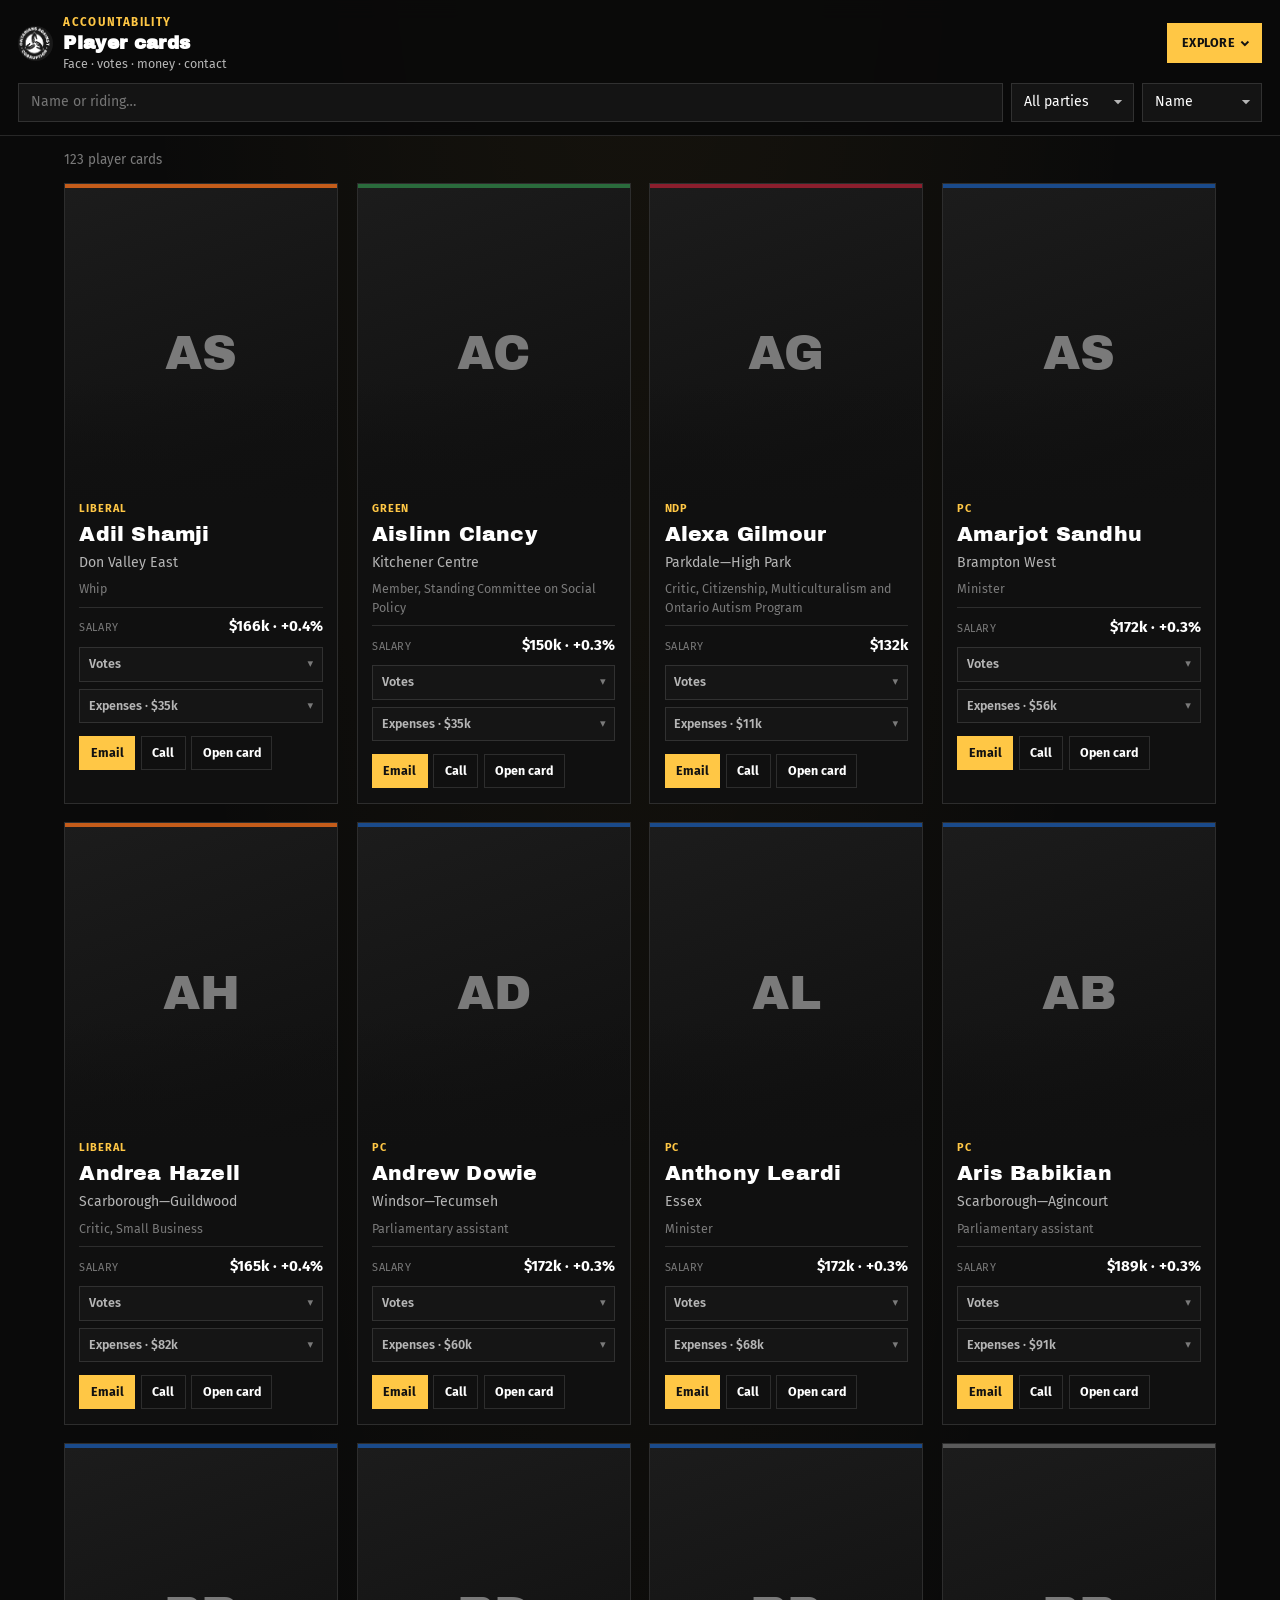
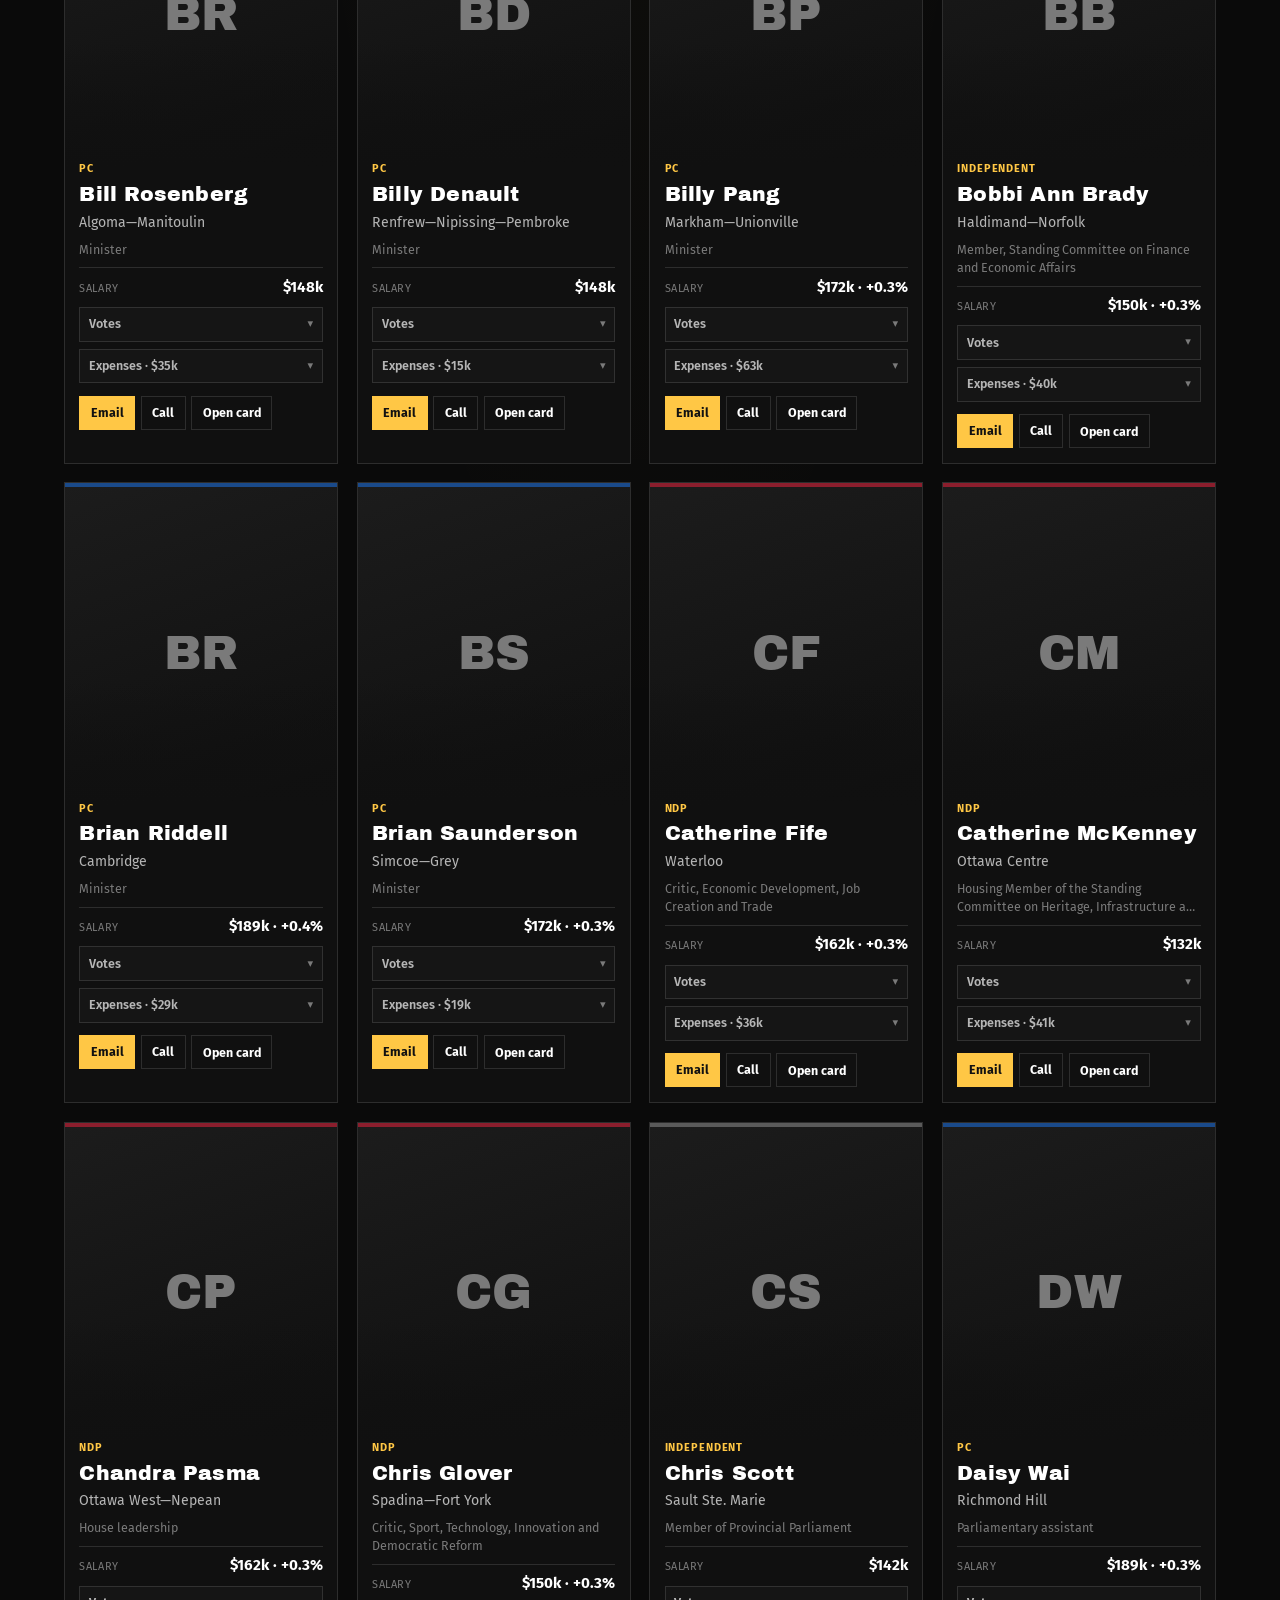
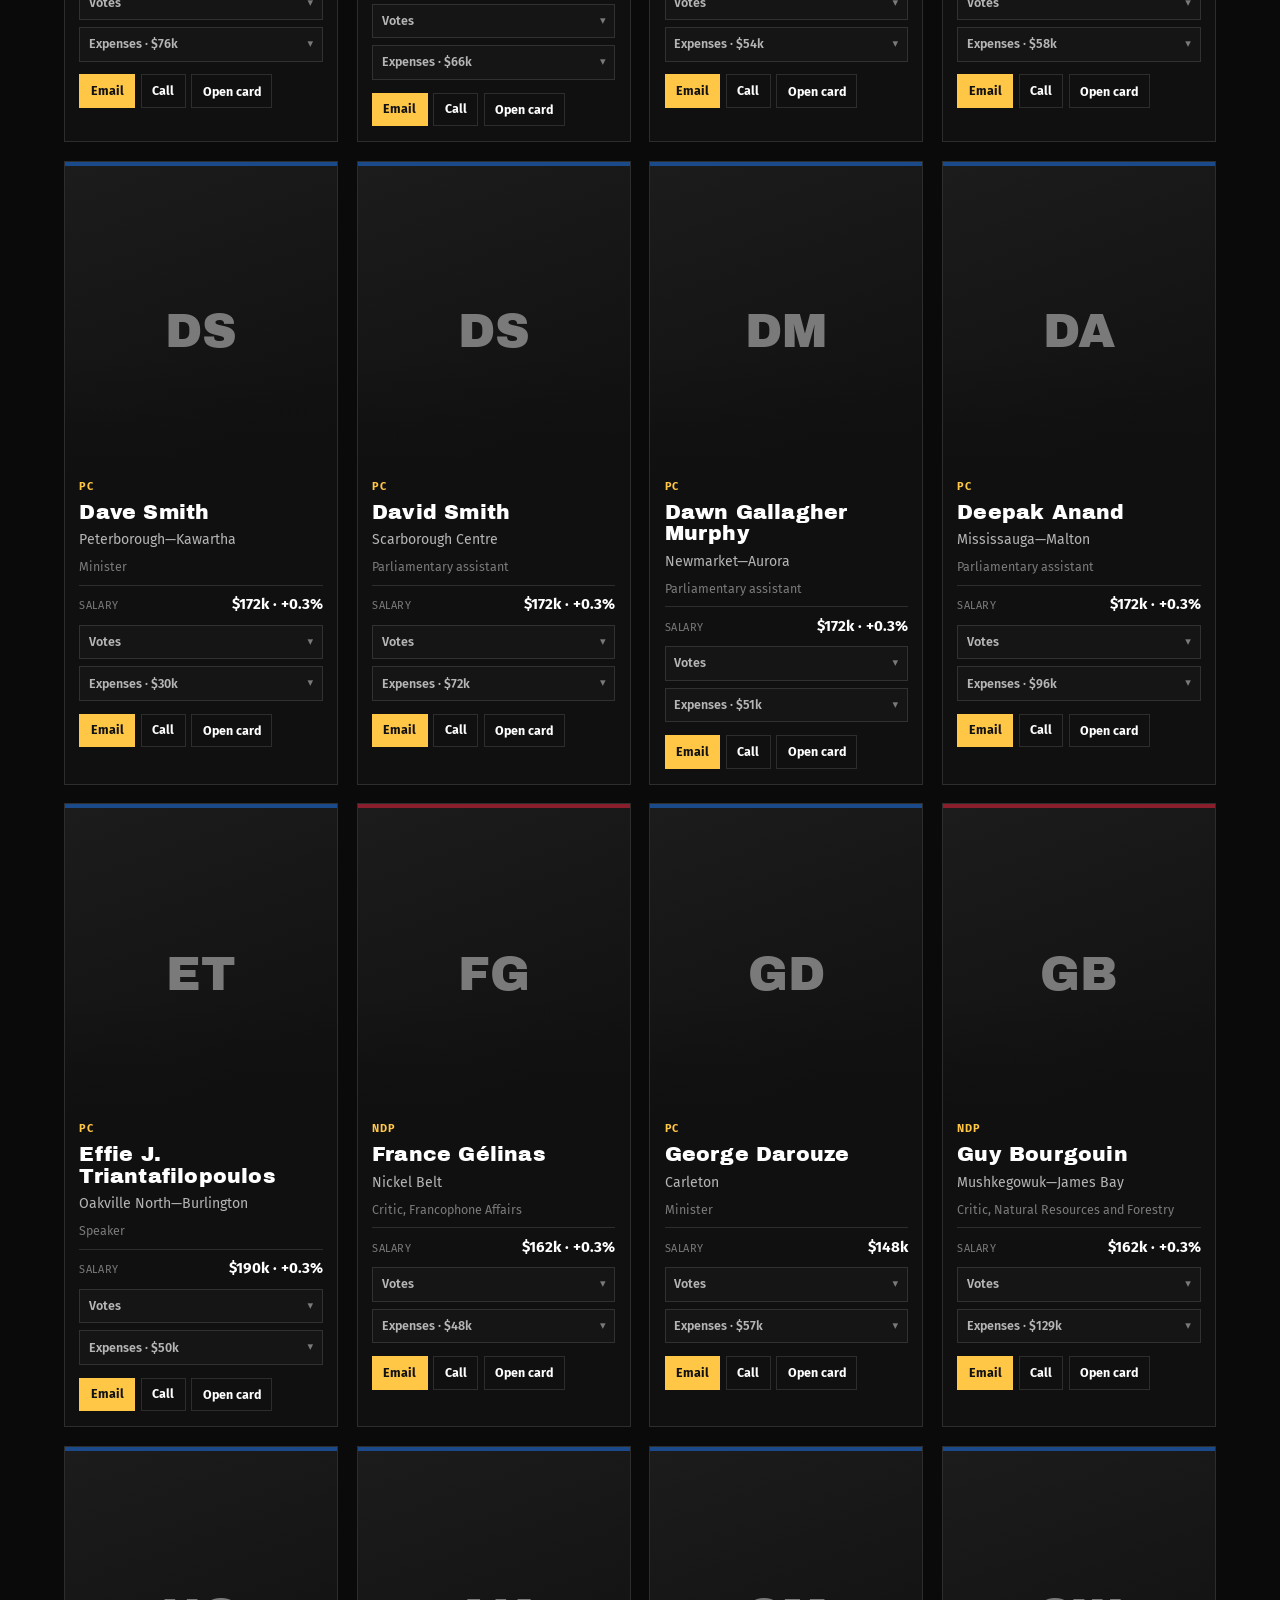
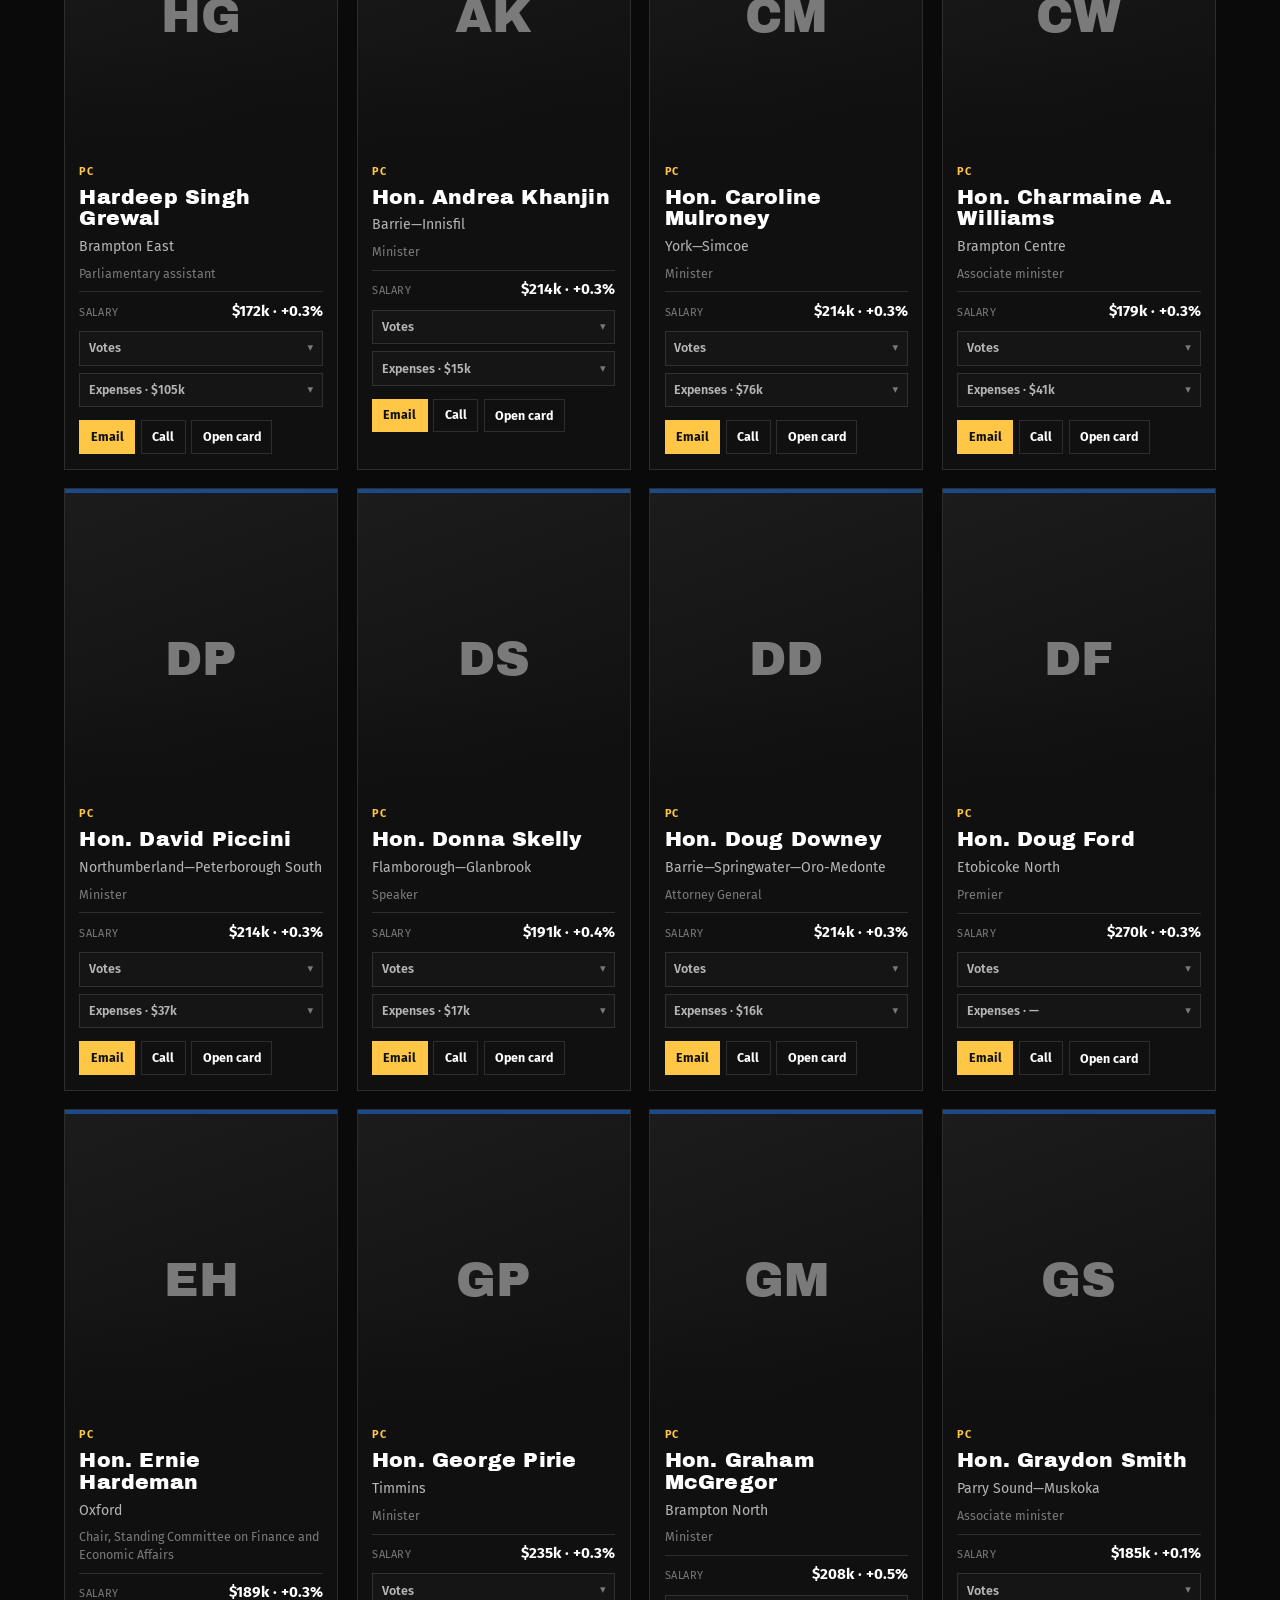
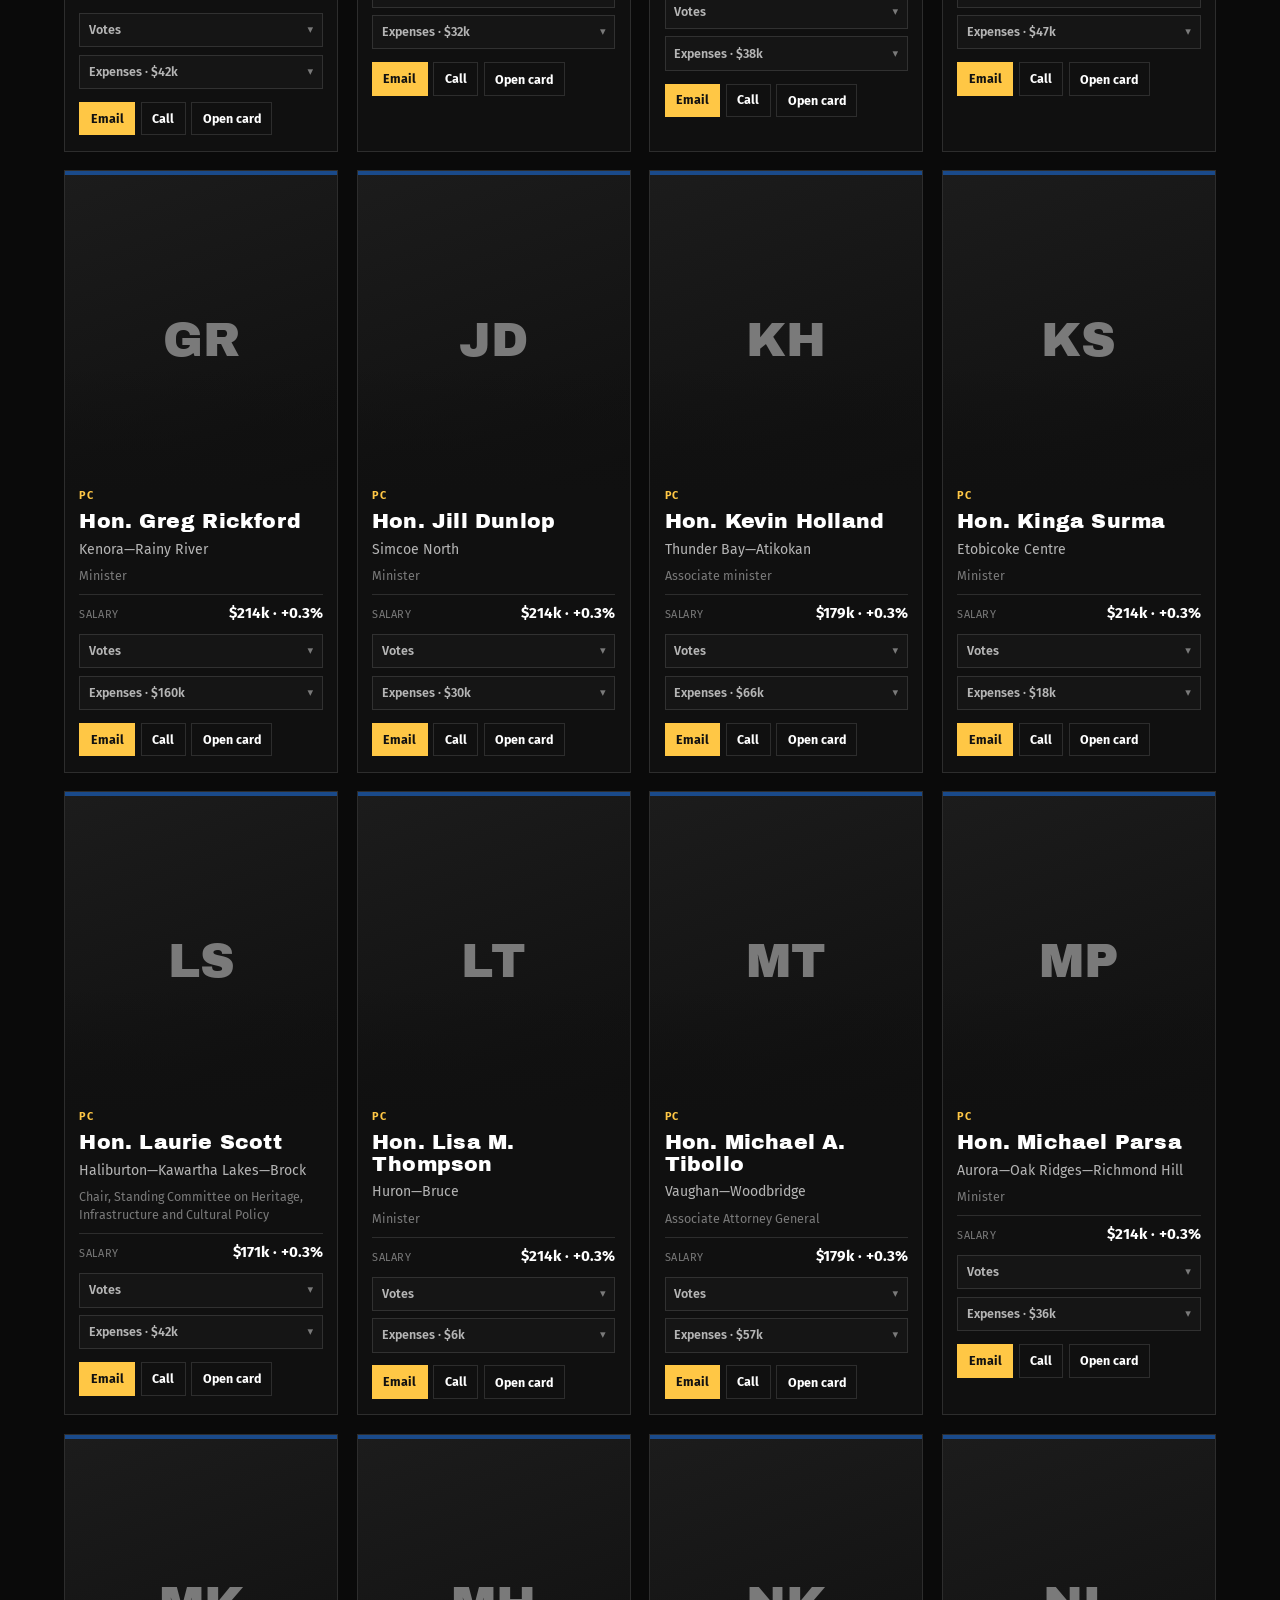
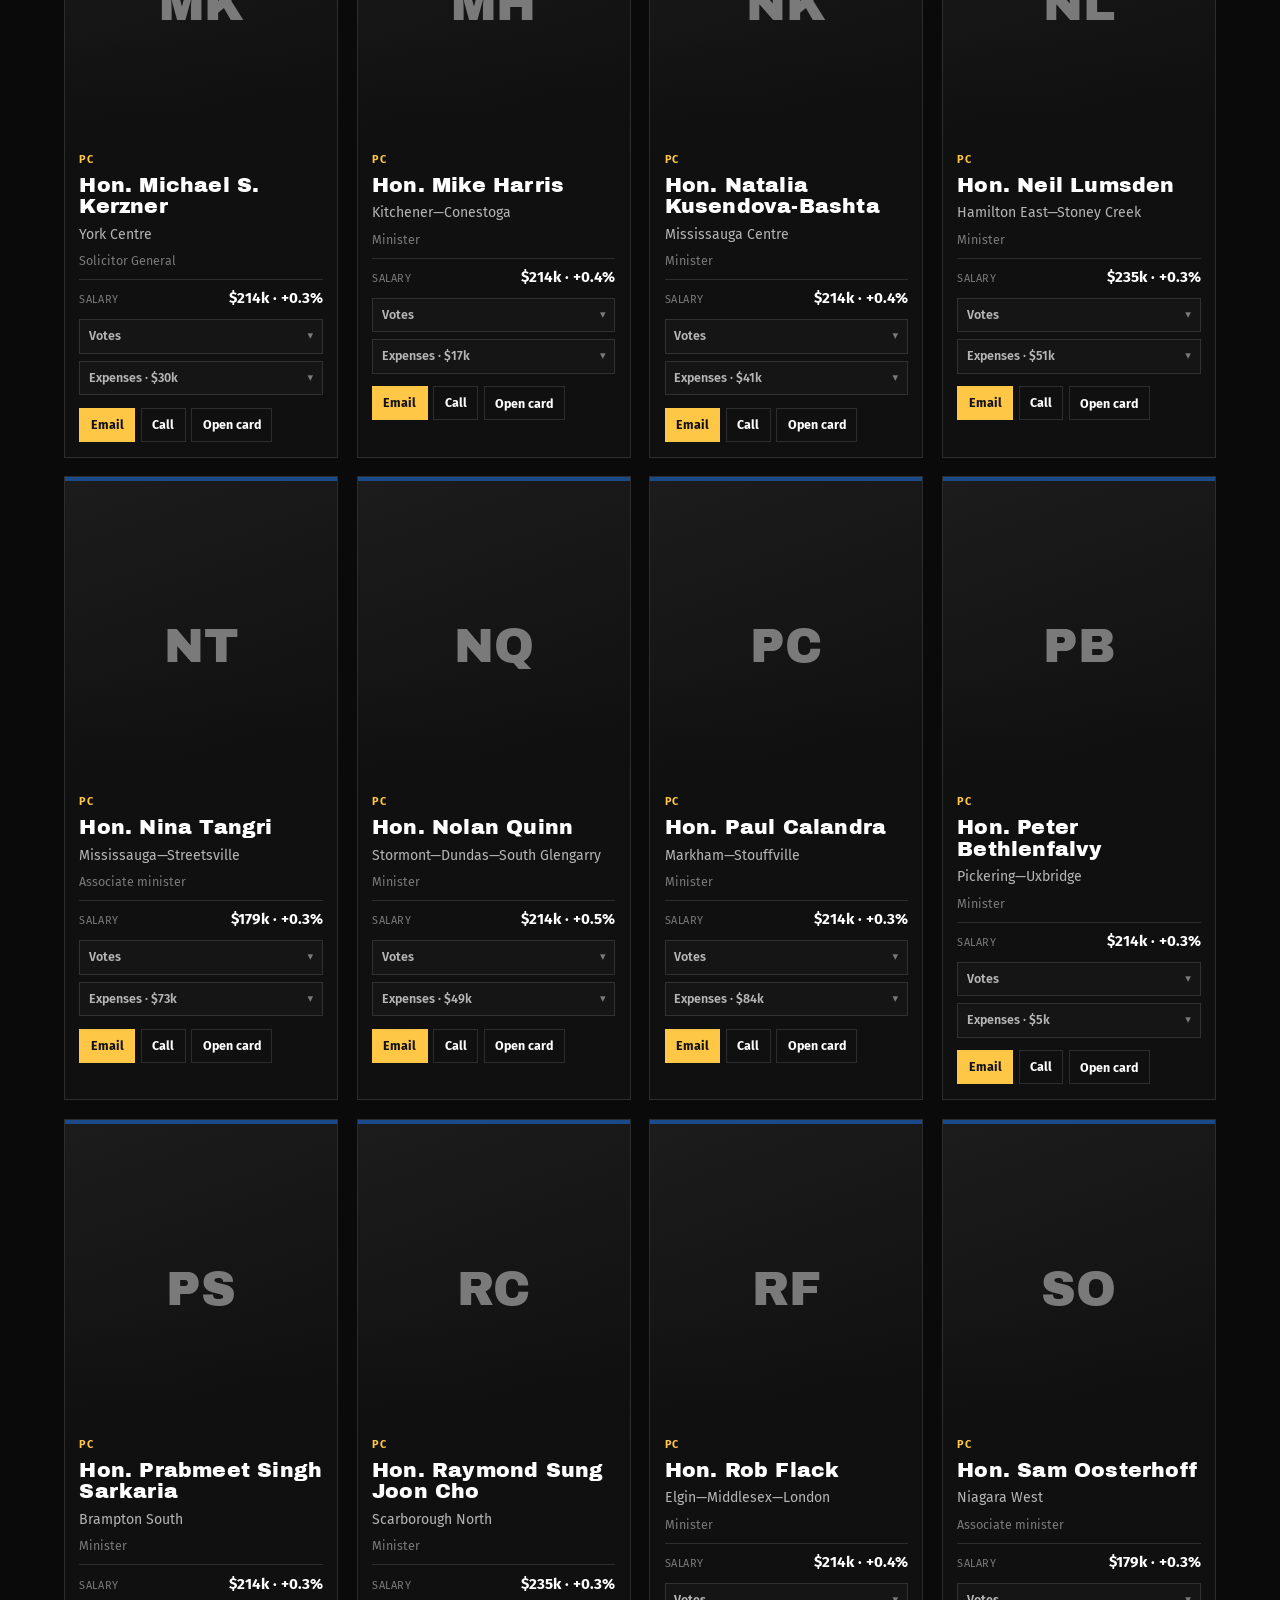
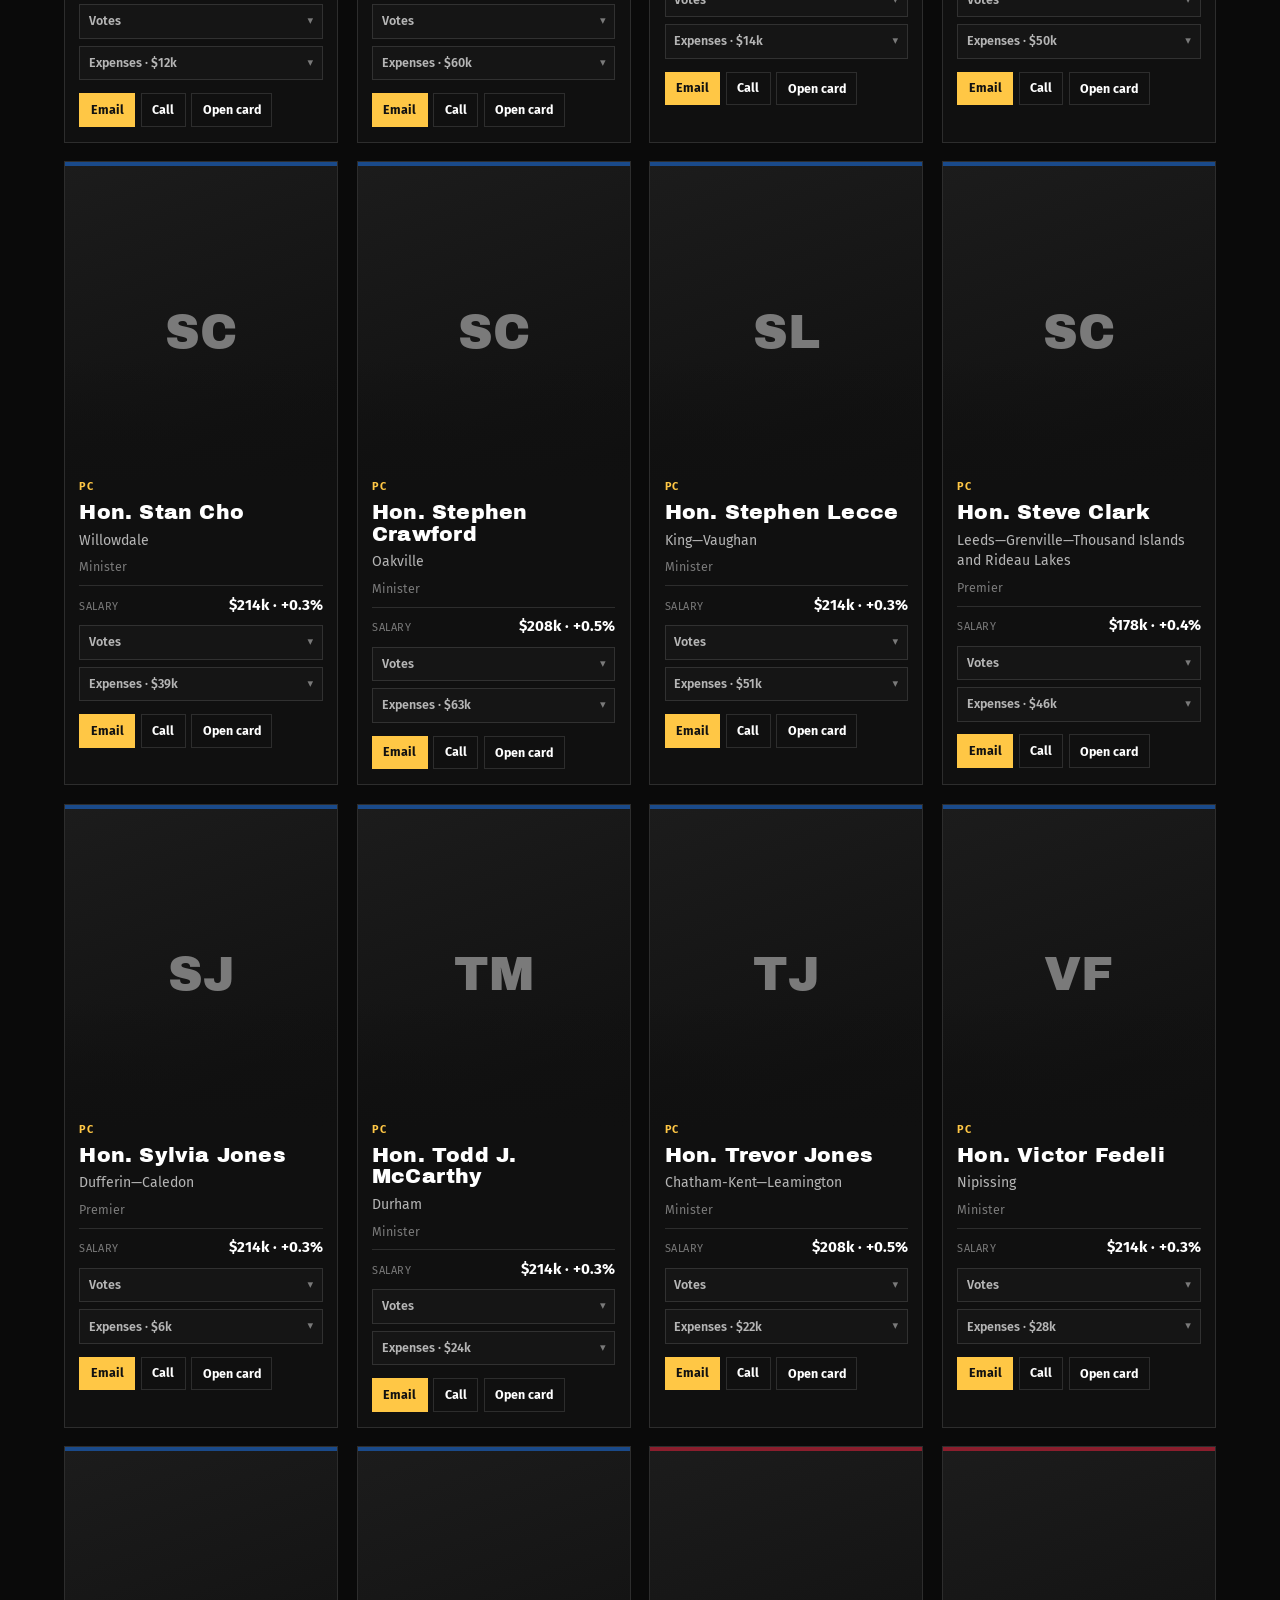
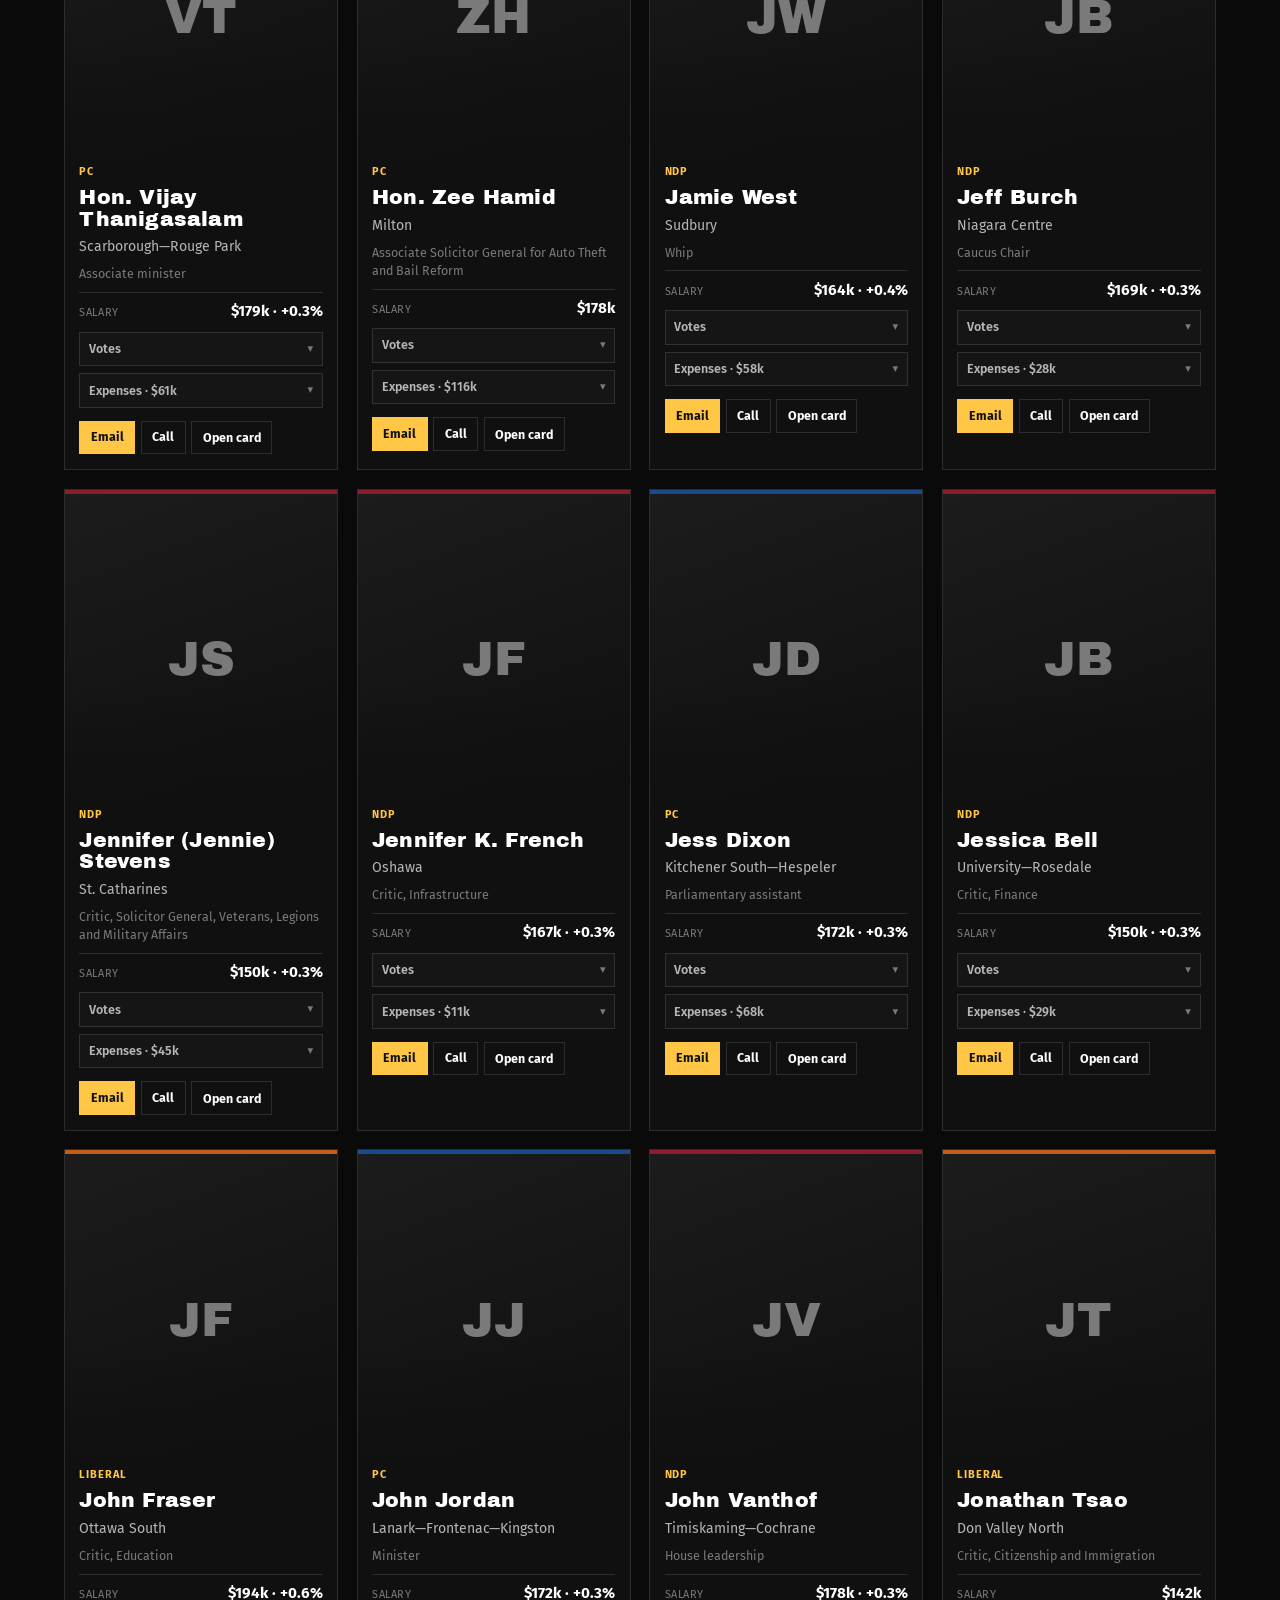
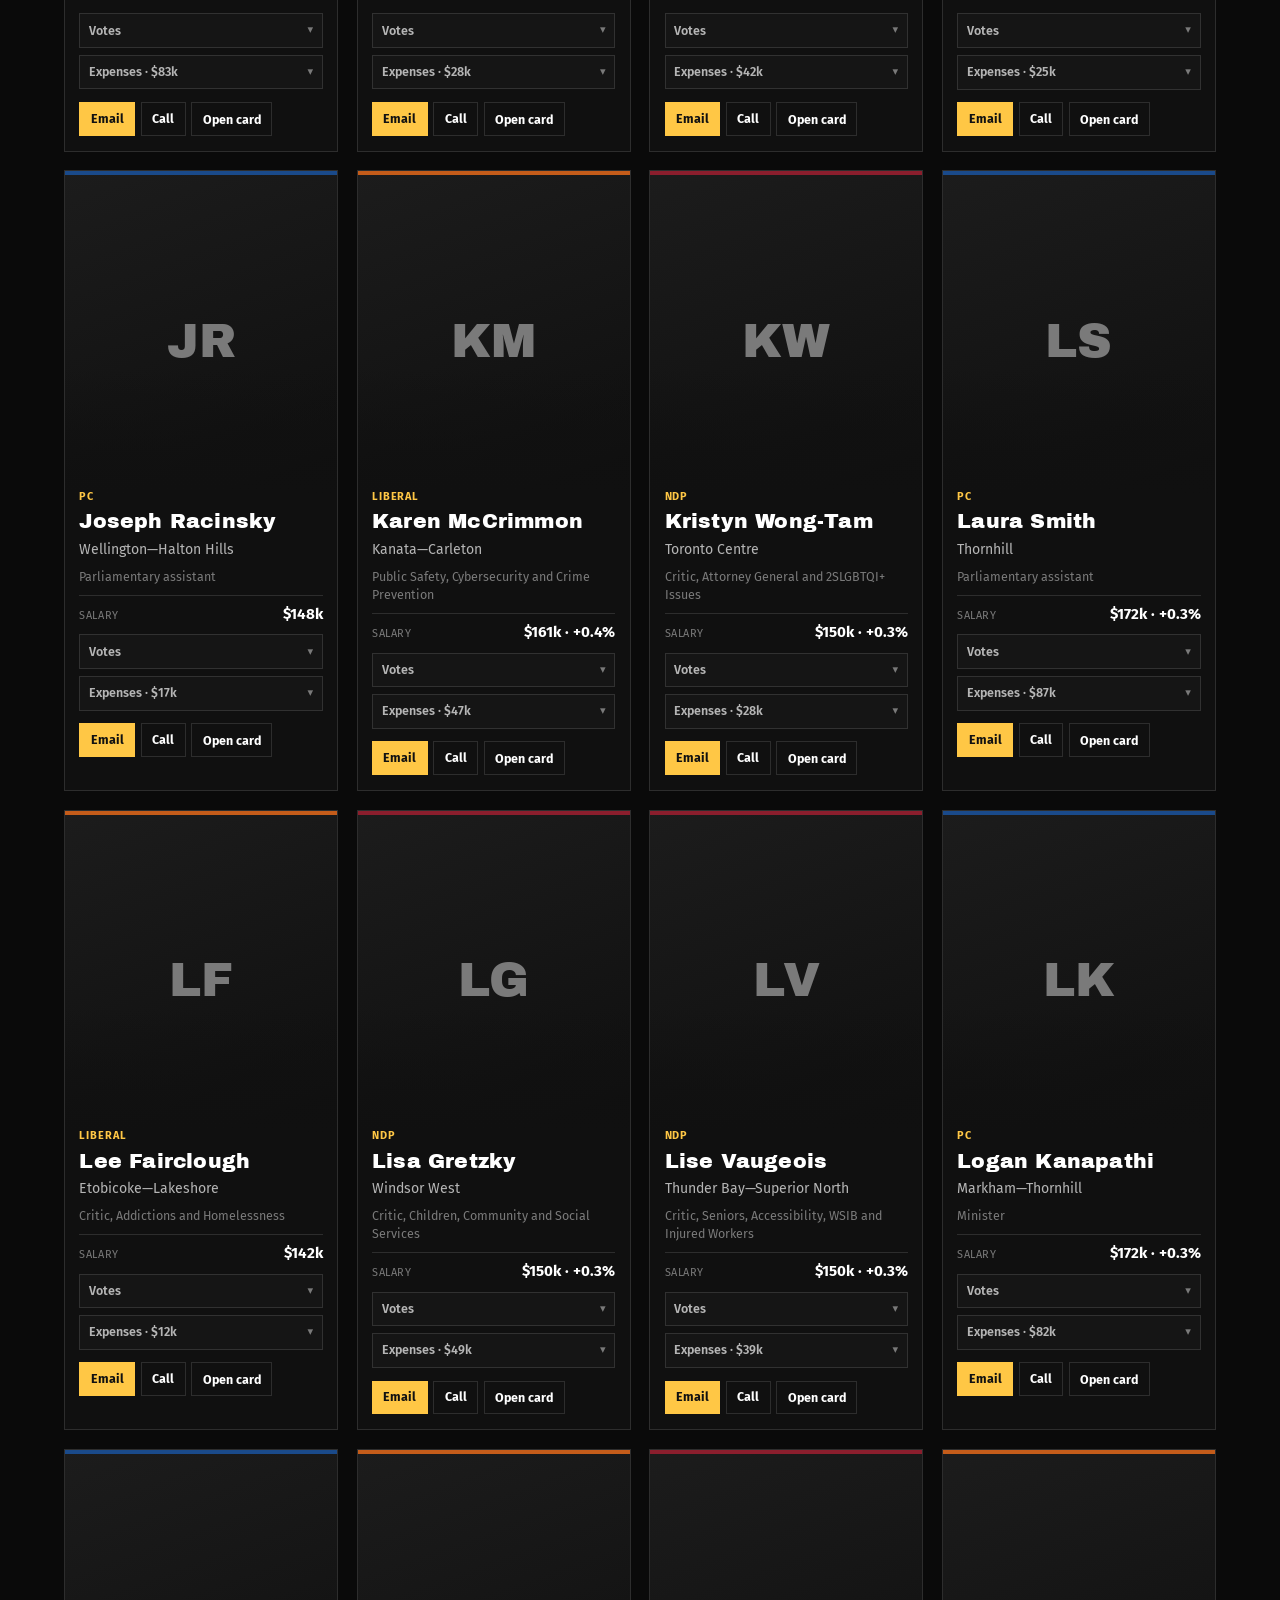
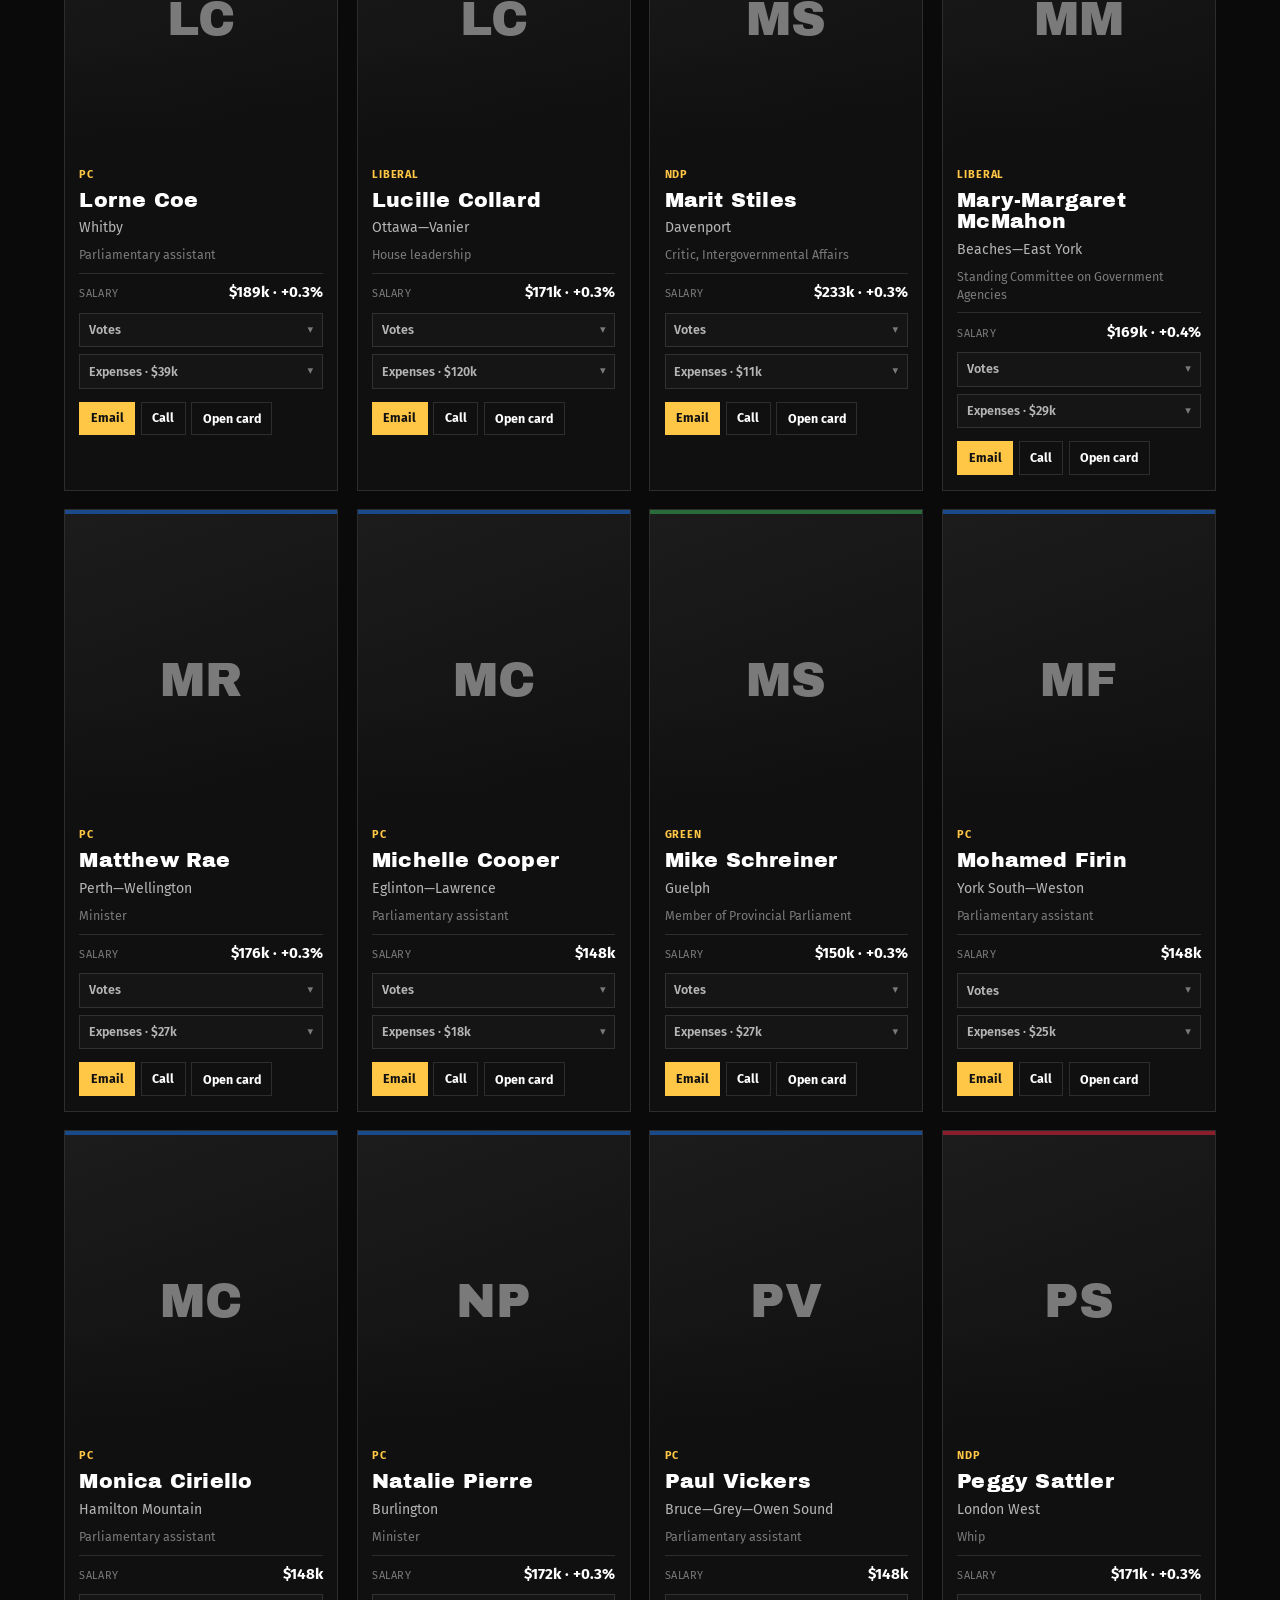
<file: cards.html>
<!DOCTYPE html>
<html lang="en">
<head>
  <meta charset="UTF-8">
  <meta name="viewport" content="width=device-width, initial-scale=1.0, viewport-fit=cover">
  <title>MPP player cards | OAC</title>
  <meta name="description" content="Ontario MPP player cards — face, riding, key votes, expenses, and contact. Built by Ontarians Against Corruption.">
  <link rel="preconnect" href="https://fonts.googleapis.com">
  <link rel="preconnect" href="https://fonts.gstatic.com" crossorigin>
  <link href="https://fonts.googleapis.com/css2?family=Archivo+Black&family=Fira+Sans:wght@400;500;600;700&display=swap" rel="stylesheet">
  <link rel="stylesheet" href="cards.css?v=5">
  <link rel="stylesheet" href="nav.css?v=2">
</head>
<body>
  <header class="top">
    <div class="top-bar">
      <div class="brand">
        <img src="assets/onac.png" alt="" width="36" height="36">
        <div>
          <a class="site-wordmark" href="landing.html">Accountability</a>
          <h1>Player cards</h1>
          <p>Face · votes · money · contact</p>
        </div>
      </div>
      <nav class="site-nav" aria-label="Accountability tools">
        <details class="site-nav-menu">
          <summary>Explore</summary>
          <div class="site-nav-panel">
            <a href="landing.html">Home<span class="hint">Accountability hub</span></a>
            <a href="./?embed=1">MPP tracker<span class="hint">Queen’s Park votes</span></a>
            <a href="meetings.html">City council watch<span class="hint">Data-centre sittings</span></a>
            <a href="map.html">Power map</a>
            <a class="current" href="cards.html" aria-current="page">Player cards</a>
            <a href="watch.html">Integrity news</a>
          </div>
        </details>
      </nav>
    </div>
    <div class="filters">
      <label class="sr" for="q">Search</label>
      <input id="q" type="search" placeholder="Name or riding…" autocomplete="off">
      <div class="filter-row">
        <label class="sr" for="party">Party</label>
        <select id="party">
          <option value="">All parties</option>
          <option value="Progressive Conservative">PC</option>
          <option value="New Democratic">NDP</option>
          <option value="Liberal">Liberal</option>
          <option value="Green">Green</option>
          <option value="Independent">Independent</option>
        </select>
        <label class="sr" for="sort">Sort</label>
        <select id="sort">
          <option value="name">Name</option>
          <option value="expenses">Expenses ↓</option>
          <option value="salary">Salary ↓</option>
          <option value="riding">Riding</option>
        </select>
      </div>
    </div>
  </header>

  <p class="count" id="count" aria-live="polite"></p>
  <main class="grid" id="grid"></main>

  <footer class="foot">
    <p>Photos &amp; roles from the Legislative Assembly of Ontario · Built by <a href="https://onac.ca/">OAC</a></p>
  </footer>

  <div class="lightbox" id="lightbox" hidden>
    <div class="lightbox-card" id="lightbox-card" role="dialog" aria-modal="true" aria-labelledby="lb-name"></div>
  </div>

  <script src="nav.js"></script>
  <script src="shared.js"></script>
  <script src="cards-app.js"></script>
</body>
</html>
</file>
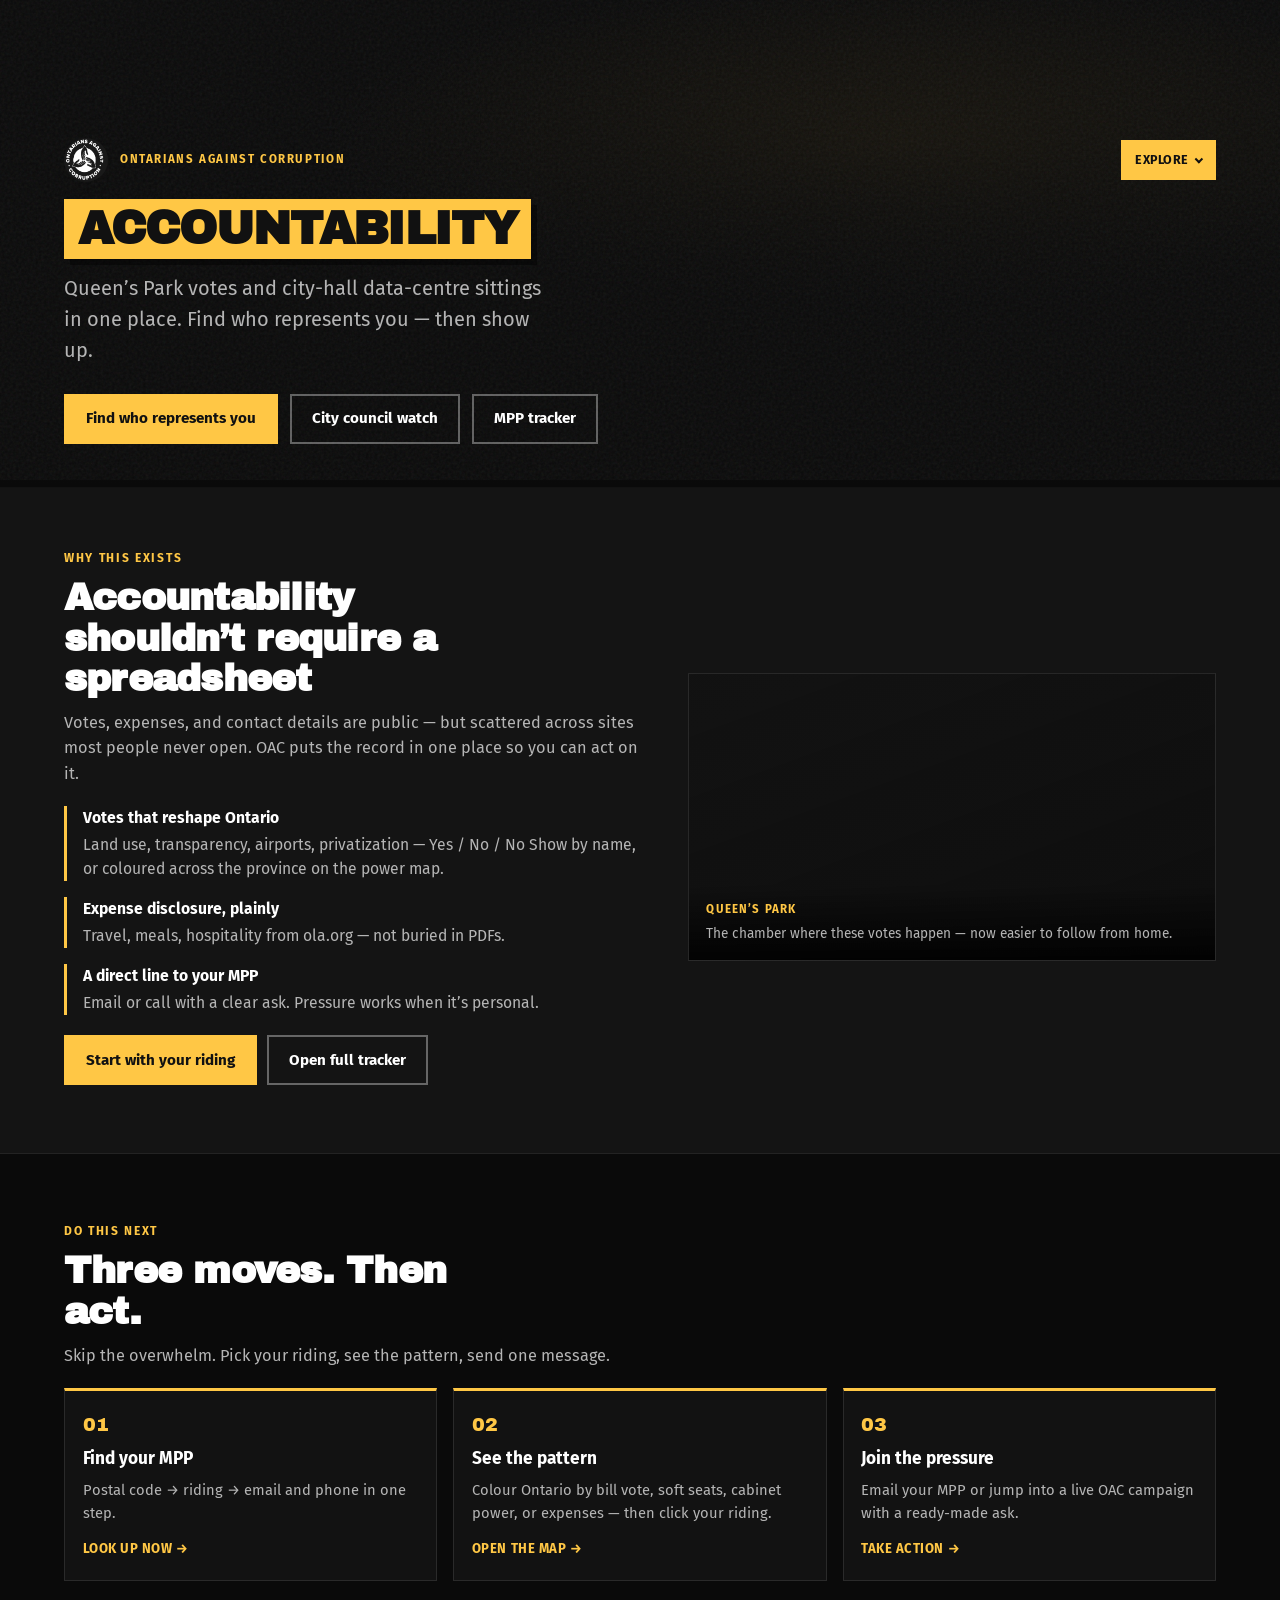
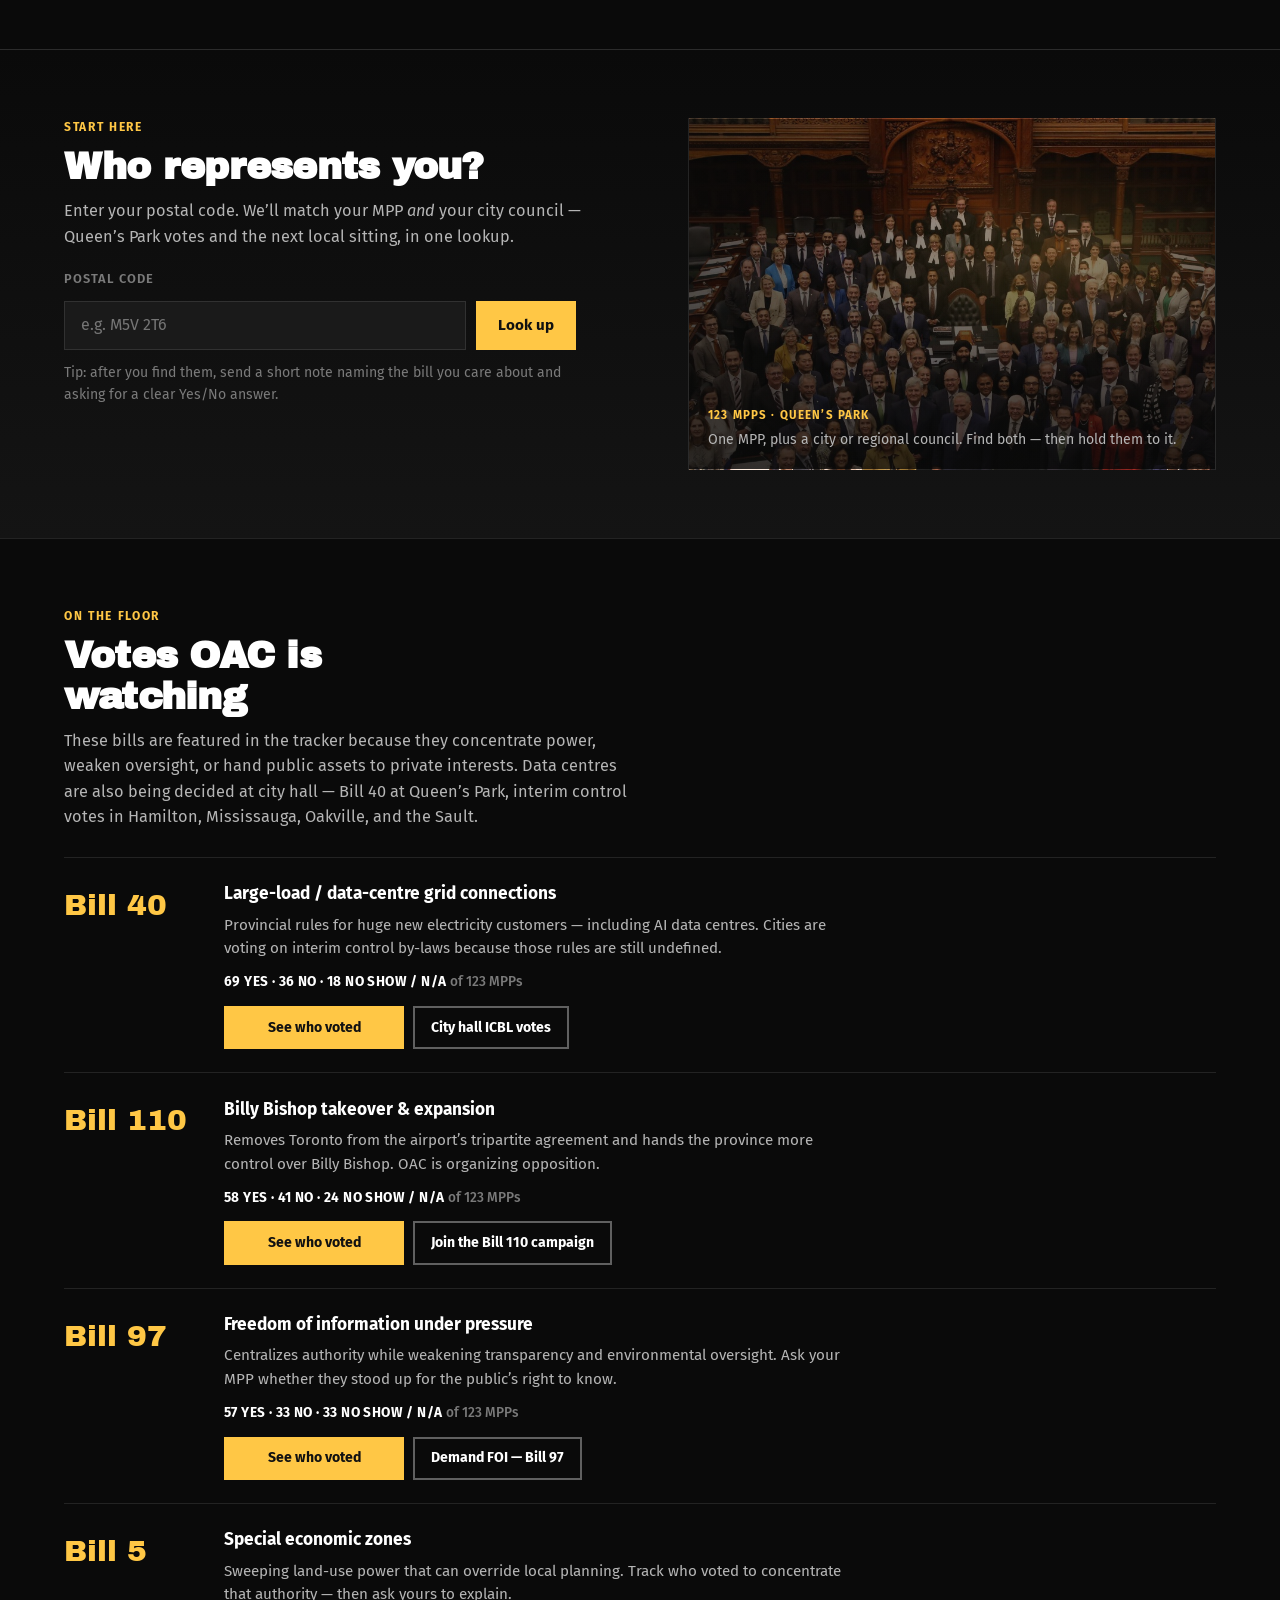
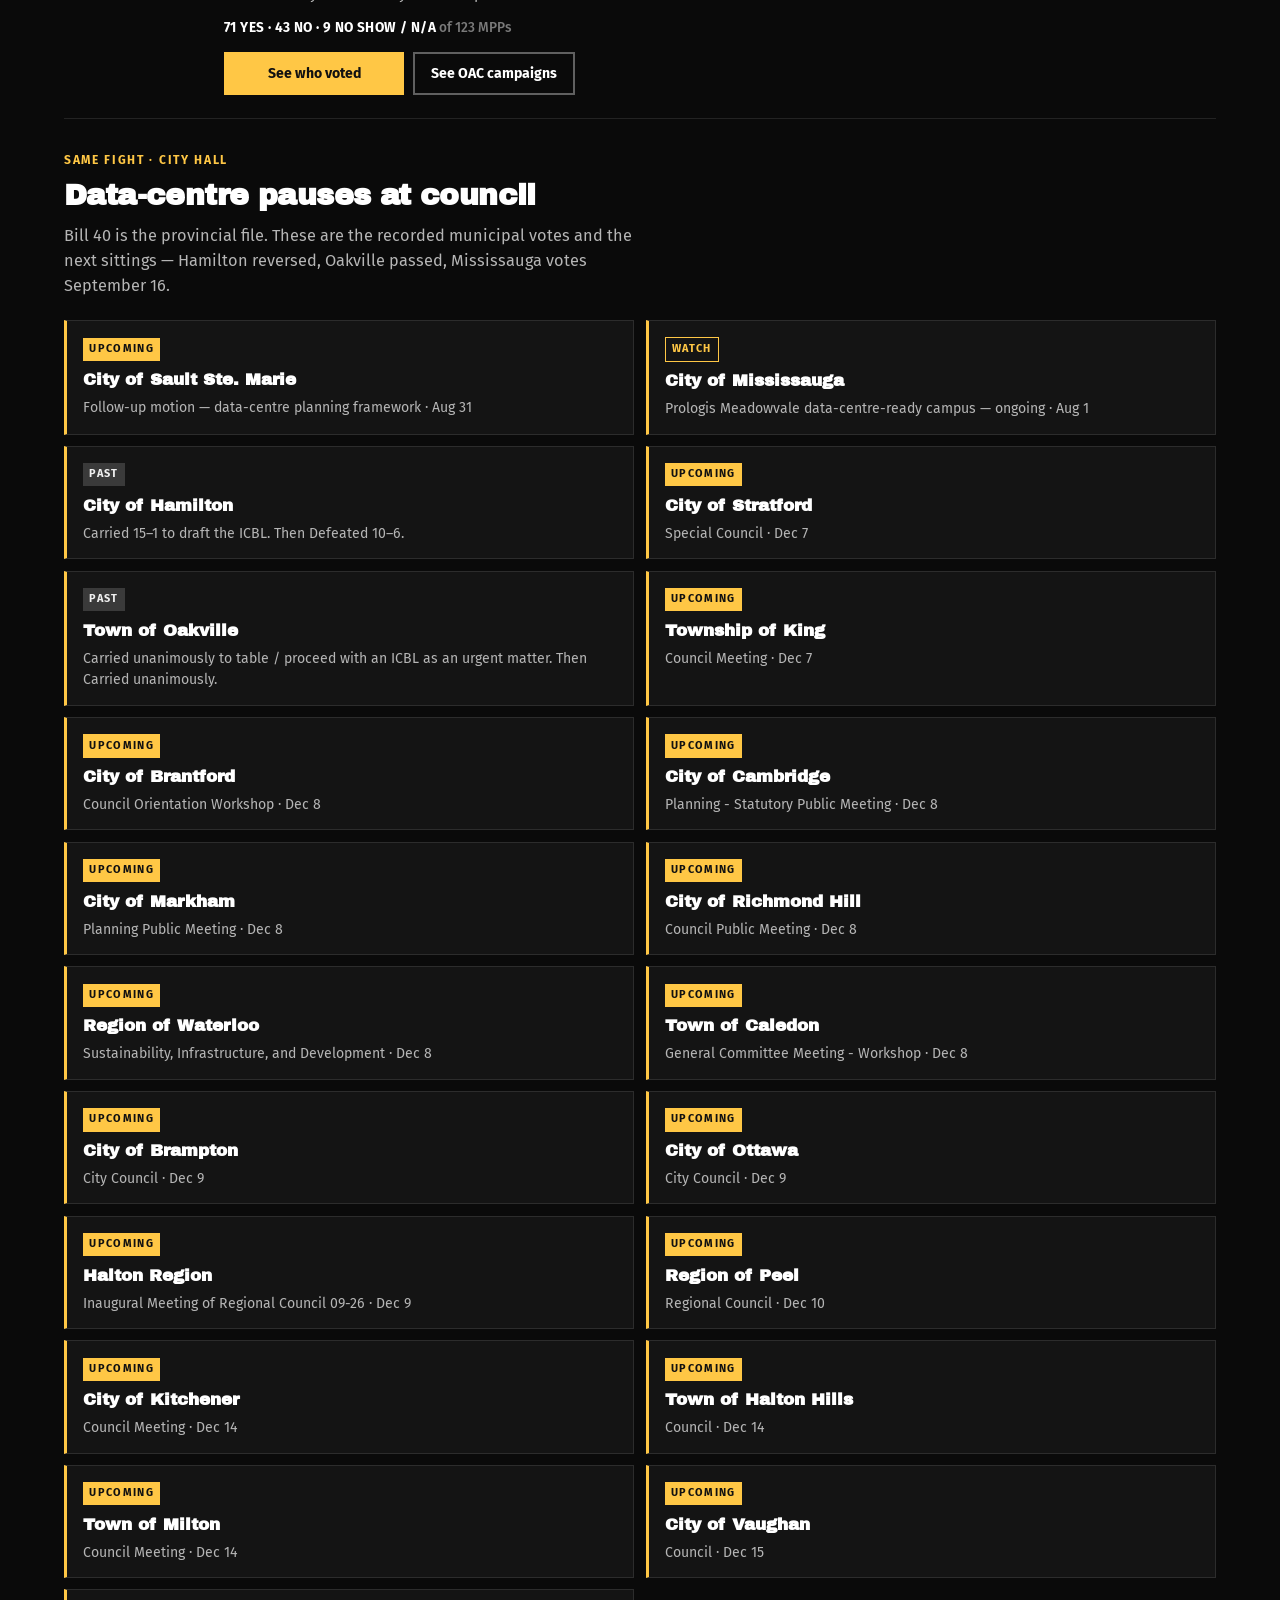
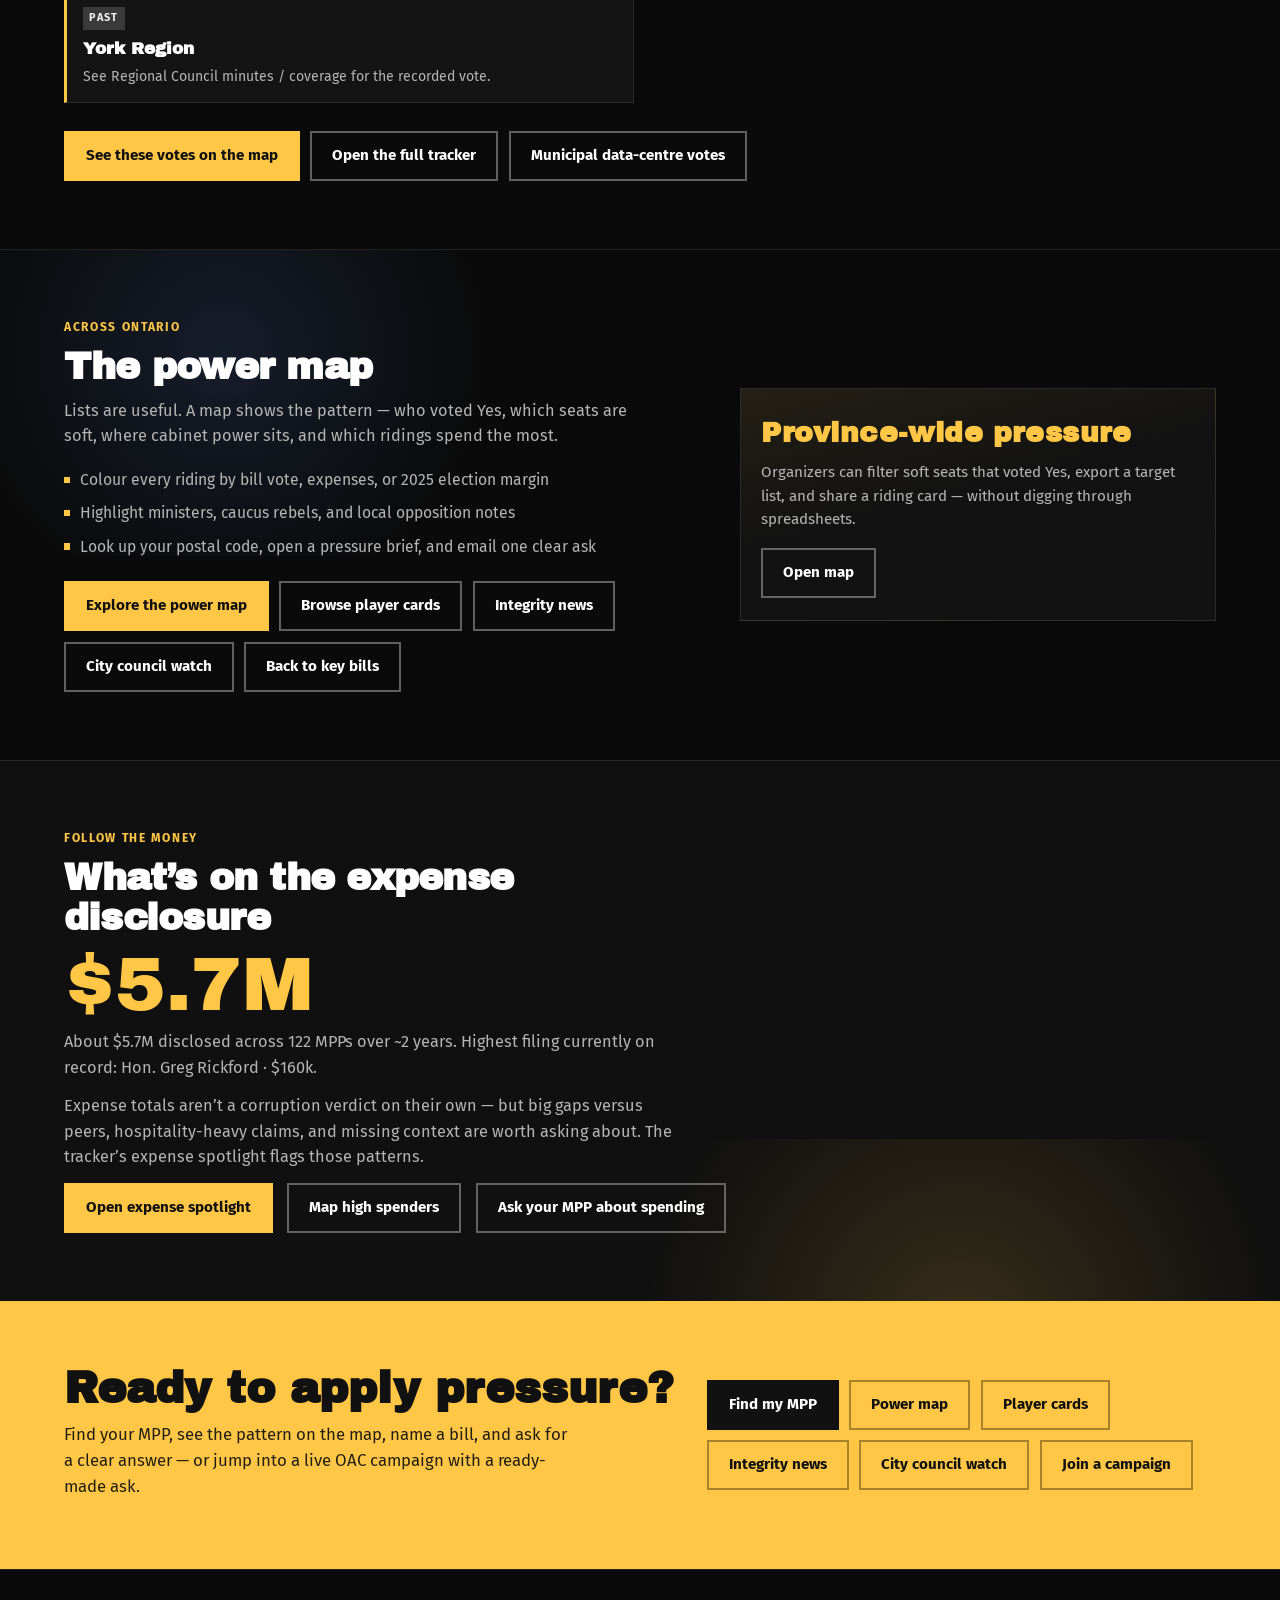
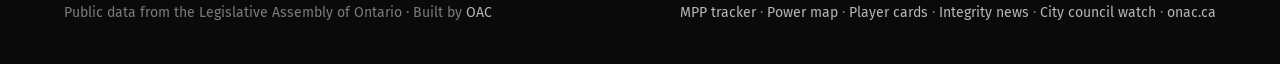
<file: landing.html>
<!DOCTYPE html>
<html lang="en">
<head>
  <meta charset="UTF-8">
  <meta name="viewport" content="width=device-width, initial-scale=1.0, viewport-fit=cover">
  <title>Accountability | Ontarians Against Corruption</title>
  <meta name="description" content="Accountability hub from Ontarians Against Corruption — MPP votes, city-council data-centre watch, power map, and player cards.">
  <link rel="preconnect" href="https://fonts.googleapis.com">
  <link rel="preconnect" href="https://fonts.gstatic.com" crossorigin>
  <link href="https://fonts.googleapis.com/css2?family=Archivo+Black&family=Fira+Sans:wght@400;500;600;700&display=swap" rel="stylesheet">
  <link rel="stylesheet" href="nav.css?v=2">
  <style>
    :root {
      --bg: #0a0a0a;
      --bg-2: #141414;
      --ink: #ffffff;
      --muted: #b5b5b5;
      --dim: #7a7a7a;
      --yellow: #ffc745;
      --yellow-ink: #111111;
      --line: rgba(255, 255, 255, 0.1);
      --font: "Fira Sans", system-ui, sans-serif;
      --display: "Archivo Black", "Fira Sans", sans-serif;
      --max: 72rem;
    }

    *, *::before, *::after { box-sizing: border-box; margin: 0; padding: 0; }
    html { scroll-behavior: smooth; }
    body {
      font-family: var(--font);
      background: var(--bg);
      color: var(--ink);
      line-height: 1.55;
      -webkit-font-smoothing: antialiased;
    }
    a { color: inherit; }

    .skip { position: absolute; left: -999px; top: 0; }
    .skip:focus {
      left: 1rem; top: 1rem; z-index: 100;
      background: var(--yellow); color: var(--yellow-ink);
      padding: 0.5rem 0.75rem;
    }

    .hero {
      position: relative;
      min-height: clamp(22rem, 58svh, 30rem);
      display: grid;
      align-items: end;
      overflow: visible;
      isolation: isolate;
    }

    .hero-media {
      position: absolute;
      inset: 0;
      z-index: -2;
      overflow: hidden;
      background:
        linear-gradient(180deg, rgba(10, 10, 10, 0.4) 0%, rgba(10, 10, 10, 0.78) 50%, var(--bg) 100%),
        radial-gradient(ellipse 80% 60% at 70% 30%, rgba(255, 199, 69, 0.12), transparent 55%),
        url("https://upload.wikimedia.org/wikipedia/commons/thumb/9/95/Queen%27s_Park_-_Toronto_-_2010_%28cropped-rotated%29.jpg/3840px-Queen%27s_Park_-_Toronto_-_2010_%28cropped-rotated%29.jpg") center/cover no-repeat;
      transform: scale(1.03);
      animation: heroDrift 18s ease-in-out infinite alternate;
    }

    @keyframes heroDrift {
      from { transform: scale(1.03) translate3d(0, 0, 0); }
      to { transform: scale(1.06) translate3d(-1%, -0.6%, 0); }
    }

    .hero-grain {
      position: absolute;
      inset: 0;
      z-index: -1;
      opacity: 0.07;
      pointer-events: none;
      overflow: hidden;
      background-image: url("data:image/svg+xml,%3Csvg viewBox='0 0 200 200' xmlns='http://www.w3.org/2000/svg'%3E%3Cfilter id='n'%3E%3CfeTurbulence type='fractalNoise' baseFrequency='0.85' numOctaves='4' stitchTiles='stitch'/%3E%3C/filter%3E%3Crect width='100%25' height='100%25' filter='url(%23n)'/%3E%3C/svg%3E");
    }

    .hero-inner {
      width: min(100% - 2rem, var(--max));
      margin: 0 auto;
      padding: 3rem 0 2.25rem;
    }

    .brand-row {
      display: flex;
      align-items: center;
      justify-content: space-between;
      gap: 0.75rem;
      margin-bottom: 1.1rem;
      position: relative;
      z-index: 40;
      animation: brandFade 0.8s ease both;
    }
    @keyframes brandFade {
      from { opacity: 0; }
      to { opacity: 1; }
    }
    .brand-row .brand-id {
      display: flex;
      align-items: center;
      gap: 0.75rem;
      min-width: 0;
    }

    .brand-row img {
      width: 2.75rem;
      height: 2.75rem;
      border-radius: 50%;
      background: #000;
    }

    .brand-row span {
      font-size: 0.72rem;
      font-weight: 700;
      letter-spacing: 0.14em;
      text-transform: uppercase;
      color: var(--yellow);
    }

    .hero-plate {
      display: inline-block;
      max-width: 100%;
      background: var(--yellow);
      color: var(--yellow-ink);
      font-family: var(--display);
      font-size: clamp(1.35rem, 7.2vw, 2.85rem);
      line-height: 0.92;
      letter-spacing: -0.02em;
      padding: 0.22em 0.3em 0.18em;
      margin-bottom: 0.85rem;
      animation: rise 0.9s 0.08s ease both;
      box-shadow: 6px 6px 0 rgba(0, 0, 0, 0.4);
      position: relative;
      z-index: 1;
    }

    .hero-cta {
      display: flex;
      flex-wrap: wrap;
      gap: 0.75rem;
      position: relative;
      z-index: 1;
      animation: rise 0.9s 0.24s ease both;
    }

    .hero-lead {
      max-width: 30rem;
      font-size: clamp(1.05rem, 2.4vw, 1.25rem);
      color: var(--muted);
      margin-bottom: 1.75rem;
      position: relative;
      z-index: 1;
      animation: rise 0.9s 0.16s ease both;
    }

    @keyframes rise {
      from { opacity: 0; transform: translateY(18px); }
      to { opacity: 1; transform: none; }
    }

    .btn {
      display: inline-flex;
      align-items: center;
      justify-content: center;
      min-height: 3rem;
      padding: 0.7rem 1.25rem;
      font-family: var(--font);
      font-size: 0.95rem;
      font-weight: 700;
      text-decoration: none;
      border: 2px solid transparent;
      cursor: pointer;
      transition: transform 0.2s ease, background 0.2s ease, color 0.2s ease, border-color 0.2s ease;
    }
    .btn:hover { transform: translateY(-1px); }
    .btn-primary { background: var(--yellow); color: var(--yellow-ink); }
    .btn-primary:hover { background: #ffd56d; }
    .btn-ghost {
      background: transparent;
      color: var(--ink);
      border-color: rgba(255, 255, 255, 0.35);
    }
    .btn-ghost:hover { border-color: var(--yellow); color: var(--yellow); }

    section { padding: clamp(2.75rem, 6vw, 4.25rem) 0; }
    .wrap {
      width: min(100% - 2rem, var(--max));
      margin: 0 auto;
    }

    .section-kicker {
      font-size: 0.75rem;
      font-weight: 700;
      letter-spacing: 0.14em;
      text-transform: uppercase;
      color: var(--yellow);
      margin-bottom: 0.65rem;
    }

    .section-title {
      font-family: var(--display);
      font-size: clamp(1.55rem, 4vw, 2.35rem);
      line-height: 1.08;
      letter-spacing: -0.02em;
      margin-bottom: 0.65rem;
      max-width: 18ch;
    }

    .section-copy {
      max-width: 36rem;
      color: var(--muted);
      font-size: 1.02rem;
      margin-bottom: 1.25rem;
    }

    .section-copy + .section-copy { margin-top: -0.5rem; }

    .section-actions {
      display: flex;
      flex-wrap: wrap;
      gap: 0.65rem;
      margin-top: 1.25rem;
    }

    /* Why — two column with chamber visual */
    .why {
      border-top: 1px solid var(--line);
      background: var(--bg-2);
    }

    .why-grid {
      display: grid;
      grid-template-columns: 1.05fr 0.95fr;
      gap: 2rem 2.5rem;
      align-items: center;
    }

    @media (max-width: 860px) {
      .why-grid { grid-template-columns: 1fr; }
    }

    .why-visual {
      position: relative;
      min-height: 18rem;
      border: 1px solid var(--line);
      overflow: hidden;
      background:
        linear-gradient(160deg, rgba(10, 10, 10, 0.15), rgba(10, 10, 10, 0.55)),
        url("https://onac.ca/wp-content/uploads/2026/07/house.jpg") center/cover no-repeat;
    }

    .why-visual-caption {
      position: absolute;
      left: 0;
      right: 0;
      bottom: 0;
      padding: 1rem 1.1rem;
      background: linear-gradient(transparent, rgba(0, 0, 0, 0.85));
      font-size: 0.85rem;
      color: var(--muted);
    }

    .why-visual-caption strong {
      display: block;
      color: var(--yellow);
      font-size: 0.72rem;
      letter-spacing: 0.1em;
      text-transform: uppercase;
      margin-bottom: 0.25rem;
    }

    .why-points {
      display: grid;
      gap: 1rem;
      margin-top: 0.35rem;
      max-width: 36rem;
    }

    .why-points li {
      list-style: none;
      padding-left: 1rem;
      border-left: 3px solid var(--yellow);
      color: var(--muted);
      font-size: 0.98rem;
    }

    .why-points strong {
      display: block;
      color: var(--ink);
      margin-bottom: 0.15rem;
    }

    /* Steps as action cards */
    .path {
      background: var(--bg);
      border-top: 1px solid var(--line);
    }

    .path-grid {
      display: grid;
      grid-template-columns: repeat(3, 1fr);
      gap: 1rem;
      margin-top: 0.35rem;
      counter-reset: step;
    }

    @media (max-width: 800px) {
      .path-grid { grid-template-columns: 1fr; }
    }

    .path-step {
      display: block;
      text-decoration: none;
      border: 1px solid var(--line);
      border-top: 3px solid var(--yellow);
      padding: 1.15rem 1.1rem 1.2rem;
      background: #121212;
      transition: border-color 0.2s ease, transform 0.2s ease, background 0.2s ease;
    }

    .path-step:hover {
      border-color: rgba(255, 199, 69, 0.45);
      background: #181818;
      transform: translateY(-2px);
    }

    .path-step::before {
      counter-increment: step;
      content: "0" counter(step);
      display: block;
      font-family: var(--display);
      font-size: 1.2rem;
      color: var(--yellow);
      margin-bottom: 0.45rem;
    }

    .path-step h3 {
      font-size: 1.08rem;
      font-weight: 700;
      margin-bottom: 0.35rem;
    }

    .path-step p {
      color: var(--muted);
      font-size: 0.92rem;
      margin-bottom: 0.75rem;
    }

    .path-step .path-go {
      font-size: 0.82rem;
      font-weight: 700;
      letter-spacing: 0.04em;
      text-transform: uppercase;
      color: var(--yellow);
    }

    /* Find */
    .find {
      background: linear-gradient(180deg, var(--bg) 0%, var(--bg-2) 100%);
      border-top: 1px solid var(--line);
    }

    .find-grid {
      display: grid;
      grid-template-columns: 1.05fr 0.95fr;
      gap: 2rem 2.5rem;
      align-items: stretch;
    }

    @media (max-width: 860px) {
      .find-grid { grid-template-columns: 1fr; }
      .find-visual { min-height: 16rem; order: -1; }
    }

    .find-visual {
      position: relative;
      min-height: 22rem;
      border: 1px solid var(--line);
      overflow: hidden;
      background:
        url("assets/mpp-chamber.jpg") center 20% / cover no-repeat;
    }

    .find-visual::before {
      content: "";
      position: absolute;
      inset: 0;
      background:
        linear-gradient(105deg, rgba(10, 10, 10, 0.55) 0%, rgba(10, 10, 10, 0.2) 45%, rgba(10, 10, 10, 0.35) 100%),
        linear-gradient(180deg, rgba(10, 10, 10, 0.15) 0%, rgba(10, 10, 10, 0.75) 100%);
      pointer-events: none;
    }

    .find-visual::after {
      content: "";
      position: absolute;
      inset: 0;
      background: radial-gradient(ellipse 70% 50% at 70% 40%, rgba(255, 199, 69, 0.14), transparent 60%);
      pointer-events: none;
    }

    .find-visual-caption {
      position: absolute;
      left: 0;
      right: 0;
      bottom: 0;
      z-index: 1;
      padding: 1.15rem 1.2rem;
      font-size: 0.88rem;
      color: var(--muted);
    }

    .find-visual-caption strong {
      display: block;
      color: var(--yellow);
      font-size: 0.72rem;
      letter-spacing: 0.1em;
      text-transform: uppercase;
      margin-bottom: 0.3rem;
    }

    .find-form {
      display: grid;
      gap: 0.75rem;
      max-width: 32rem;
    }

    .find-form label {
      font-size: 0.8rem;
      font-weight: 600;
      text-transform: uppercase;
      letter-spacing: 0.08em;
      color: var(--dim);
    }

    .find-row {
      display: flex;
      flex-wrap: wrap;
      gap: 0.65rem;
    }

    .find-row input {
      flex: 1 1 14rem;
      min-height: 3rem;
      padding: 0.7rem 1rem;
      border: 1px solid var(--line);
      background: #1a1a1a;
      color: var(--ink);
      font: inherit;
      font-size: 16px;
    }

    .find-row input:focus {
      outline: 2px solid var(--yellow);
      outline-offset: 1px;
    }

    .find-hint {
      font-size: 0.88rem;
      color: var(--dim);
      max-width: 32rem;
    }

    .find-status {
      min-height: 1.25rem;
      font-size: 0.9rem;
      color: var(--muted);
    }
    .find-status.is-error { color: #f07178; }
    .find-status.is-loading { color: var(--dim); }

    .find-result {
      margin-top: 1.25rem;
      max-width: 34rem;
      border-left: 4px solid var(--yellow);
      padding: 1rem 0 1rem 1.1rem;
      display: none;
    }
    .find-result.is-on { display: block; animation: rise 0.45s ease both; }
    .find-result h3 {
      font-size: 1.35rem;
      font-weight: 700;
      margin-bottom: 0.2rem;
    }
    .find-result p {
      color: var(--muted);
      margin-bottom: 0.65rem;
    }
    .find-result .nudge {
      font-size: 0.92rem;
      color: var(--ink);
      margin-bottom: 0.95rem;
    }
    .find-actions {
      display: flex;
      flex-wrap: wrap;
      gap: 0.55rem;
    }
    .find-council {
      margin-top: 1.15rem;
      padding-top: 1.05rem;
      border-top: 1px solid var(--line);
    }
    .find-council .kicker {
      font-size: 0.72rem;
      font-weight: 700;
      letter-spacing: 0.08em;
      text-transform: uppercase;
      color: var(--dim);
      margin-bottom: 0.3rem;
    }
    .find-council h4 {
      font-size: 1.08rem;
      font-weight: 700;
      margin-bottom: 0.2rem;
    }
    .find-council .line { color: var(--ink); margin-bottom: 0.75rem; }

    /* Bills */
    .bills { background: var(--bg); border-top: 1px solid var(--line); }

    .bill-list {
      display: grid;
      border-top: 1px solid var(--line);
      margin-top: 1.75rem;
    }

    .bill-row {
      display: grid;
      grid-template-columns: 8.5rem 1fr;
      gap: 0.85rem 1.5rem;
      padding: 1.45rem 0;
      border-bottom: 1px solid var(--line);
      align-items: start;
    }

    .bill-id {
      font-family: var(--display);
      font-size: clamp(1.35rem, 3vw, 1.85rem);
      color: var(--yellow);
      white-space: nowrap;
      padding-top: 0.1rem;
    }

    .bill-meta strong {
      display: block;
      font-size: 1.08rem;
      font-weight: 700;
      margin-bottom: 0.35rem;
    }

    .bill-meta p {
      color: var(--muted);
      font-size: 0.95rem;
      margin-bottom: 0.65rem;
      max-width: 40rem;
    }

    .bill-stat {
      font-size: 0.85rem;
      font-weight: 700;
      letter-spacing: 0.03em;
      text-transform: uppercase;
      color: var(--ink);
      margin-bottom: 0.85rem;
    }

    .bill-stat em {
      font-style: normal;
      font-weight: 500;
      text-transform: none;
      letter-spacing: 0;
      color: var(--dim);
    }

    .bill-actions {
      display: flex;
      flex-wrap: wrap;
      gap: 0.55rem;
      align-items: stretch;
    }

    .bill-actions .btn {
      min-height: 2.6rem;
      padding: 0.55rem 1rem;
      font-size: 0.88rem;
      width: auto;
      box-sizing: border-box;
    }

    .bill-actions .btn-primary {
      min-width: 11.25rem;
      justify-content: center;
      text-align: center;
    }

    @media (max-width: 700px) {
      .bill-row { grid-template-columns: 1fr; gap: 0.35rem; }
    }

    .icbl-grid {
      display: grid;
      grid-template-columns: repeat(2, minmax(0, 1fr));
      gap: 0.7rem;
      margin-top: 1.35rem;
    }
    .icbl-card {
      background: var(--bg-2);
      border: 1px solid var(--line);
      border-left: 3px solid var(--yellow);
      padding: 0.85rem 1rem;
      text-decoration: none;
      color: inherit;
      display: block;
    }
    .icbl-card:hover { border-color: rgba(255, 199, 69, 0.45); }
    .icbl-card .stamp {
      display: inline-block;
      font-size: 0.68rem;
      font-weight: 700;
      letter-spacing: 0.12em;
      text-transform: uppercase;
      padding: 0.2rem 0.4rem;
      margin-bottom: 0.4rem;
    }
    .icbl-card .stamp.upcoming { background: var(--yellow); color: var(--yellow-ink); }
    .icbl-card .stamp.past { background: #3a3a3a; color: #f0f0f0; }
    .icbl-card .stamp.watch {
      border: 1px solid var(--yellow);
      color: var(--yellow);
    }
    .icbl-card strong {
      display: block;
      font-family: var(--display);
      font-size: 1.05rem;
      margin-bottom: 0.25rem;
    }
    .icbl-card p { color: var(--muted); font-size: 0.88rem; margin: 0; }
    @media (max-width: 700px) {
      .icbl-grid { grid-template-columns: 1fr; }
    }

    /* Money */
    .money {
      position: relative;
      background: #101010;
      overflow: hidden;
      border-top: 1px solid var(--line);
    }

    .money::before {
      content: "";
      position: absolute;
      inset: auto -10% -40% 40%;
      height: 70%;
      background: radial-gradient(circle, rgba(255, 199, 69, 0.16), transparent 65%);
      pointer-events: none;
    }

    .money-figure {
      font-family: var(--display);
      font-size: clamp(2.5rem, 9vw, 4.75rem);
      line-height: 0.95;
      color: var(--yellow);
      margin: 0.35rem 0 0.5rem;
    }

    .money-note {
      color: var(--muted);
      max-width: 38rem;
      margin-bottom: 0.85rem;
      font-size: 1.02rem;
    }

    .money-note + .money-note { margin-top: 0; }

    /* Power map teaser */
    .map-teaser {
      position: relative;
      background: var(--bg);
      border-top: 1px solid var(--line);
      overflow: hidden;
    }
    .map-teaser::before {
      content: "";
      position: absolute;
      inset: -20% auto auto -10%;
      width: 55%;
      height: 80%;
      background: radial-gradient(circle, rgba(91, 141, 239, 0.14), transparent 65%);
      pointer-events: none;
    }
    .map-teaser-grid {
      display: grid;
      grid-template-columns: 1.15fr 0.85fr;
      gap: 2rem;
      align-items: center;
      position: relative;
    }
    @media (max-width: 800px) {
      .map-teaser-grid { grid-template-columns: 1fr; }
    }
    .map-teaser-points {
      list-style: none;
      margin: 1.1rem 0 1.4rem;
      display: grid;
      gap: 0.55rem;
    }
    .map-teaser-points li {
      color: var(--muted);
      font-size: 0.98rem;
      padding-left: 1rem;
      position: relative;
    }
    .map-teaser-points li::before {
      content: "";
      position: absolute;
      left: 0;
      top: 0.55em;
      width: 0.4rem;
      height: 0.4rem;
      background: var(--yellow);
    }
    .map-teaser-panel {
      border: 1px solid var(--line);
      background:
        linear-gradient(165deg, rgba(255, 199, 69, 0.08), transparent 45%),
        #121212;
      padding: 1.35rem 1.25rem 1.4rem;
    }
    .map-teaser-panel strong {
      display: block;
      font-family: var(--display);
      font-size: clamp(1.35rem, 3vw, 1.75rem);
      color: var(--yellow);
      margin-bottom: 0.45rem;
      letter-spacing: 0.02em;
    }
    .map-teaser-panel p {
      color: var(--muted);
      font-size: 0.95rem;
      margin-bottom: 1rem;
    }

    /* Band */
    .band {
      background: var(--yellow);
      color: var(--yellow-ink);
      padding: clamp(2.75rem, 7vw, 4rem) 0;
    }

    .band-grid {
      display: grid;
      grid-template-columns: 1.2fr 1fr;
      gap: 2rem;
      align-items: center;
    }

    @media (max-width: 800px) {
      .band-grid { grid-template-columns: 1fr; }
    }

    .band h2 {
      font-family: var(--display);
      font-size: clamp(1.8rem, 5vw, 2.75rem);
      line-height: 1.05;
      margin-bottom: 0.65rem;
    }

    .band p {
      font-size: 1.05rem;
      max-width: 32rem;
      opacity: 0.92;
      margin-bottom: 0.35rem;
    }

    .band .btn-primary { background: #111; color: #fff; }
    .band .btn-primary:hover { background: #000; }
    .band .btn-ghost {
      border-color: rgba(0, 0, 0, 0.35);
      color: var(--yellow-ink);
    }
    .band .btn-ghost:hover { border-color: #111; color: #111; }

    .band-cta {
      display: flex;
      flex-wrap: wrap;
      gap: 0.65rem;
    }

    .site-foot {
      padding: 2rem 0 2.5rem;
      border-top: 1px solid var(--line);
      color: var(--dim);
      font-size: 0.88rem;
    }

    .site-foot .wrap {
      display: flex;
      flex-wrap: wrap;
      gap: 0.75rem 1.5rem;
      justify-content: space-between;
      align-items: center;
    }

    .site-foot a { color: var(--muted); text-decoration: none; }
    .site-foot a:hover { color: var(--yellow); }

    @media (prefers-reduced-motion: reduce) {
      .hero-media { animation: none; }
      .brand-row, .hero-plate, .hero-lead, .hero-cta, .find-result.is-on { animation: none; }
    }
  </style>
</head>
<body>
  <a class="skip" href="#find">Skip to find your MPP</a>

  <header class="hero">
    <div class="hero-media" role="img" aria-label="Ontario legislature chamber"></div>
    <div class="hero-grain" aria-hidden="true"></div>
    <div class="hero-inner">
      <div class="brand-row">
        <div class="brand-id">
          <img src="assets/onac.png" alt="Ontarians Against Corruption" width="44" height="44">
          <span>Ontarians Against Corruption</span>
        </div>
        <nav class="site-nav" aria-label="Accountability tools">
          <details class="site-nav-menu">
            <summary>Explore</summary>
            <div class="site-nav-panel">
              <a class="current" href="landing.html">Home<span class="hint">Accountability hub</span></a>
              <a href="./?embed=1">MPP tracker<span class="hint">Queen’s Park votes</span></a>
              <a href="meetings.html">City council watch<span class="hint">Data-centre sittings</span></a>
              <a href="map.html">Power map</a>
              <a href="cards.html">Player cards</a>
              <a href="watch.html">Integrity news</a>
            </div>
          </details>
        </nav>
      </div>
      <h1 class="hero-plate">ACCOUNTABILITY</h1>
      <p class="hero-lead">Queen’s Park votes and city-hall data-centre sittings in one place. Find who represents you — then show up.</p>
      <div class="hero-cta">
        <a class="btn btn-primary" href="#find">Find who represents you</a>
        <a class="btn btn-ghost" href="meetings.html">City council watch</a>
        <a class="btn btn-ghost" href="./?embed=1">MPP tracker</a>
      </div>
    </div>
  </header>

  <section class="why" id="why">
    <div class="wrap why-grid">
      <div>
        <p class="section-kicker">Why this exists</p>
        <h2 class="section-title">Accountability shouldn’t require a spreadsheet</h2>
        <p class="section-copy">
          Votes, expenses, and contact details are public — but scattered across sites most people never open.
          OAC puts the record in one place so you can act on it.
        </p>
        <ul class="why-points">
          <li>
            <strong>Votes that reshape Ontario</strong>
            Land use, transparency, airports, privatization — Yes / No / No Show by name, or coloured across the province on the power map.
          </li>
          <li>
            <strong>Expense disclosure, plainly</strong>
            Travel, meals, hospitality from ola.org — not buried in PDFs.
          </li>
          <li>
            <strong>A direct line to your MPP</strong>
            Email or call with a clear ask. Pressure works when it’s personal.
          </li>
        </ul>
        <div class="section-actions">
          <a class="btn btn-primary" href="#find">Start with your riding</a>
          <a class="btn btn-ghost" href="./?embed=1">Open full tracker</a>
        </div>
      </div>
      <aside class="why-visual" role="img" aria-label="Inside the Ontario legislature">
        <div class="why-visual-caption">
          <strong>Queen’s Park</strong>
          The chamber where these votes happen — now easier to follow from home.
        </div>
      </aside>
    </div>
  </section>

  <section class="path" id="how">
    <div class="wrap">
      <p class="section-kicker">Do this next</p>
      <h2 class="section-title">Three moves. Then act.</h2>
      <p class="section-copy">Skip the overwhelm. Pick your riding, see the pattern, send one message.</p>
      <div class="path-grid">
        <a class="path-step" href="#find">
          <h3>Find your MPP</h3>
          <p>Postal code → riding → email and phone in one step.</p>
          <span class="path-go">Look up now →</span>
        </a>
        <a class="path-step" href="#map">
          <h3>See the pattern</h3>
          <p>Colour Ontario by bill vote, soft seats, cabinet power, or expenses — then click your riding.</p>
          <span class="path-go">Open the map →</span>
        </a>
        <a class="path-step" href="#act">
          <h3>Join the pressure</h3>
          <p>Email your MPP or jump into a live OAC campaign with a ready-made ask.</p>
          <span class="path-go">Take action →</span>
        </a>
      </div>
    </div>
  </section>

  <section class="find" id="find">
    <div class="wrap find-grid">
      <div>
        <p class="section-kicker">Start here</p>
        <h2 class="section-title">Who represents you?</h2>
        <p class="section-copy">
          Enter your postal code. We’ll match your MPP <em>and</em> your city council —
          Queen’s Park votes and the next local sitting, in one lookup.
        </p>
        <form class="find-form" id="postal-form">
          <label for="postal">Postal code</label>
          <div class="find-row">
            <input id="postal" name="postal" type="text" inputmode="text" autocomplete="postal-code" placeholder="e.g. M5V 2T6" maxlength="7" required>
            <button class="btn btn-primary" type="submit">Look up</button>
          </div>
          <p class="find-hint">Tip: after you find them, send a short note naming the bill you care about and asking for a clear Yes/No answer.</p>
          <p class="find-status" id="find-status" role="status" aria-live="polite"></p>
        </form>
        <div class="find-result" id="find-result" hidden></div>
      </div>
      <aside class="find-visual" role="img" aria-label="Members of Provincial Parliament in the Ontario legislature chamber">
        <div class="find-visual-caption">
          <strong>123 MPPs · Queen’s Park</strong>
          One MPP, plus a city or regional council. Find both — then hold them to it.
        </div>
      </aside>
    </div>
  </section>

  <section class="bills" id="campaigns">
    <div class="wrap">
      <p class="section-kicker">On the floor</p>
      <h2 class="section-title">Votes OAC is watching</h2>
      <p class="section-copy">
        These bills are featured in the tracker because they concentrate power, weaken oversight,
        or hand public assets to private interests. Data centres are also being decided at city hall —
        Bill 40 at Queen’s Park, interim control votes in Hamilton, Mississauga, Oakville, and the Sault.
      </p>
      <div class="bill-list" id="bill-list"></div>
      <div id="icbl-strip" style="margin-top: 2rem;"></div>
      <p style="margin-top: 1.75rem; display: flex; flex-wrap: wrap; gap: 0.65rem;">
        <a class="btn btn-primary" href="map.html">See these votes on the map</a>
        <a class="btn btn-ghost" href="./?embed=1">Open the full tracker</a>
        <a class="btn btn-ghost" href="meetings.html?when=exact">Municipal data-centre votes</a>
      </p>
    </div>
  </section>

  <section class="map-teaser" id="map">
    <div class="wrap map-teaser-grid">
      <div>
        <p class="section-kicker">Across Ontario</p>
        <h2 class="section-title">The power map</h2>
        <p class="section-copy">
          Lists are useful. A map shows the pattern — who voted Yes, which seats are soft,
          where cabinet power sits, and which ridings spend the most.
        </p>
        <ul class="map-teaser-points">
          <li>Colour every riding by bill vote, expenses, or 2025 election margin</li>
          <li>Highlight ministers, caucus rebels, and local opposition notes</li>
          <li>Look up your postal code, open a pressure brief, and email one clear ask</li>
        </ul>
        <div class="section-actions">
          <a class="btn btn-primary" href="map.html">Explore the power map</a>
          <a class="btn btn-ghost" href="cards.html">Browse player cards</a>
          <a class="btn btn-ghost" href="watch.html">Integrity news</a>
          <a class="btn btn-ghost" href="meetings.html">City council watch</a>
          <a class="btn btn-ghost" href="#campaigns">Back to key bills</a>
        </div>
      </div>
      <aside class="map-teaser-panel">
        <strong>Province-wide pressure</strong>
        <p>
          Organizers can filter soft seats that voted Yes, export a target list,
          and share a riding card — without digging through spreadsheets.
        </p>
        <a class="btn btn-ghost" href="map.html">Open map</a>
      </aside>
    </div>
  </section>

  <section class="money" id="money">
    <div class="wrap">
      <p class="section-kicker">Follow the money</p>
      <h2 class="section-title">What’s on the expense disclosure</h2>
      <p class="money-figure" id="expense-total">—</p>
      <p class="money-note" id="expense-note">
        Disclosed travel, accommodation, meals, and hospitality across Ontario’s MPPs over roughly two years —
        from the Legislative Assembly’s public filings.
      </p>
      <p class="money-note">
        Expense totals aren’t a corruption verdict on their own — but big gaps versus peers, hospitality-heavy claims,
        and missing context are worth asking about. The tracker’s expense spotlight flags those patterns.
      </p>
      <a class="btn btn-primary" href="./?embed=1">Open expense spotlight</a>
      <a class="btn btn-ghost" href="map.html" style="margin-left:0.65rem">Map high spenders</a>
      <a class="btn btn-ghost" href="#find" style="margin-left:0.65rem">Ask your MPP about spending</a>
    </div>
  </section>

  <section class="band" id="act">
    <div class="wrap band-grid">
      <div>
        <h2>Ready to apply pressure?</h2>
        <p>
          Find your MPP, see the pattern on the map, name a bill, and ask for a clear answer —
          or jump into a live OAC campaign with a ready-made ask.
        </p>
      </div>
      <div class="band-cta">
        <a class="btn btn-primary" href="#find">Find my MPP</a>
        <a class="btn btn-ghost" href="map.html">Power map</a>
        <a class="btn btn-ghost" href="cards.html">Player cards</a>
        <a class="btn btn-ghost" href="watch.html">Integrity news</a>
        <a class="btn btn-ghost" href="meetings.html">City council watch</a>
        <a class="btn btn-ghost" href="https://onac.ca/" target="_blank" rel="noopener">Join a campaign</a>
      </div>
    </div>
  </section>

  <footer class="site-foot">
    <div class="wrap">
      <p>Public data from the Legislative Assembly of Ontario · Built by <a href="https://onac.ca/">OAC</a></p>
      <p><a href="./?embed=1">MPP tracker</a> · <a href="map.html">Power map</a> · <a href="cards.html">Player cards</a> · <a href="watch.html">Integrity news</a> · <a href="meetings.html">City council watch</a> · <a href="https://onac.ca/">onac.ca</a></p>
    </div>
  </footer>

  <script src="nav.js"></script>
  <script src="shared.js?v=3"></script>
  <script>
    (function () {
      const TRACKER = "./?embed=1";
      const BILLS = {
        "Bill 110": {
          title: "Billy Bishop takeover & expansion",
          body: "Removes Toronto from the airport’s tripartite agreement and hands the province more control over Billy Bishop. OAC is organizing opposition.",
          campaign: "https://onac.ca/issues/oppose-the-billy-bishop-takeover-and-expansion/",
          campaignLabel: "Join the Bill 110 campaign",
        },
        "Bill 97": {
          title: "Freedom of information under pressure",
          body: "Centralizes authority while weakening transparency and environmental oversight. Ask your MPP whether they stood up for the public’s right to know.",
          campaign: "https://onac.ca/issues/demand-freedom-of-information/",
          campaignLabel: "Demand FOI — Bill 97",
        },
        "Bill 40": {
          title: "Large-load / data-centre grid connections",
          body: "Provincial rules for huge new electricity customers — including AI data centres. Cities are voting on interim control by-laws because those rules are still undefined.",
          campaign: "meetings.html?when=exact",
          campaignLabel: "City hall ICBL votes",
        },
        "Bill 5": {
          title: "Special economic zones",
          body: "Sweeping land-use power that can override local planning. Track who voted to concentrate that authority — then ask yours to explain.",
          campaign: "https://onac.ca/",
          campaignLabel: "See OAC campaigns",
        },
        "Bill 60": {
          title: "Fighting delays, building faster",
          body: "Omnibus law that expands ministerial planning power, transit overrides, and other “speed up” measures — with less room for local pushback.",
          campaign: null,
          campaignLabel: null,
        },
        "Bill 17": {
          title: "Building faster and smarter",
          body: "Reworks housing, transit, and infrastructure approvals — including municipal planning and development-charge rules — to move projects faster under provincial direction.",
          campaign: null,
          campaignLabel: null,
        },
        "Bill 24": {
          title: "Budget measures package",
          body: "Implements the government’s fiscal agenda by amending multiple statutes in one budget-measures bill.",
          campaign: null,
          campaignLabel: null,
        },
        "Bill 68": {
          title: "Budget measures package (No. 2)",
          body: "A second budget-measures act that locks in more “Protect Ontario” fiscal and statute changes.",
          campaign: null,
          campaignLabel: null,
        },
      };

      const money = (n) => {
        if (n >= 1e6) return "$" + (n / 1e6).toFixed(1).replace(/\.0$/, "") + "M";
        if (n >= 1e3) return "$" + Math.round(n / 1e3) + "k";
        return "$" + Math.round(n);
      };

      function voteCounts(mpps, billId) {
        let yes = 0, no = 0, other = 0;
        for (const m of mpps) {
          const v = (m.votes || []).find((x) => x.bill === billId || (x.bill || "").startsWith(billId));
          if (!v) continue;
          if (v.yes === true) yes += 1;
          else if (v.yes === false) no += 1;
          else other += 1;
        }
        return { yes, no, other };
      }

      function renderBills(payload) {
        const list = document.getElementById("bill-list");
        const featured = payload.featuredBills || [];
        const mpps = payload.mpps || [];
        const priority = ["Bill 40", "Bill 110", "Bill 97", "Bill 5"];
        const ordered = [
          ...priority.filter((b) => featured.includes(b)),
          ...featured.filter((b) => !priority.includes(b) && BILLS[b]),
        ].slice(0, 4);

        list.innerHTML = ordered.map((bill) => {
          const meta = BILLS[bill] || {
            title: "Featured vote in the tracker",
            body: "Open the tracker to filter Yes / No / No Show by MPP.",
            campaign: null,
          };
          const { yes, no, other } = voteCounts(mpps, bill);
          const campaignBtn = meta.campaign
            ? `<a class="btn btn-ghost" href="${meta.campaign}"${/^https?:/i.test(meta.campaign) ? ' target="_blank" rel="noopener"' : ""}>${meta.campaignLabel || "Learn more"}</a>`
            : "";
          const trackerHref = `${TRACKER}&bill=${encodeURIComponent(bill)}&vote=yes`;
          return `
            <article class="bill-row">
              <div class="bill-id">${bill}</div>
              <div class="bill-meta">
                <strong>${meta.title}</strong>
                <p>${meta.body}</p>
                <div class="bill-stat">${yes} Yes · ${no} No · ${other} No show / N/A <em>of ${mpps.length} MPPs</em></div>
                <div class="bill-actions">
                  <a class="btn btn-primary" href="${trackerHref}">See who voted</a>
                  ${campaignBtn}
                </div>
              </div>
            </article>`;
        }).join("");
      }

      function renderIcblStrip(meetings) {
        const host = document.getElementById("icbl-strip");
        if (!host || !window.MppShared) return;
        const items = meetings.items || [];
        const flagged = items.filter(window.MppShared.isDataCentreItem);
        const byPlace = new Map();
        for (const it of flagged) {
          const id = it.municipalityId;
          if (!id || byPlace.has(id)) continue;
          const hit = window.MppShared.councilHighlight(flagged, id);
          if (!hit) continue;
          byPlace.set(id, { name: it.municipality, hit });
        }
        const rows = [...byPlace.entries()];
        if (!rows.length) {
          host.innerHTML = "";
          return;
        }
        const cards = rows.map(([id, row]) => {
          const stamp = (row.hit.stamp || "Past").toLowerCase();
          const href = `meetings.html?place=${encodeURIComponent(id)}&when=${encodeURIComponent(row.hit.when || "exact")}`;
          return `<a class="icbl-card" href="${href}">
            <span class="stamp ${stamp}">${row.hit.stamp}</span>
            <strong>${row.name}</strong>
            <p>${row.hit.line}</p>
          </a>`;
        }).join("");
        host.innerHTML = `
          <p class="section-kicker">Same fight · city hall</p>
          <h2 class="section-title" style="font-size:clamp(1.35rem,3vw,1.85rem);max-width:none">Data-centre pauses at council</h2>
          <p class="section-copy">
            Bill 40 is the provincial file. These are the recorded municipal votes and the next sittings —
            Hamilton reversed, Oakville passed, Mississauga votes September 16.
          </p>
          <div class="icbl-grid">${cards}</div>`;
      }

      function renderMoney(mpps) {
        const totals = mpps
          .map((m) => m.expenses && m.expenses.total)
          .filter((n) => typeof n === "number");
        const sum = totals.reduce((a, b) => a + b, 0);
        const top = mpps
          .filter((m) => m.expenses && typeof m.expenses.total === "number")
          .sort((a, b) => b.expenses.total - a.expenses.total)[0];

        document.getElementById("expense-total").textContent = money(sum);
        if (top) {
          document.getElementById("expense-note").textContent =
            `About ${money(sum)} disclosed across ${totals.length} MPPs over ~2 years. Highest filing currently on record: ${top.name} · ${money(top.expenses.total)}.`;
        }
      }

      async function init() {
        try {
          const [payload, meetings, registry] = await Promise.all([
            fetch("data/mpps.json").then((r) => r.json()),
            fetch("data/meetings.json").then((r) => (r.ok ? r.json() : { items: [] })).catch(() => ({ items: [] })),
            fetch("data/municipalities.json").then((r) => (r.ok ? r.json() : { portals: [] })).catch(() => ({ portals: [] })),
          ]);
          renderBills(payload);
          renderMoney(payload.mpps || []);
          renderIcblStrip(meetings);
          window.__mppPayload = payload;
          window.__meetingsPayload = meetings;
          window.__portals = registry.portals || [];
        } catch (e) {
          document.getElementById("bill-list").innerHTML =
            `<p class="section-copy">Live vote data isn’t loading yet — <a href="${TRACKER}">open the full tracker</a>.</p>`;
        }
      }

      const form = document.getElementById("postal-form");
      const status = document.getElementById("find-status");
      const result = document.getElementById("find-result");
      const input = document.getElementById("postal");

      input.addEventListener("input", () => {
        const raw = input.value.trim();
        if (/^[A-Za-z]\d[A-Za-z]/.test(raw.replace(/\s/g, ""))) {
          input.value = window.MppShared.formatPostal(input.value);
        }
      });

      form.addEventListener("submit", async (e) => {
        e.preventDefault();
        result.hidden = true;
        result.classList.remove("is-on");
        result.innerHTML = "";
        status.className = "find-status is-loading";
        status.textContent = "Looking up your riding…";

        const mpps = (window.__mppPayload && window.__mppPayload.mpps) || [];
        if (!window.MppShared || !mpps.length) {
          status.className = "find-status is-error";
          status.textContent = "Lookup isn’t ready yet — try the full tracker.";
          return;
        }

        const lookup = await window.MppShared.lookupMppByPostal(input.value, mpps, window.__portals || []);
        if (!lookup.ok) {
          status.className = "find-status is-error";
          status.textContent = lookup.error || "No match found.";
          return;
        }

        status.className = "find-status";
        status.textContent = lookup.warning || "";
        const m = lookup.mpp;
        const where = [lookup.riding, lookup.city].filter(Boolean).join(" · ");
        const last = (m.name || "").replace(/^Hon\.\s*/i, "").split(/\s+/).slice(-1)[0] || "MPP";
        const subject = encodeURIComponent("Question from a constituent — OAC MPP Tracker");
        const body = encodeURIComponent(
          `Hello ${m.name},\n\nI am a constituent in ${lookup.riding || "your riding"}. I am writing to ask how you voted on recent bills that affect our community, and where you stand going forward.\n\nPlease reply with a clear position.\n\nThank you.`
        );
        const email = m.email
          ? `<a class="btn btn-primary" href="mailto:${m.email}?subject=${subject}&body=${body}">Email ${last}</a>`
          : "";
        const phone = m.phone
          ? `<a class="btn btn-ghost" href="tel:${String(m.phone).replace(/\s/g, "")}">Call office</a>`
          : "";

        const meetings = (window.__meetingsPayload && window.__meetingsPayload.items) || [];
        const places = lookup.places || [];
        const primary = places[0];
        const hit = primary ? window.MppShared.councilHighlight(meetings, primary.id) : null;
        let council = "";
        if (primary && hit) {
          const href = `meetings.html?place=${encodeURIComponent(primary.id)}&when=${encodeURIComponent(hit.when || "exact")}`;
          council = `
            <div class="find-council">
              <p class="kicker">Your council</p>
              <h4>${primary.name}</h4>
              <p class="line">${hit.line}</p>
              <div class="find-actions">
                <a class="btn btn-primary" href="${href}">Open council meetings</a>
              </div>
            </div>`;
        } else if (primary) {
          council = `
            <div class="find-council">
              <p class="kicker">Your council</p>
              <h4>${primary.name}</h4>
              <p class="line">See upcoming council and planning meetings — and whether a data-centre item is on.</p>
              <div class="find-actions">
                <a class="btn btn-primary" href="meetings.html?place=${encodeURIComponent(primary.id)}">Open city council watch</a>
              </div>
            </div>`;
        } else {
          council = `
            <div class="find-council">
              <p class="kicker">City hall</p>
              <h4>City council watch</h4>
              <p class="line">We couldn’t match a scanned calendar to this postal code yet. Browse the list by city.</p>
              <div class="find-actions">
                <a class="btn btn-ghost" href="meetings.html">Browse meetings</a>
              </div>
            </div>`;
        }

        result.innerHTML = `
          <h3>${m.name}</h3>
          <p>${m.party}${where ? " · " + where : ""}</p>
          <p class="nudge">Queen’s Park: ask about a bill and check their record. City hall: the next sitting is below.</p>
          <div class="find-actions">
            ${email}
            ${phone}
            <a class="btn btn-ghost" href="map.html">Find them on the map</a>
            <a class="btn btn-ghost" href="${TRACKER}">See votes &amp; expenses</a>
          </div>
          ${council}`;
        result.hidden = false;
        result.classList.add("is-on");
      });

      init();
    })();
  </script>
</body>
</html>
</file>
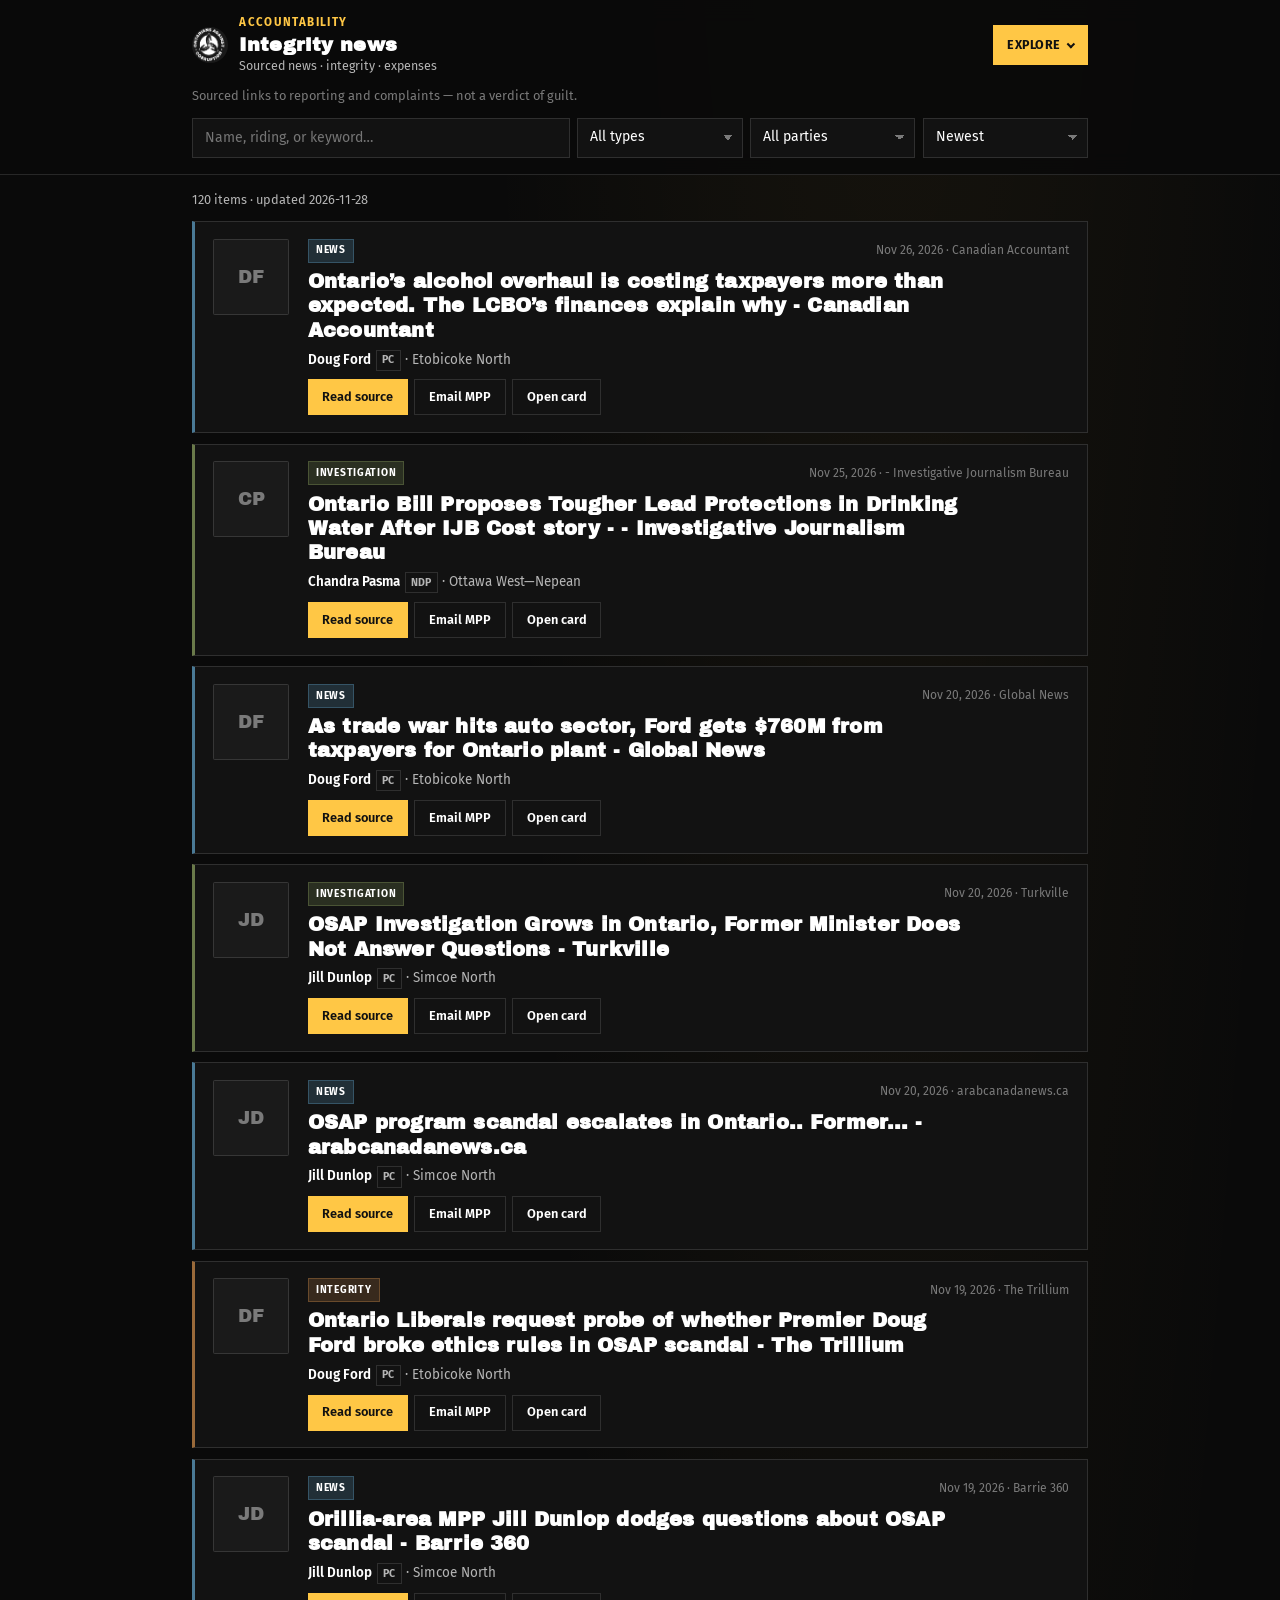
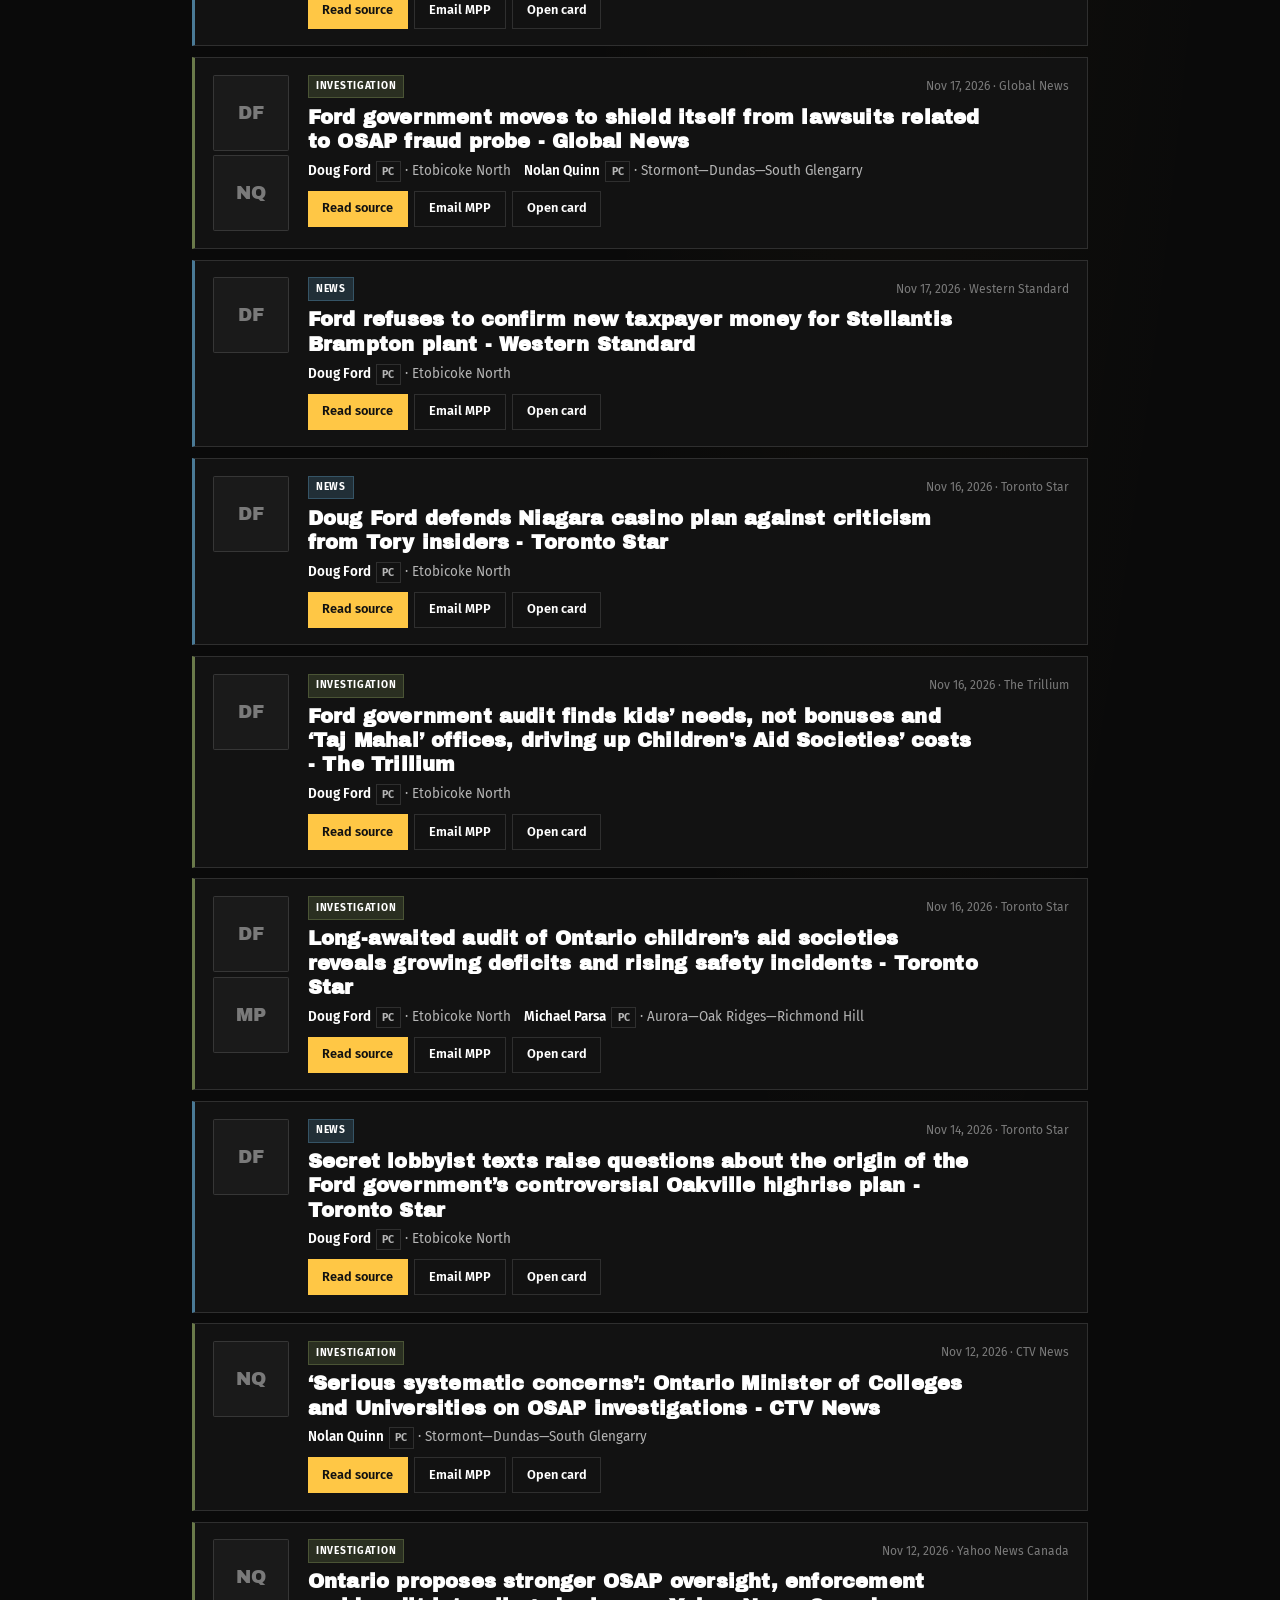
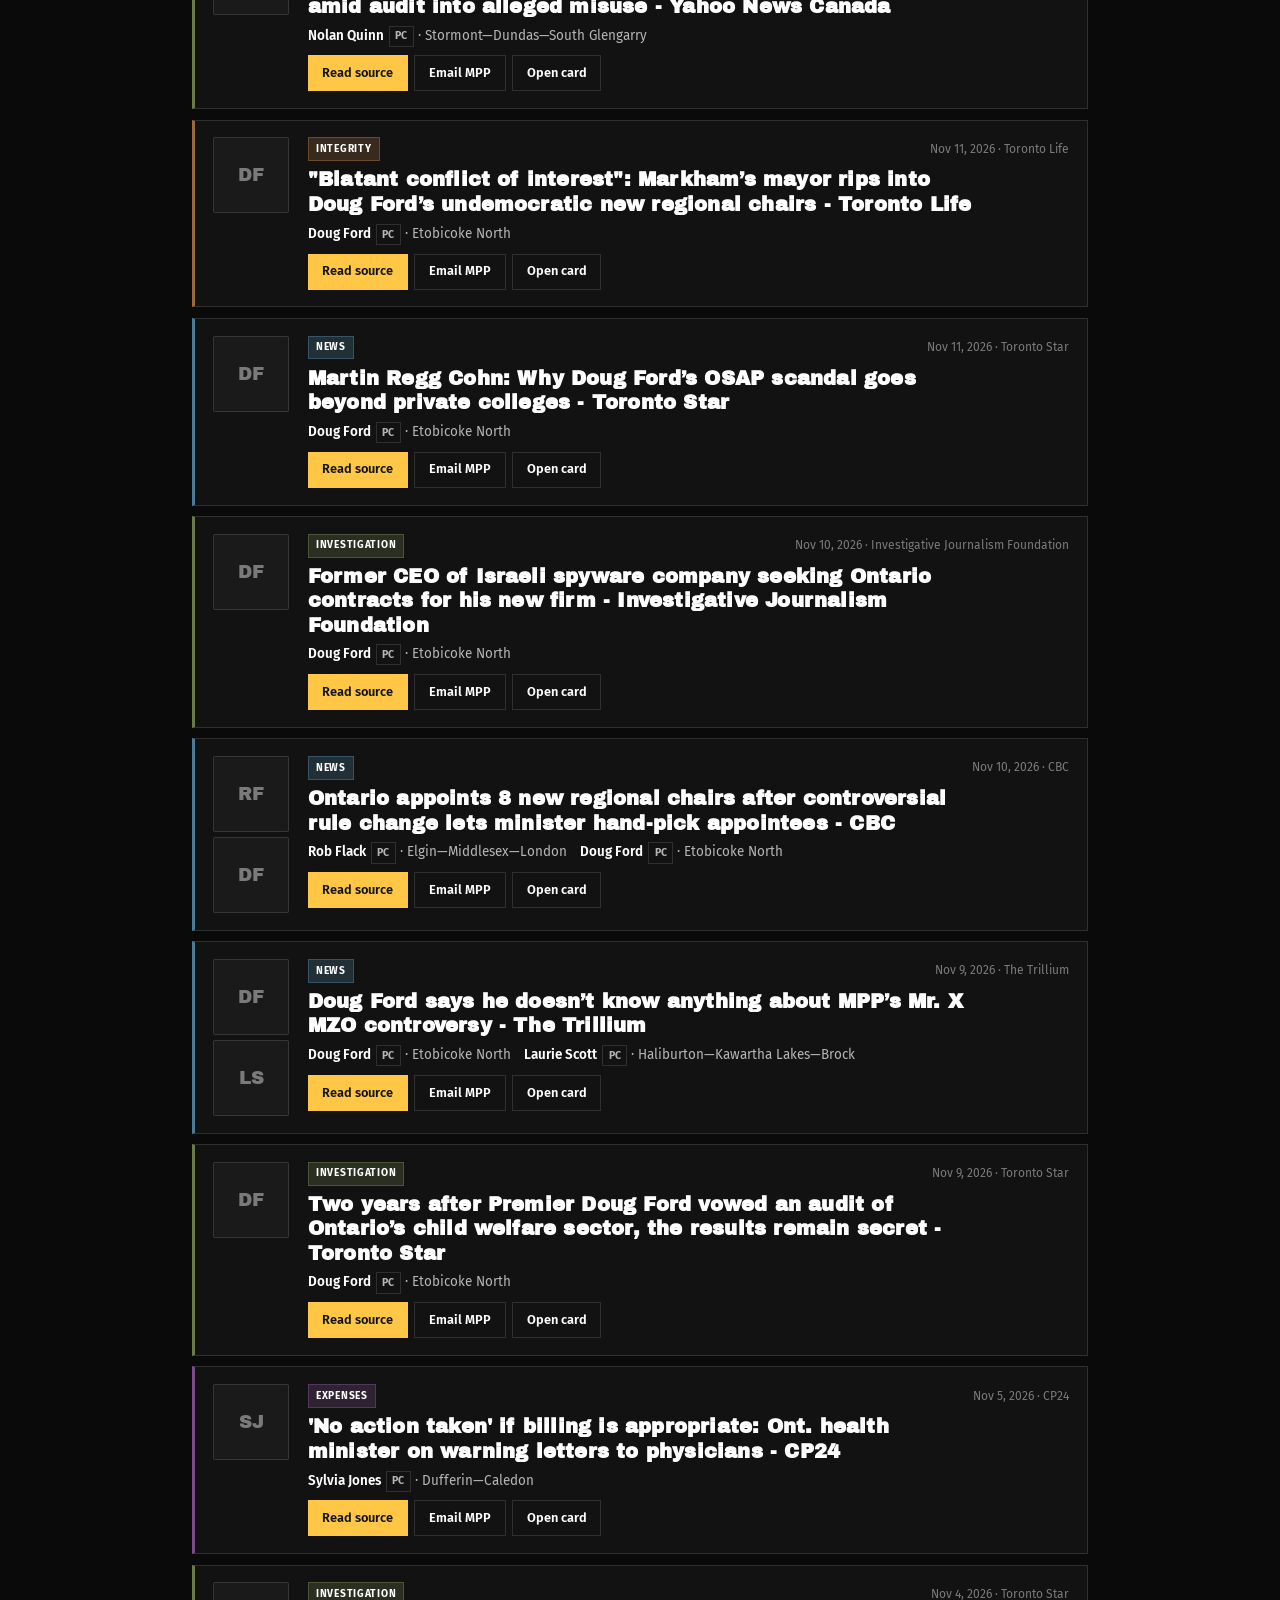
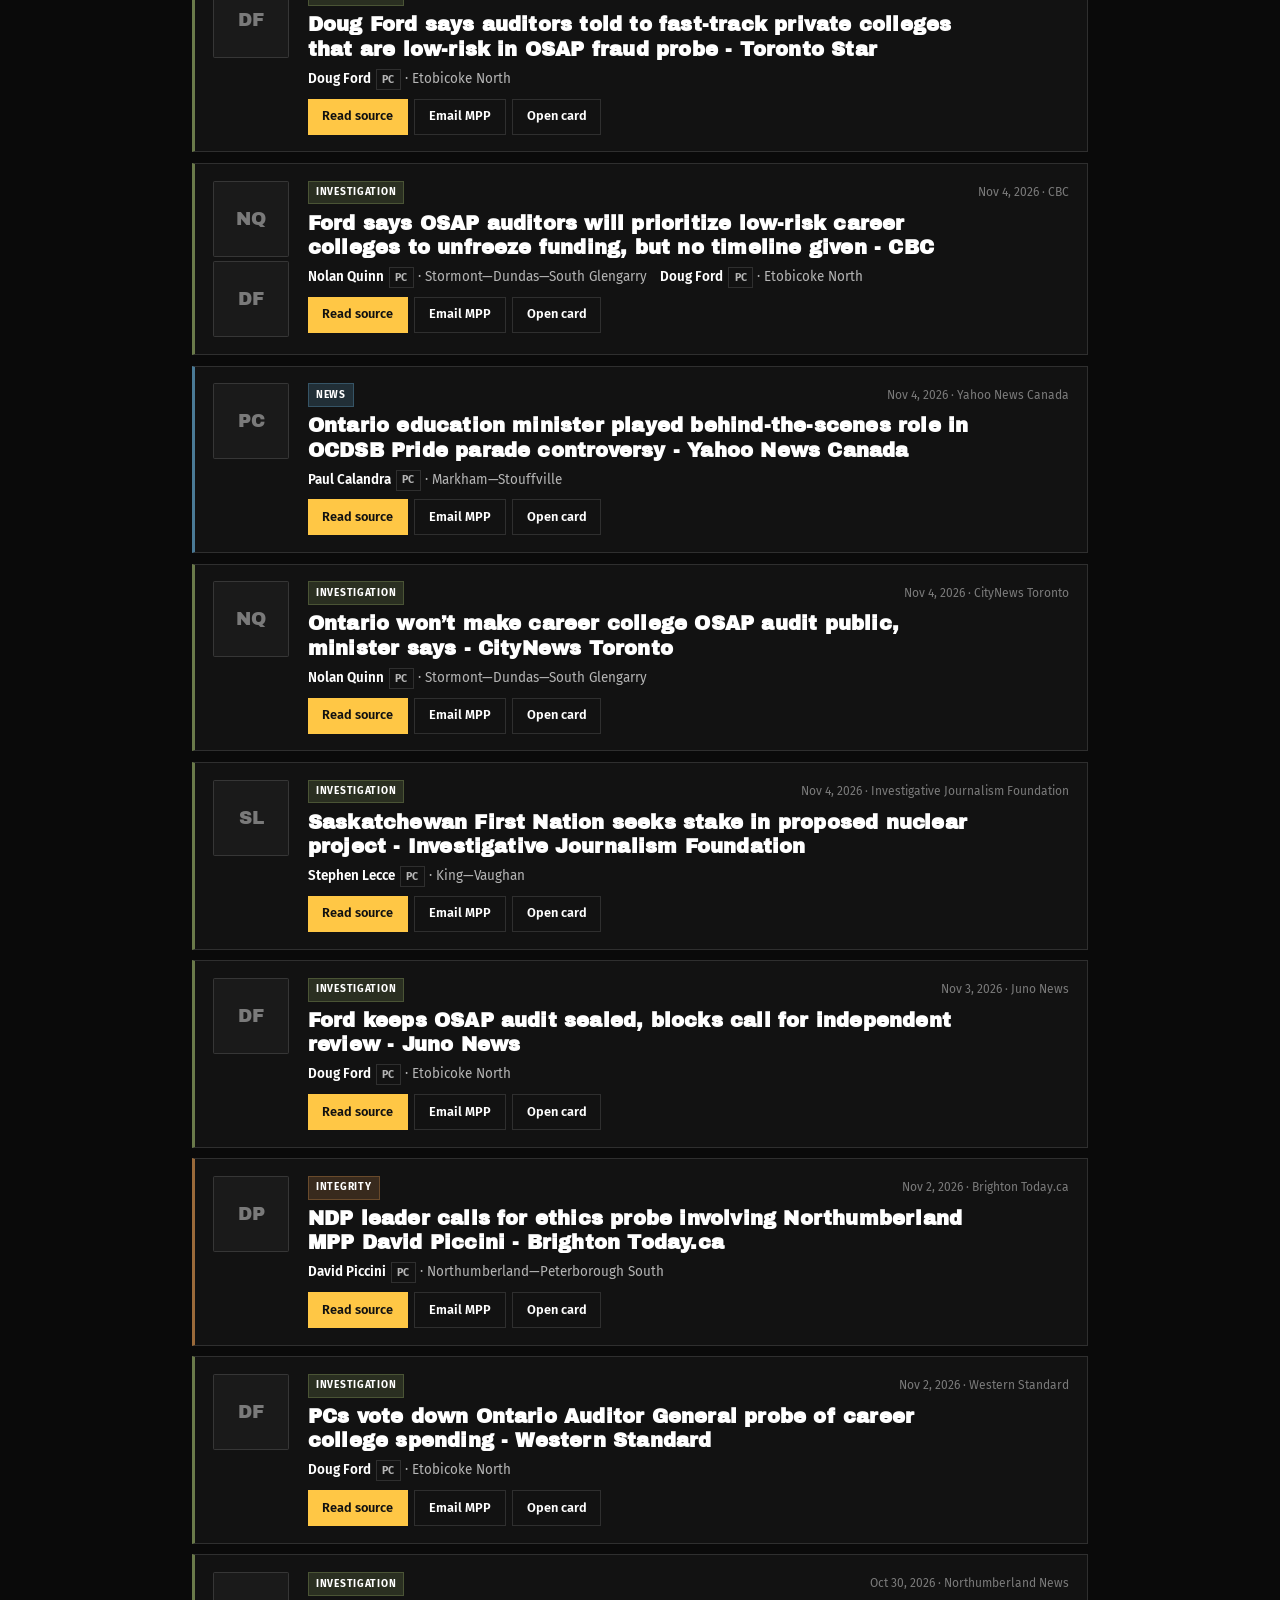
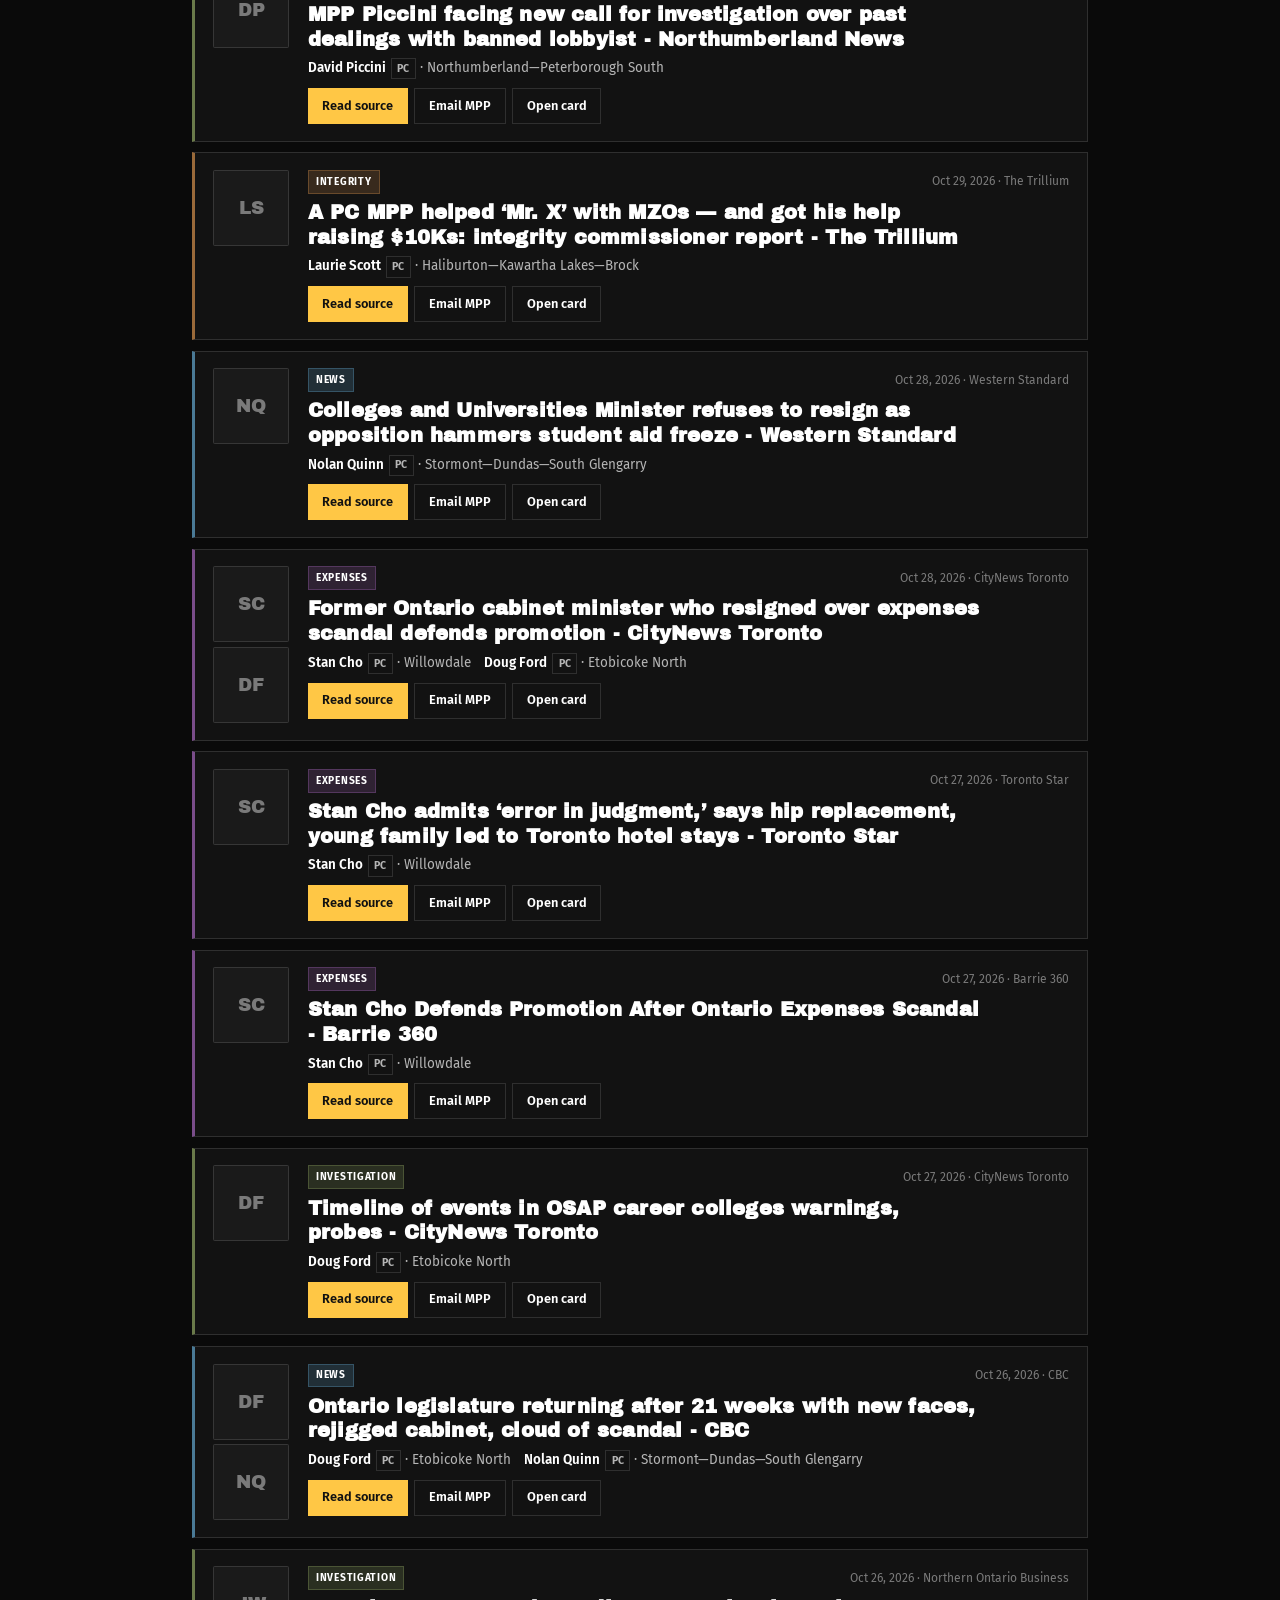
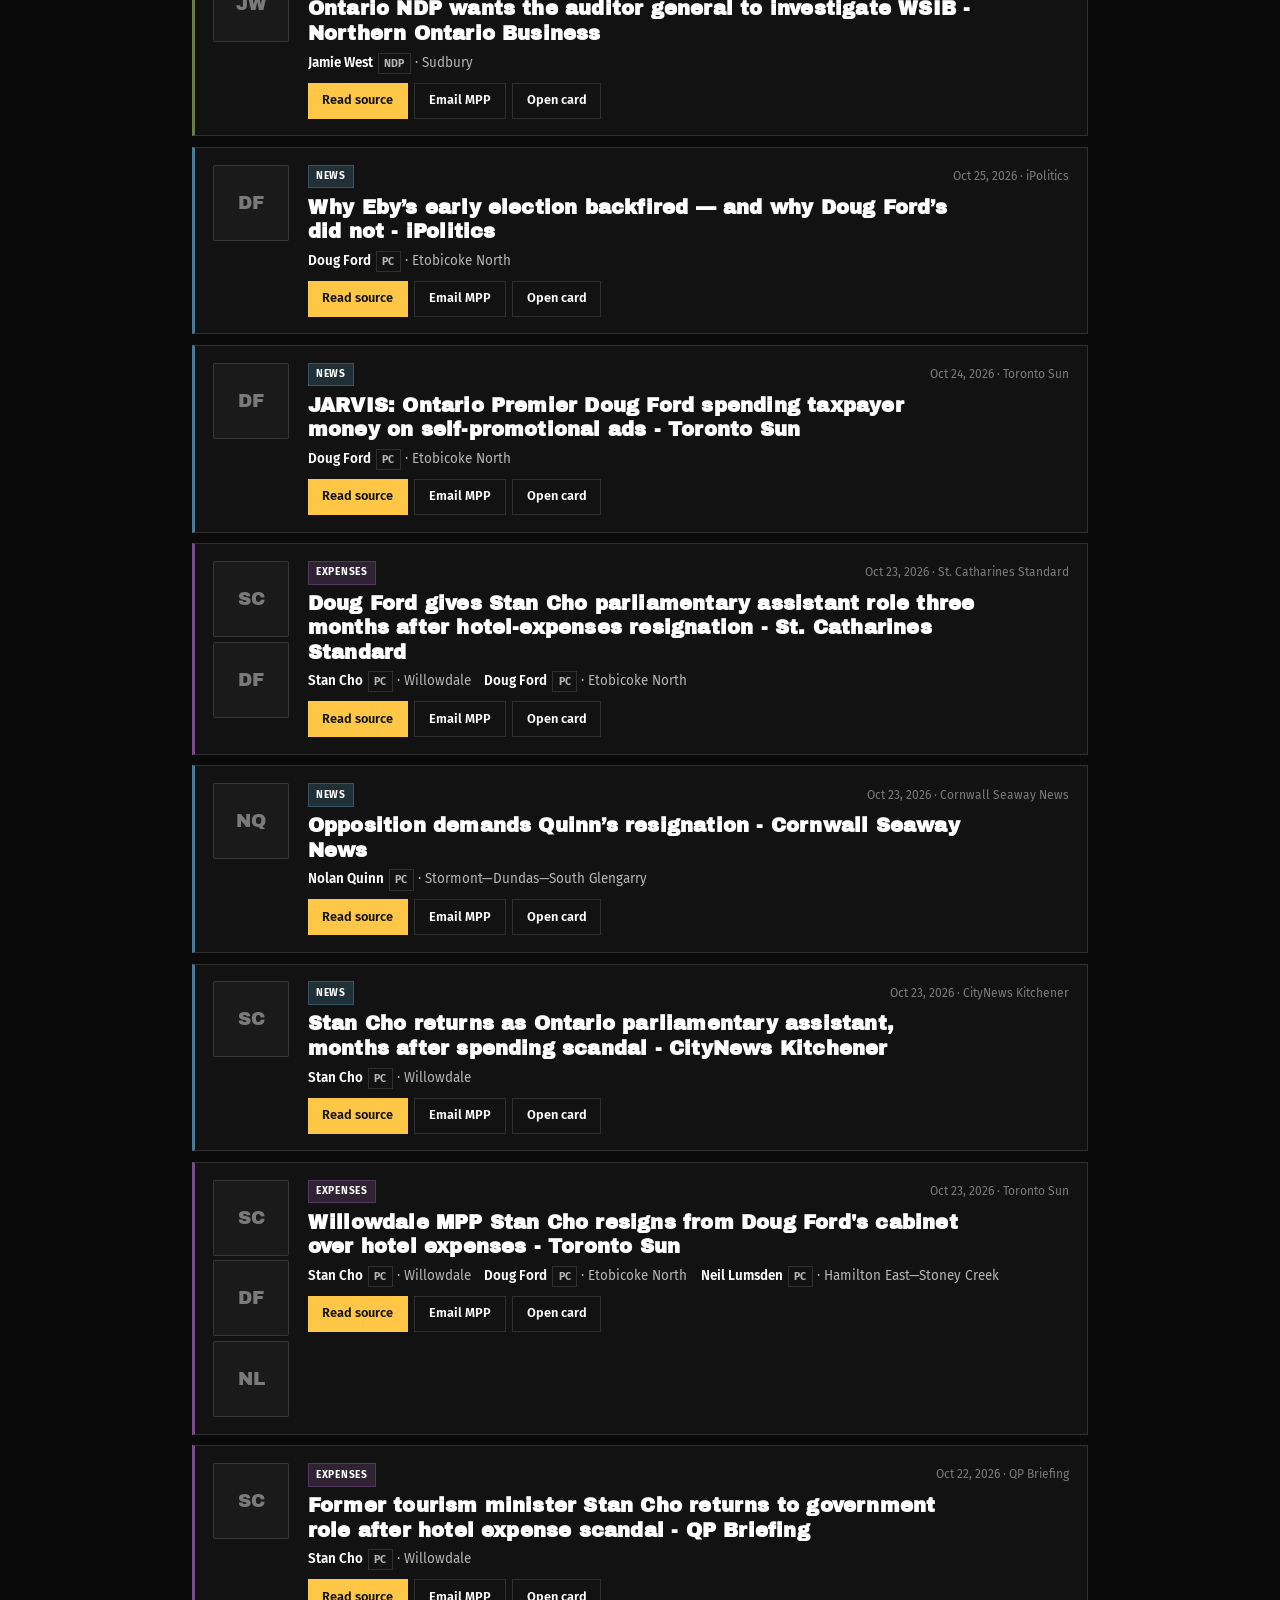
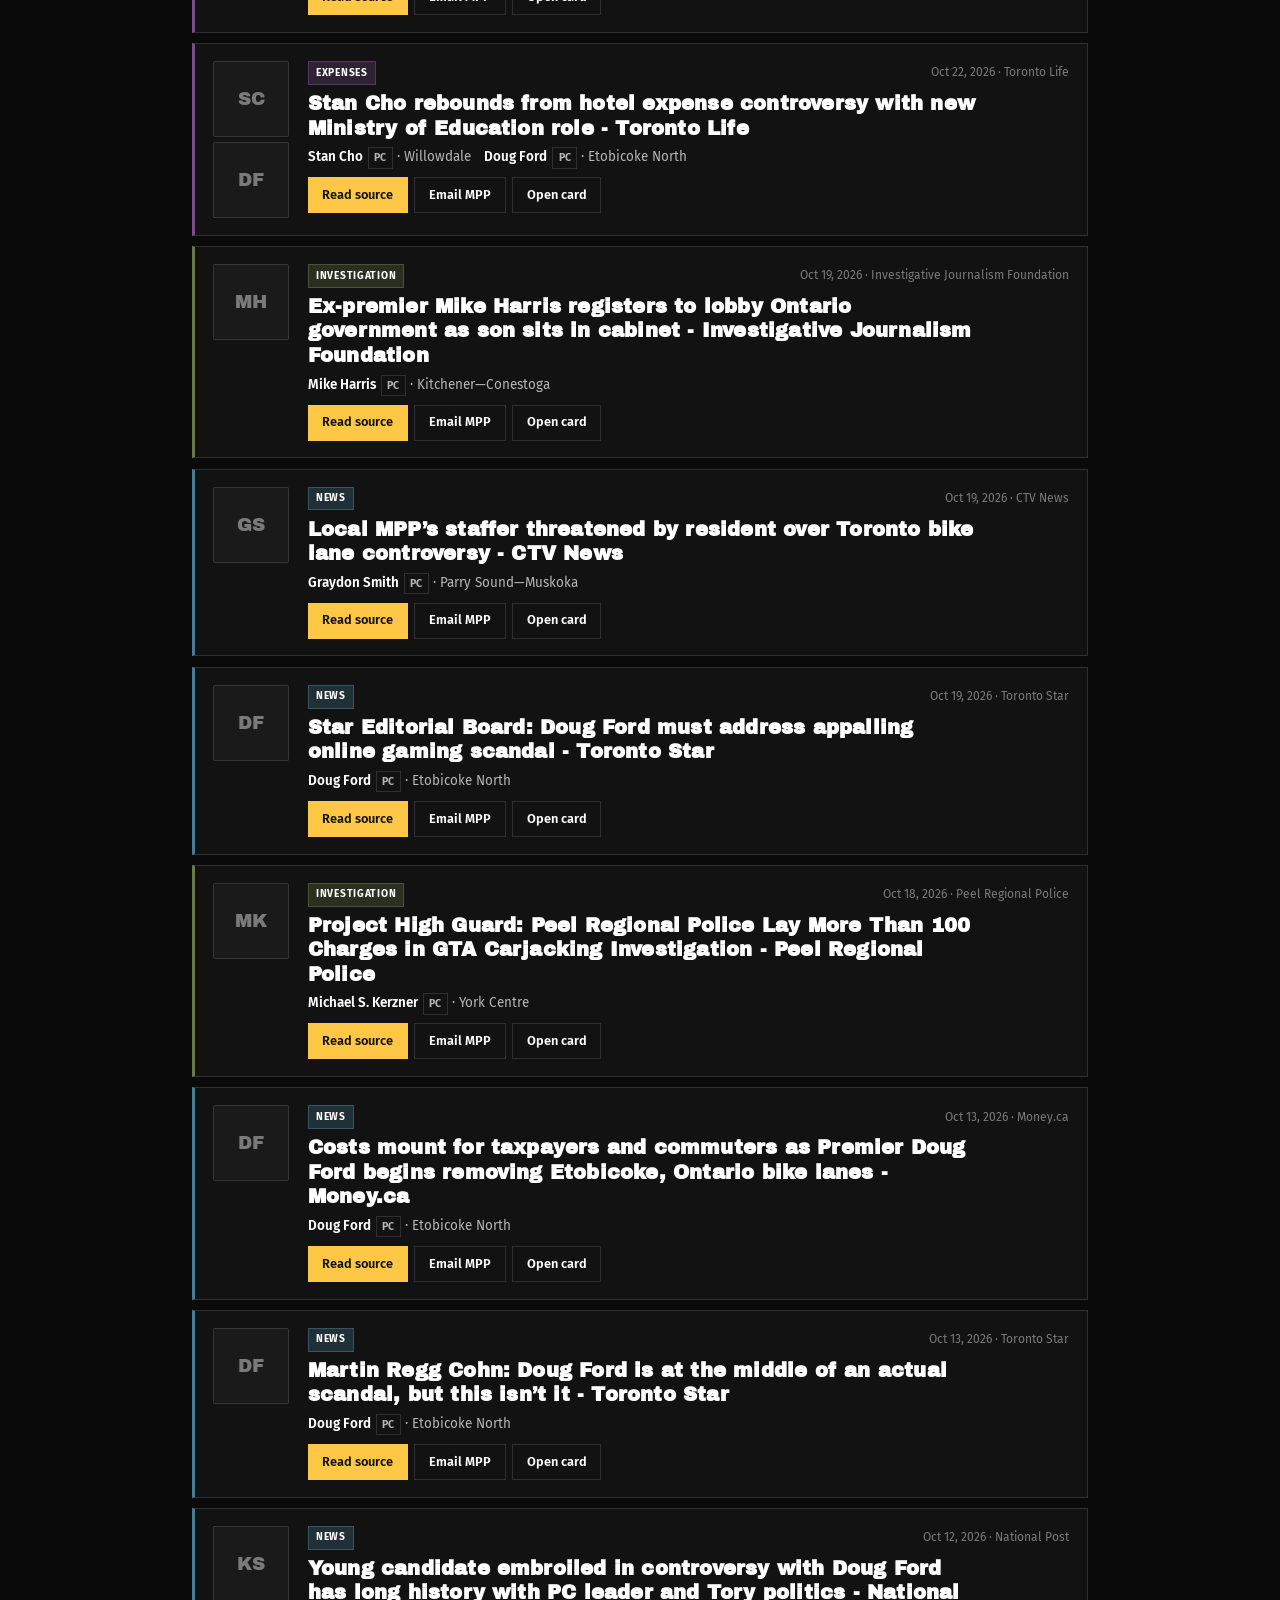
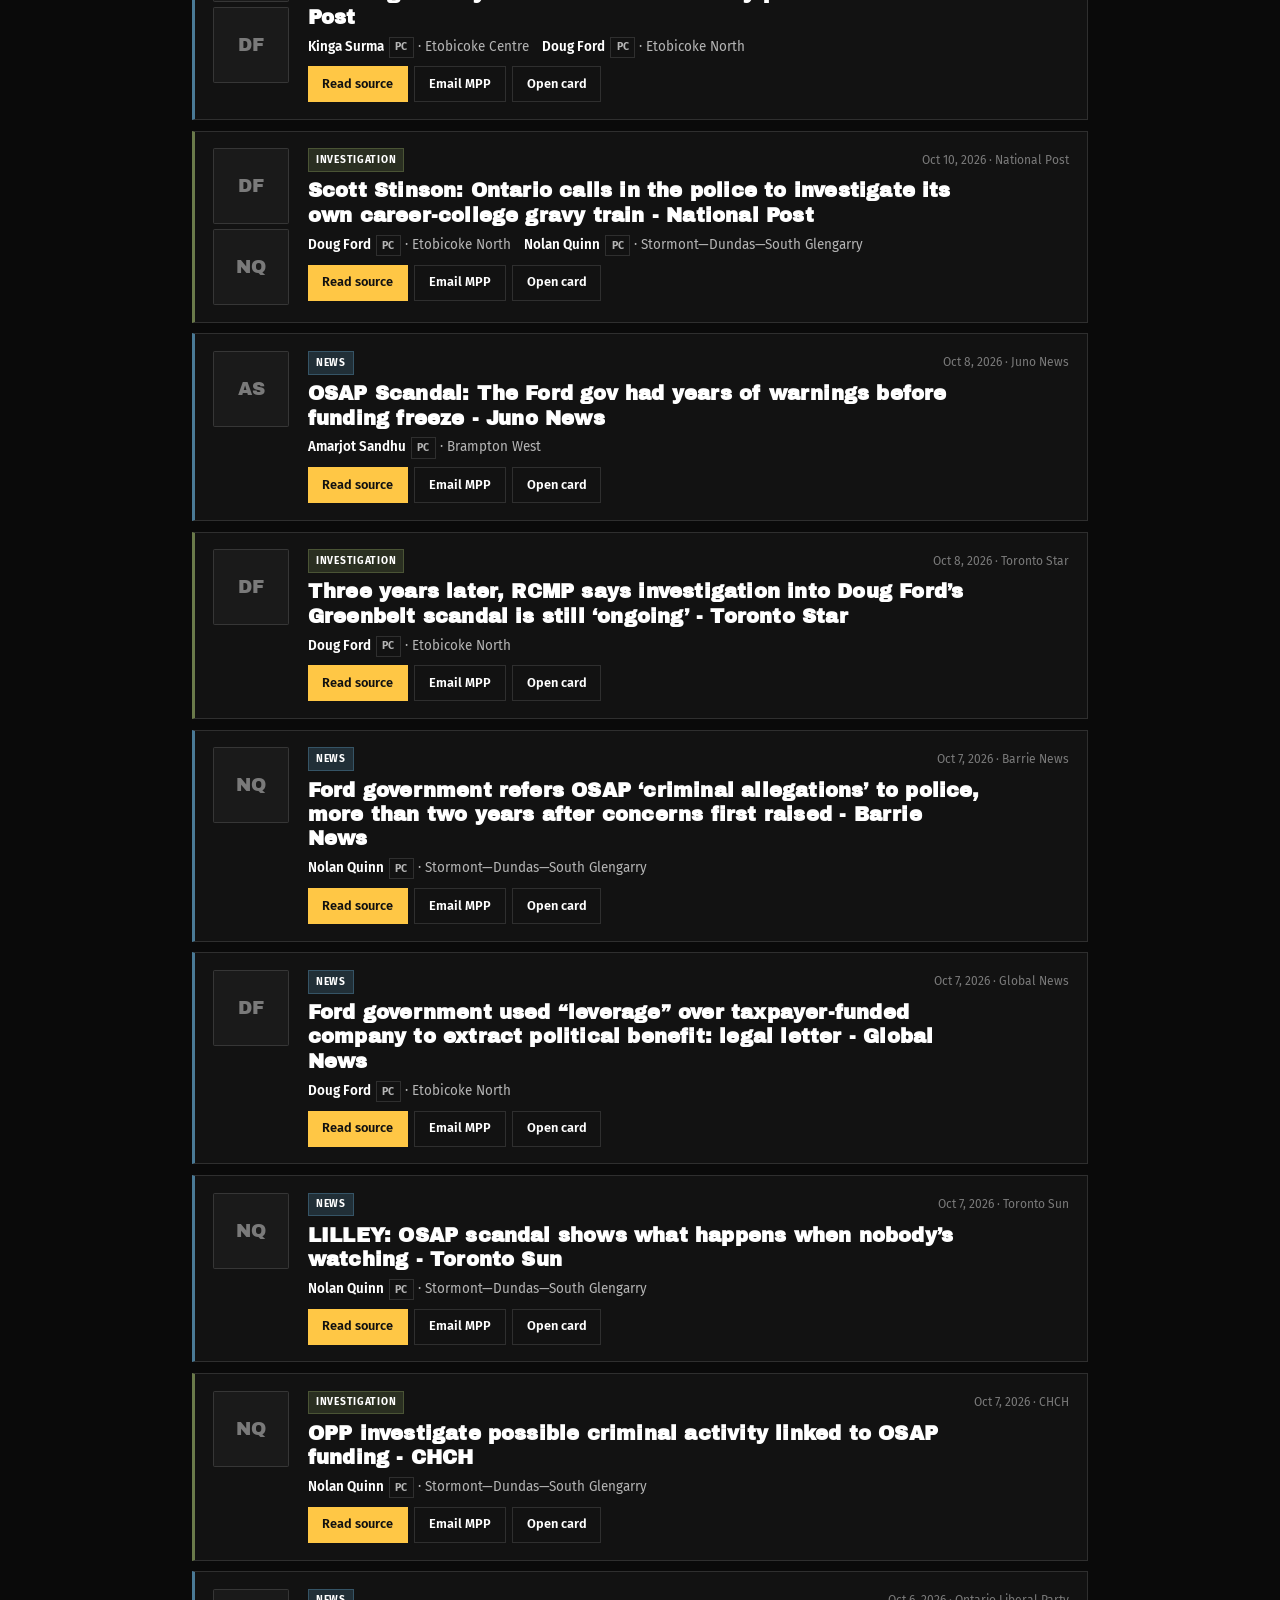
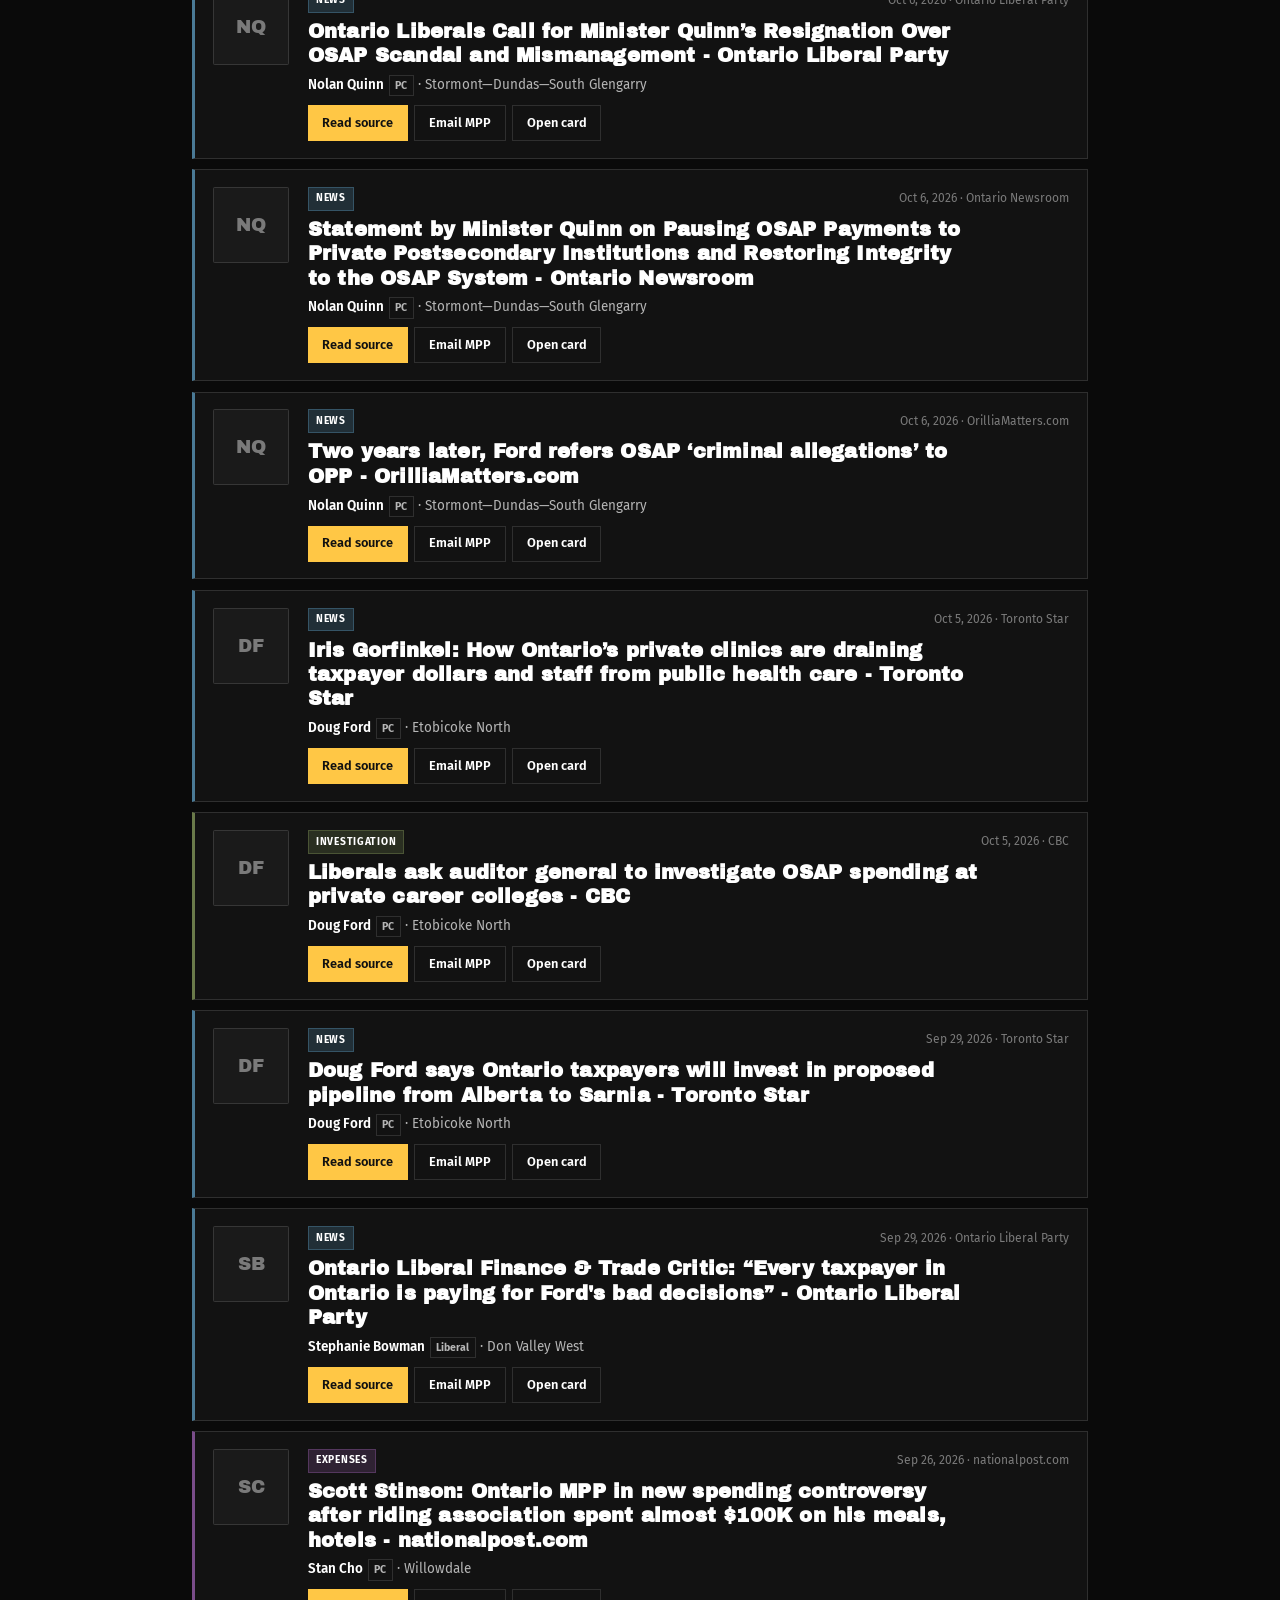
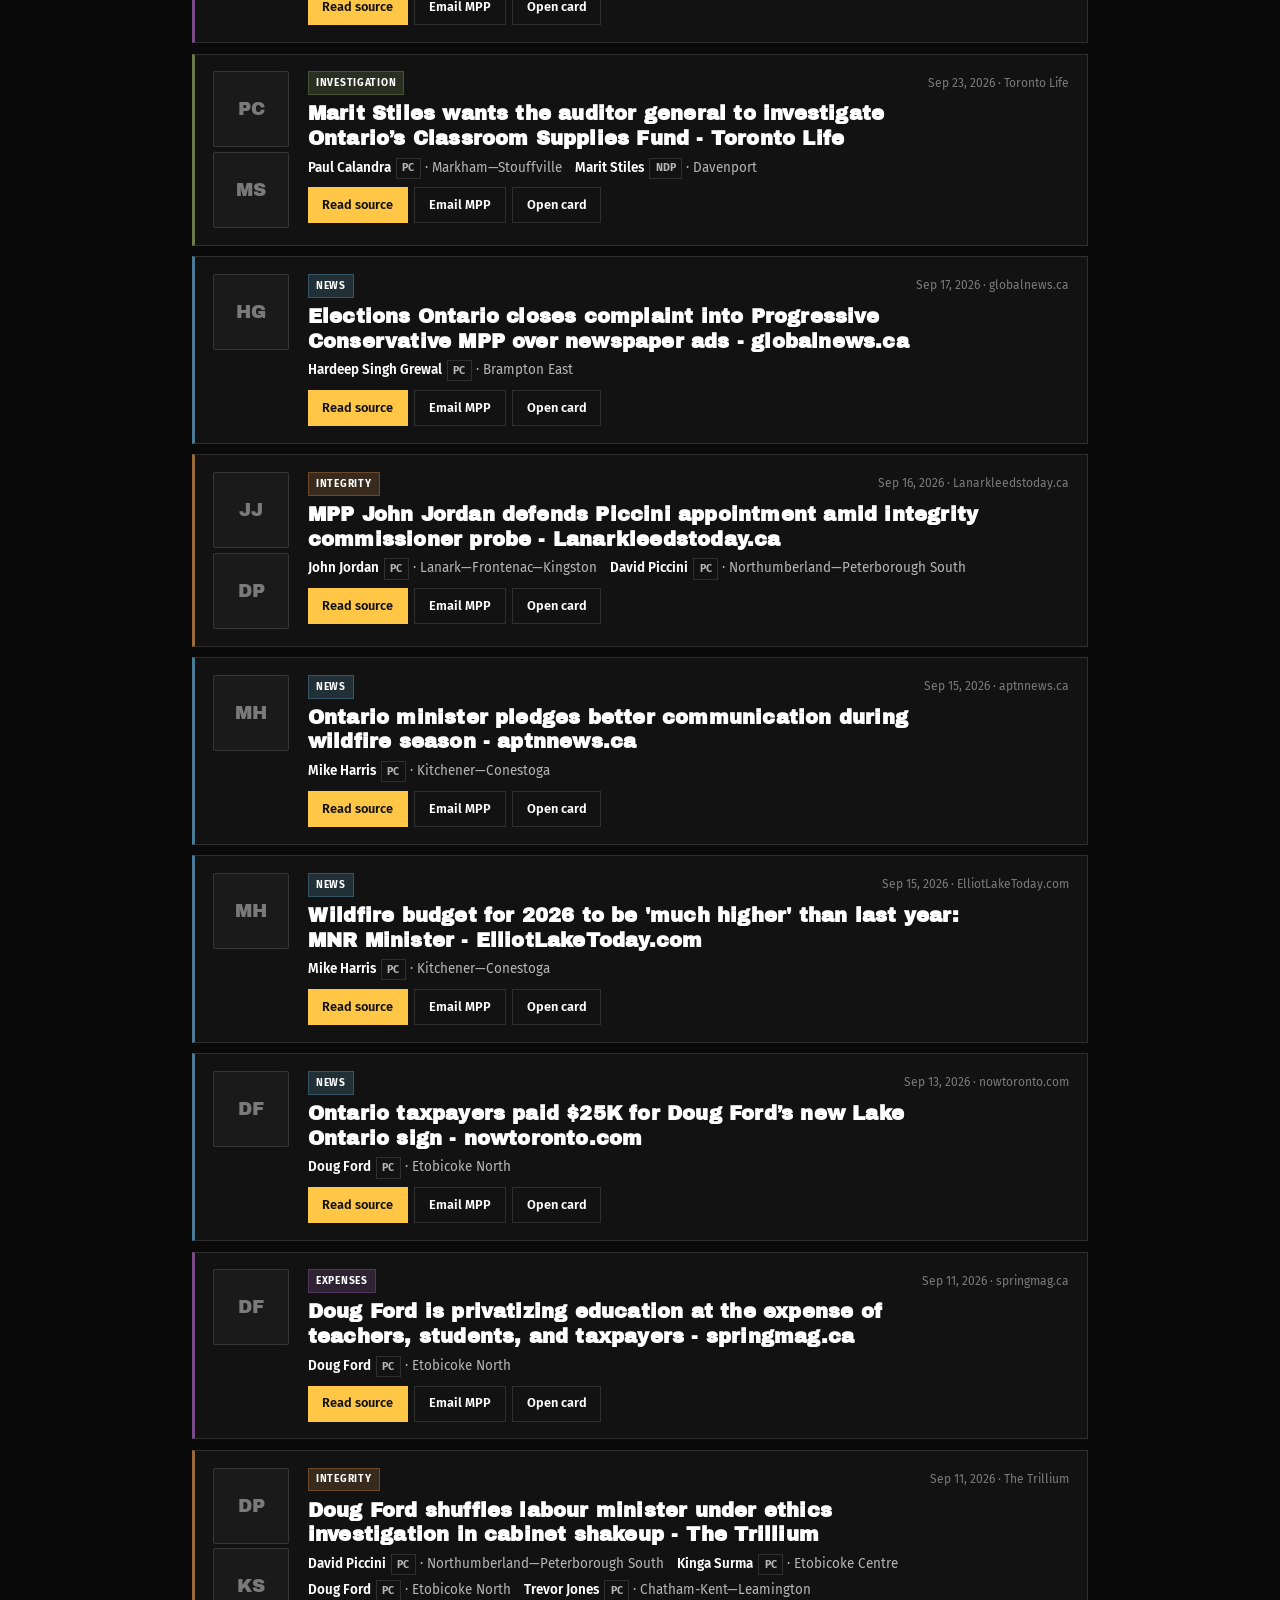
<file: watch.html>
<!DOCTYPE html>
<html lang="en">
<head>
  <meta charset="UTF-8">
  <meta name="viewport" content="width=device-width, initial-scale=1.0, viewport-fit=cover">
  <title>Integrity news | OAC</title>
  <meta name="description" content="Sourced news and integrity items linked to Ontario MPPs — curated by Ontarians Against Corruption. Separate from the live MPP tracker embed.">
  <link rel="preconnect" href="https://fonts.googleapis.com">
  <link rel="preconnect" href="https://fonts.gstatic.com" crossorigin>
  <link href="https://fonts.googleapis.com/css2?family=Archivo+Black&family=Fira+Sans:wght@400;500;600;700&display=swap" rel="stylesheet">
  <link rel="stylesheet" href="watch.css?v=5">
  <link rel="stylesheet" href="nav.css?v=2">
</head>
<body>
  <header class="top">
    <div class="shell top-inner">
      <div class="top-bar">
        <div class="brand">
          <img src="assets/onac.png" alt="" width="36" height="36">
          <div>
            <a class="site-wordmark" href="landing.html">Accountability</a>
            <h1>Integrity news</h1>
            <p>Sourced news · integrity · expenses</p>
          </div>
        </div>
        <nav class="site-nav" aria-label="Accountability tools">
          <details class="site-nav-menu">
            <summary>Explore</summary>
            <div class="site-nav-panel">
              <a href="landing.html">Home<span class="hint">Accountability hub</span></a>
              <a href="./?embed=1">MPP tracker<span class="hint">Queen’s Park votes</span></a>
              <a href="meetings.html">City council watch<span class="hint">Data-centre sittings</span></a>
              <a href="map.html">Power map</a>
              <a href="cards.html">Player cards</a>
              <a class="current" href="watch.html" aria-current="page">Integrity news</a>
            </div>
          </details>
        </nav>
      </div>
      <p class="disclaimer">
        Sourced links to reporting and complaints — not a verdict of guilt.
      </p>
      <div class="filters">
        <label class="sr" for="q">Search</label>
        <input id="q" type="search" placeholder="Name, riding, or keyword…" autocomplete="off">
        <label class="sr" for="type">Type</label>
        <select id="type">
          <option value="">All types</option>
          <option value="news">News</option>
          <option value="integrity">Integrity</option>
          <option value="expenses">Expenses</option>
          <option value="investigation">Investigation</option>
        </select>
        <label class="sr" for="party">Party</label>
        <select id="party">
          <option value="">All parties</option>
          <option value="Progressive Conservative">PC</option>
          <option value="New Democratic">NDP</option>
          <option value="Liberal">Liberal</option>
          <option value="Green">Green</option>
          <option value="Independent">Independent</option>
        </select>
        <label class="sr" for="sort">Sort</label>
        <select id="sort">
          <option value="date">Newest</option>
          <option value="mpp">By MPP</option>
          <option value="type">By type</option>
        </select>
      </div>
    </div>
  </header>

  <div class="shell main-shell">
    <p class="count" id="count" aria-live="polite"></p>
    <main class="feed" id="feed"></main>
  </div>

  <footer class="foot">
    <div class="shell">
      <p>Built by <a href="https://onac.ca/">OAC</a></p>
    </div>
  </footer>

  <div class="lightbox" id="lightbox" hidden>
    <div class="lightbox-card" id="lightbox-card" role="dialog" aria-modal="true" aria-labelledby="lb-name"></div>
  </div>

  <script src="nav.js"></script>
  <script src="shared.js"></script>
  <script src="watch-app.js"></script>
</body>
</html>
</file>
<file: cards.css>
:root {
  --bg: #0a0a0a;
  --bg-2: #141414;
  --ink: #ffffff;
  --muted: #b5b5b5;
  --dim: #7a7a7a;
  --yellow: #ffc745;
  --yellow-ink: #111111;
  --line: rgba(255, 255, 255, 0.12);
  --pc: #1a4a8a;
  --ndp: #8b1e2d;
  --liberal: #c45c1a;
  --green: #2a6b3c;
  --ind: #5a5a5a;
  --font: "Fira Sans", system-ui, sans-serif;
  --display: "Archivo Black", "Fira Sans", sans-serif;
}

*, *::before, *::after { box-sizing: border-box; margin: 0; padding: 0; }
html { scroll-behavior: smooth; }
body {
  font-family: var(--font);
  background:
    radial-gradient(ellipse 80% 40% at 50% -10%, rgba(255, 199, 69, 0.08), transparent 55%),
    var(--bg);
  color: var(--ink);
  line-height: 1.45;
  -webkit-font-smoothing: antialiased;
  min-height: 100dvh;
}
a { color: inherit; }
.sr {
  position: absolute;
  width: 1px; height: 1px;
  overflow: hidden;
  clip: rect(0 0 0 0);
}

.top {
  position: sticky;
  top: 0;
  z-index: 40;
  display: flex;
  flex-direction: column;
  gap: 0.65rem;
  padding: 0.85rem 1.1rem;
  border-bottom: 1px solid var(--line);
  background: rgba(10, 10, 10, 0.94);
  backdrop-filter: blur(10px);
}
.top-bar {
  display: flex;
  flex-wrap: wrap;
  gap: 0.65rem 1rem;
  align-items: center;
  justify-content: space-between;
}
.brand { display: flex; align-items: center; gap: 0.65rem; }
.brand img { width: 2.2rem; height: 2.2rem; border-radius: 50%; background: #000; }
.brand h1 {
  font-family: var(--display);
  font-size: 1.15rem;
  letter-spacing: 0.02em;
  line-height: 1.1;
}
.brand p { font-size: 0.78rem; color: var(--muted); margin-top: 0.1rem; }

.filters {
  display: flex;
  flex-wrap: wrap;
  gap: 0.45rem;
  align-items: center;
}
.filter-row {
  display: flex;
  flex-wrap: wrap;
  gap: 0.45rem;
  align-items: center;
}
.filters input,
.filters select {
  appearance: none;
  background: var(--bg-2);
  color: var(--ink);
  border: 1px solid var(--line);
  font: inherit;
  font-size: 0.88rem;
  padding: 0.5rem 0.75rem;
  min-height: 2.4rem;
}
.filters input { min-width: min(16rem, 100%); flex: 1; }
.filters select {
  background-image: url("data:image/svg+xml,%3Csvg xmlns='http://www.w3.org/2000/svg' width='12' height='8' viewBox='0 0 12 8'%3E%3Cpath fill='%23b5b5b5' d='M1 1l5 5 5-5'/%3E%3C/svg%3E");
  background-repeat: no-repeat;
  background-position: right 0.65rem center;
  background-size: 10px;
  padding-right: 1.8rem;
}

.nav-links { display: flex; flex-wrap: wrap; gap: 0.45rem; }
.nav-links a {
  font-size: 0.85rem;
  color: var(--muted);
  text-decoration: none;
  border: 1px solid var(--line);
  padding: 0.4rem 0.65rem;
}
.nav-links a:hover { color: var(--yellow); border-color: var(--yellow); }
.nav-links a.current,
.nav-links a.primary {
  background: var(--yellow);
  color: var(--yellow-ink);
  border-color: var(--yellow);
  font-weight: 700;
}

.count {
  width: min(100% - 2rem, 72rem);
  margin: 0.85rem auto 0;
  font-size: 0.84rem;
  color: var(--dim);
}

.grid {
  width: min(100% - 2rem, 72rem);
  margin: 0.85rem auto 2.5rem;
  display: grid;
  grid-template-columns: repeat(auto-fill, minmax(16.5rem, 1fr));
  gap: 1.15rem;
}

.player {
  position: relative;
  display: flex;
  flex-direction: column;
  border: 1px solid var(--line);
  background: #101010;
  overflow: hidden;
  cursor: pointer;
  text-align: left;
  color: inherit;
  font: inherit;
  padding: 0;
  transition: transform 0.2s ease, border-color 0.2s ease, box-shadow 0.2s ease;
  animation: rise 0.5s ease both;
}
.player:hover,
.player:focus-visible {
  transform: translateY(-4px);
  border-color: rgba(255, 199, 69, 0.55);
  box-shadow: 0 14px 36px rgba(0, 0, 0, 0.45);
  outline: none;
}
.player::before {
  content: "";
  position: absolute;
  inset: 0 0 auto 0;
  height: 4px;
  background: var(--party, var(--yellow));
  z-index: 2;
}

.player-photo {
  position: relative;
  aspect-ratio: 4 / 5;
  background: #1a1a1a;
  overflow: hidden;
}
.player-photo img {
  width: 100%;
  height: 100%;
  object-fit: cover;
  object-position: center top;
  display: block;
}
.player-photo .fallback {
  width: 100%;
  height: 100%;
  display: grid;
  place-items: center;
  font-family: var(--display);
  font-size: 3rem;
  color: var(--dim);
  background: linear-gradient(160deg, #1c1c1c, #0e0e0e);
}
.player-photo::after {
  content: "";
  position: absolute;
  inset: auto 0 0;
  height: 42%;
  background: linear-gradient(transparent, #101010 88%);
  pointer-events: none;
}

.player-body {
  position: relative;
  z-index: 1;
  padding: 0.15rem 0.9rem 0.95rem;
  margin-top: -1.6rem;
  display: grid;
  gap: 0.45rem;
}
.player-party {
  font-size: 0.68rem;
  font-weight: 700;
  letter-spacing: 0.08em;
  text-transform: uppercase;
  color: var(--yellow);
}
.player-name {
  font-family: var(--display);
  font-size: 1.28rem;
  line-height: 1.05;
  letter-spacing: 0.01em;
}
.player-riding {
  font-size: 0.88rem;
  color: var(--muted);
}
.player-role {
  font-size: 0.78rem;
  color: var(--dim);
  display: -webkit-box;
  -webkit-line-clamp: 2;
  -webkit-box-orient: vertical;
  overflow: hidden;
}

.salary-row {
  display: flex;
  justify-content: space-between;
  align-items: baseline;
  gap: 0.5rem;
  padding: 0.45rem 0 0.15rem;
  border-top: 1px solid var(--line);
  margin-top: 0.1rem;
}
.salary-row span:first-child {
  font-size: 0.68rem;
  text-transform: uppercase;
  letter-spacing: 0.05em;
  color: var(--dim);
}
.salary-row span:last-child {
  font-size: 0.95rem;
  font-weight: 700;
  color: var(--ink);
}
.lb-salary {
  border-top: 0;
  padding-top: 0.15rem;
}

.card-drop {
  border: 1px solid var(--line);
  background: rgba(255, 255, 255, 0.02);
  text-align: left;
}
.card-drop summary {
  list-style: none;
  cursor: pointer;
  font-size: 0.78rem;
  font-weight: 600;
  padding: 0.45rem 0.55rem;
  color: var(--muted);
  display: flex;
  align-items: center;
  justify-content: space-between;
  gap: 0.5rem;
}
.card-drop summary::-webkit-details-marker { display: none; }
.card-drop summary::after {
  content: "▾";
  font-size: 0.7rem;
  color: var(--dim);
}
.card-drop[open] summary {
  color: var(--ink);
  border-bottom: 1px solid var(--line);
}
.card-drop[open] summary::after { content: "▴"; }
.card-drop .vote-strip,
.card-drop .drop-body,
.card-drop .lb-votes,
.card-drop .lb-actions-inline {
  padding: 0.5rem 0.55rem 0.6rem;
}
.drop-body { display: grid; gap: 0.25rem; }
.drop-row {
  display: flex;
  justify-content: space-between;
  gap: 0.75rem;
  font-size: 0.8rem;
  color: var(--muted);
}
.drop-row span:last-child { color: var(--ink); font-weight: 600; }
.lb-actions-inline {
  position: static;
  border: 0;
  padding: 0.5rem 0.55rem 0.6rem;
  margin: 0;
  background: transparent;
}

.vote-strip {
  display: flex;
  flex-wrap: wrap;
  gap: 0.3rem;
  margin-top: 0.15rem;
}
.vote-chip {
  font-size: 0.68rem;
  font-weight: 700;
  padding: 0.18rem 0.4rem;
  border: 1px solid var(--line);
  color: var(--muted);
}
.vote-chip.yes { color: var(--yellow); border-color: rgba(255, 199, 69, 0.45); }
.vote-chip.no { color: #9db7ff; border-color: rgba(91, 141, 239, 0.45); }
.vote-chip.noshow,
.vote-chip.na { color: #9a9a9a; }

.stat-row {
  display: grid;
  grid-template-columns: 1fr 1fr;
  gap: 0.45rem;
  margin-top: 0.2rem;
  padding-top: 0.55rem;
  border-top: 1px solid var(--line);
}
.stat-row div { display: grid; gap: 0.1rem; }
.stat-row span:first-child {
  font-size: 0.65rem;
  text-transform: uppercase;
  letter-spacing: 0.06em;
  color: var(--dim);
  font-weight: 600;
}
.stat-row span:last-child {
  font-size: 0.92rem;
  font-weight: 700;
}

.player-actions {
  display: flex;
  flex-wrap: wrap;
  gap: 0.35rem;
  margin-top: 0.35rem;
}
.btn {
  display: inline-flex;
  align-items: center;
  justify-content: center;
  text-decoration: none;
  font-weight: 700;
  font-size: 0.78rem;
  min-height: 2.1rem;
  padding: 0.35rem 0.65rem;
  border: 1px solid transparent;
  cursor: pointer;
  font-family: inherit;
  background: transparent;
  color: var(--ink);
}
.btn-primary { background: var(--yellow); color: var(--yellow-ink); }
.btn-ghost { border-color: var(--line); }
.btn-ghost:hover { border-color: var(--yellow); color: var(--yellow); }

.foot {
  border-top: 1px solid var(--line);
  padding: 0.85rem 1.1rem 1.25rem;
  color: var(--dim);
  font-size: 0.78rem;
  text-align: center;
}
.foot a { color: var(--muted); }

.lightbox {
  position: fixed;
  inset: 0;
  z-index: 80;
  background: rgba(0, 0, 0, 0.82);
  display: grid;
  place-items: center;
  padding: max(0.75rem, env(safe-area-inset-top)) max(0.75rem, env(safe-area-inset-right)) max(0.75rem, env(safe-area-inset-bottom)) max(0.75rem, env(safe-area-inset-left));
  overflow-y: auto;
  -webkit-overflow-scrolling: touch;
}
.lightbox[hidden] { display: none !important; }
.lightbox-card {
  width: min(28rem, 100%);
  max-height: min(90dvh, 920px);
  background: #101010;
  border: 1px solid rgba(255, 199, 69, 0.35);
  position: relative;
  display: flex;
  flex-direction: column;
  overflow: hidden;
  margin: auto;
}
.lb-close {
  position: absolute;
  top: 0.45rem;
  right: 0.45rem;
  z-index: 3;
  appearance: none;
  border: 0;
  background: rgba(0,0,0,0.65);
  color: #fff;
  width: 2rem;
  height: 2rem;
  font-size: 1.25rem;
  cursor: pointer;
}
.lb-photo {
  flex: 0 0 auto;
  height: 11.5rem;
  background: #1a1a1a;
  overflow: hidden;
}
.lb-photo img {
  width: 100%;
  height: 100%;
  object-fit: cover;
  object-position: center top;
}
.lb-body {
  flex: 1 1 auto;
  min-height: 0;
  overflow-y: auto;
  -webkit-overflow-scrolling: touch;
  padding: 0.9rem 1rem 1.15rem;
  display: grid;
  gap: 0.45rem;
  align-content: start;
}
.lb-body h2 {
  font-family: var(--display);
  font-size: clamp(1.25rem, 4vw, 1.55rem);
  line-height: 1.1;
}
.lb-meta { color: var(--muted); font-size: 0.9rem; }
.lb-votes { display: grid; gap: 0; margin-top: 0.15rem; }
.lb-vote {
  display: flex;
  justify-content: space-between;
  gap: 0.75rem;
  padding: 0.4rem 0;
  border-top: 1px solid var(--line);
  font-size: 0.88rem;
}
.lb-actions {
  display: flex;
  flex-wrap: wrap;
  gap: 0.45rem;
  margin-top: 0.35rem;
  padding-top: 0.55rem;
  border-top: 1px solid var(--line);
  position: sticky;
  bottom: 0;
  background: #101010;
}

@media (min-width: 560px) {
  .lightbox-card {
    width: min(34rem, 100%);
    display: grid;
    grid-template-columns: 12rem minmax(0, 1fr);
    grid-template-rows: minmax(0, 1fr);
    max-height: min(85dvh, 34rem);
  }
  .lb-photo {
    height: auto;
    min-height: 100%;
    max-height: none;
  }
  .lb-body {
    max-height: min(85dvh, 34rem);
  }
}

@keyframes rise {
  from { opacity: 0; transform: translateY(10px); }
  to { opacity: 1; transform: none; }
}
@media (prefers-reduced-motion: reduce) {
  .player { animation: none; }
  .player:hover, .player:focus-visible { transform: none; }
}

@media (max-width: 720px) {
  .top {
    padding: 0.55rem 0.75rem 0.65rem;
    gap: 0.5rem;
  }
  .brand p { display: none; }
  .brand h1 { font-size: 1.05rem; }
  .nav-links a {
    font-size: 0.78rem;
    padding: 0.35rem 0.5rem;
    min-height: 2.2rem;
    display: inline-flex;
    align-items: center;
  }
  .filters {
    width: 100%;
    flex-direction: column;
    align-items: stretch;
    gap: 0.4rem;
  }
  .filter-row {
    display: grid;
    grid-template-columns: 1fr 1fr;
    gap: 0.4rem;
  }
  .filters input,
  .filters select {
    width: 100%;
    min-width: 0;
    font-size: 16px; /* avoid iOS zoom */
  }
  .count {
    width: min(100% - 1.5rem, 72rem);
    margin-top: 0.65rem;
    font-size: 0.78rem;
  }
  .grid {
    width: min(100% - 1.5rem, 72rem);
    margin: 0.65rem auto 1.75rem;
    grid-template-columns: repeat(2, minmax(0, 1fr));
    gap: 0.65rem;
  }
  .player:hover,
  .player:focus-visible {
    transform: none;
    box-shadow: none;
  }
  .player:active {
    border-color: rgba(255, 199, 69, 0.55);
  }
  .player-photo {
    aspect-ratio: 3 / 4;
  }
  .player-body {
    padding: 0 0.55rem 0.65rem;
    margin-top: -1.25rem;
    gap: 0.28rem;
  }
  .player-party { font-size: 0.6rem; }
  .player-name {
    font-size: 0.95rem;
    line-height: 1.08;
  }
  .player-riding {
    font-size: 0.75rem;
    display: -webkit-box;
    -webkit-line-clamp: 2;
    -webkit-box-orient: vertical;
    overflow: hidden;
  }
  .player-role {
    font-size: 0.7rem;
    -webkit-line-clamp: 1;
  }
  .vote-chip:nth-child(n + 3) { display: none; }
  .vote-chip {
    font-size: 0.62rem;
    padding: 0.14rem 0.3rem;
  }
  .stat-row {
    gap: 0.3rem;
    padding-top: 0.4rem;
    margin-top: 0.1rem;
  }
  .stat-row span:first-child { font-size: 0.58rem; }
  .stat-row span:last-child { font-size: 0.8rem; }
  /* Tap the card for full details — keep the grid clean */
  .player-actions { display: none; }

  .lightbox {
    place-items: end center;
    padding: 0;
    align-content: end;
  }
  .lightbox-card {
    width: 100%;
    max-height: min(92dvh, 100%);
    border-left: 0;
    border-right: 0;
    border-bottom: 0;
    border-radius: 0;
  }
  .lb-photo {
    height: 9.5rem;
  }
  .lb-body {
    padding: 0.75rem 0.85rem calc(0.95rem + env(safe-area-inset-bottom));
    gap: 0.4rem;
  }
  .lb-body h2 { font-size: 1.3rem; }
  .lb-actions .btn {
    min-height: 2.45rem;
    flex: 1 1 calc(50% - 0.3rem);
    font-size: 0.84rem;
  }
  .foot {
    padding: 0.75rem 0.85rem calc(0.9rem + env(safe-area-inset-bottom));
    font-size: 0.72rem;
  }
}

@media (max-width: 380px) {
  .grid { grid-template-columns: 1fr; }
  .player-name { font-size: 1.15rem; }
  .player-photo { aspect-ratio: 4 / 5; max-height: 18rem; }
  .vote-chip:nth-child(n + 3) { display: inline-flex; }
}
</file>
<file: nav.css>
/* Shared Accountability chrome — Explore menu */
.site-nav {
  display: flex;
  align-items: center;
  gap: 0.65rem;
  margin-left: auto;
  flex-shrink: 0;
  position: relative;
  z-index: 60;
}
.site-nav-menu {
  position: relative;
}
.site-nav-menu > summary {
  list-style: none;
  cursor: pointer;
  display: inline-flex;
  align-items: center;
  gap: 0.4rem;
  height: 2.5rem;
  padding: 0 0.85rem;
  font: inherit;
  font-size: 0.78rem;
  font-weight: 700;
  letter-spacing: 0.04em;
  text-transform: uppercase;
  color: var(--yellow-ink, #111);
  background: var(--yellow, #ffc745);
  border: 1px solid var(--yellow, #ffc745);
}
.site-nav-menu > summary::-webkit-details-marker { display: none; }
.site-nav-menu > summary::after {
  content: "";
  width: 0.4rem;
  height: 0.4rem;
  border-right: 2px solid currentColor;
  border-bottom: 2px solid currentColor;
  transform: rotate(45deg) translateY(-1px);
}
.site-nav-menu[open] > summary::after {
  transform: rotate(-135deg) translateY(-1px);
}
.site-nav-panel {
  position: absolute;
  right: 0;
  top: calc(100% + 0.35rem);
  z-index: 70;
  width: min(16.5rem, calc(100vw - 1.5rem));
  padding: 0.4rem;
  background: #0e0e0e;
  border: 1px solid rgba(255, 255, 255, 0.16);
  box-shadow: 0 16px 40px rgba(0, 0, 0, 0.65);
}
.site-nav-panel a {
  display: block;
  padding: 0.65rem 0.75rem;
  font-size: 0.92rem;
  font-weight: 600;
  line-height: 1.25;
  text-decoration: none;
  color: #f0f0f0;
}
.site-nav-panel a:hover,
.site-nav-panel a.current {
  background: rgba(255, 199, 69, 0.16);
  color: #ffc745;
}
.site-nav-panel .hint {
  display: block;
  margin-top: 0.15rem;
  font-size: 0.7rem;
  font-weight: 500;
  letter-spacing: 0.02em;
  text-transform: none;
  color: #8a8a8a;
}
.site-wordmark {
  display: block;
  margin-bottom: 0.18rem;
  font-size: 0.72rem;
  font-weight: 700;
  letter-spacing: 0.12em;
  text-transform: uppercase;
  color: var(--yellow, #ffc745);
  text-decoration: none;
}

/*
  Hero rise animations use transform, which creates stacking contexts.
  Without an explicit z-index, later siblings (title, CTAs) paint over the open menu.
*/
.brand-row,
.top-bar {
  position: relative;
  z-index: 40;
}

@media (max-width: 700px) {
  .brand-row .brand-id span {
    display: none;
  }
  .site-nav-panel {
    right: 0;
    left: auto;
    width: min(17rem, calc(100vw - 1.25rem));
  }
}
</file>
<file: watch.css>
:root {
  --bg: #0a0a0a;
  --bg-2: #121212;
  --bg-3: #1a1a1a;
  --ink: #ffffff;
  --muted: #b5b5b5;
  --dim: #7a7a7a;
  --yellow: #ffc745;
  --yellow-ink: #111111;
  --line: rgba(255, 255, 255, 0.12);
  --news: #4a7a96;
  --integrity: #9a6a3a;
  --expenses: #7a4d8a;
  --investigation: #6a7a4a;
  --font: "Fira Sans", system-ui, sans-serif;
  --display: "Archivo Black", "Fira Sans", sans-serif;
  --shell: 56rem;
  --pad: clamp(1rem, 3vw, 1.5rem);
  --control-h: 2.5rem;
}

*, *::before, *::after { box-sizing: border-box; margin: 0; padding: 0; }
html { scroll-behavior: smooth; }
body {
  font-family: var(--font);
  background:
    radial-gradient(ellipse 70% 40% at 70% -8%, rgba(255, 199, 69, 0.07), transparent 50%),
    var(--bg);
  color: var(--ink);
  line-height: 1.45;
  -webkit-font-smoothing: antialiased;
  min-height: 100dvh;
  display: flex;
  flex-direction: column;
}
a { color: inherit; }
.sr {
  position: absolute;
  width: 1px; height: 1px;
  overflow: hidden;
  clip: rect(0 0 0 0);
}

.shell {
  width: min(100% - (var(--pad) * 2), var(--shell));
  margin-inline: auto;
}

.top {
  position: sticky;
  top: 0;
  z-index: 40;
  border-bottom: 1px solid var(--line);
  background: rgba(10, 10, 10, 0.94);
  backdrop-filter: blur(12px);
}
.top-inner {
  display: flex;
  flex-direction: column;
  gap: 0.75rem;
  padding: 0.9rem 0 1rem;
}
.top-bar {
  display: flex;
  flex-wrap: wrap;
  gap: 0.75rem 1.25rem;
  align-items: center;
  justify-content: space-between;
}
.brand { display: flex; align-items: center; gap: 0.7rem; min-width: 0; }
.brand img { width: 2.25rem; height: 2.25rem; border-radius: 50%; background: #000; flex-shrink: 0; }
.brand h1 {
  font-family: var(--display);
  font-size: 1.2rem;
  letter-spacing: 0.02em;
  line-height: 1.1;
}
.brand p { font-size: 0.78rem; color: var(--muted); margin-top: 0.12rem; }

.nav-links {
  display: flex;
  flex-wrap: wrap;
  gap: 0.35rem;
  align-items: center;
}
.nav-links a {
  display: inline-flex;
  align-items: center;
  justify-content: center;
  height: var(--control-h);
  padding: 0 0.85rem;
  font-size: 0.78rem;
  font-weight: 600;
  text-decoration: none;
  border: 1px solid var(--line);
  color: var(--muted);
  background: transparent;
}
.nav-links a:hover { color: var(--ink); border-color: rgba(255,255,255,0.28); }
.nav-links a.current,
.nav-links a.primary {
  background: var(--yellow);
  color: var(--yellow-ink);
  border-color: var(--yellow);
}

.disclaimer {
  font-size: 0.8rem;
  color: var(--dim);
}

.filters {
  display: grid;
  grid-template-columns: minmax(0, 1.6fr) repeat(3, minmax(0, 0.7fr));
  gap: 0.45rem;
  align-items: stretch;
}
.filters input,
.filters select {
  width: 100%;
  height: var(--control-h);
  font: inherit;
  font-size: 0.88rem;
  color: var(--ink);
  background: var(--bg-2);
  border: 1px solid var(--line);
  padding: 0 0.75rem;
  border-radius: 0;
  appearance: none;
}
.filters select {
  background-image: linear-gradient(45deg, transparent 50%, var(--dim) 50%),
    linear-gradient(135deg, var(--dim) 50%, transparent 50%);
  background-position: calc(100% - 14px) 50%, calc(100% - 9px) 50%;
  background-size: 5px 5px, 5px 5px;
  background-repeat: no-repeat;
  padding-right: 1.75rem;
}
.filters input:focus,
.filters select:focus {
  outline: 1px solid var(--yellow);
  outline-offset: 0;
  border-color: rgba(255, 199, 69, 0.55);
}

.main-shell {
  flex: 1;
  padding: 1rem 0 2.5rem;
}
.count {
  font-size: 0.8rem;
  color: var(--muted);
  margin-bottom: 0.75rem;
}

.feed {
  display: flex;
  flex-direction: column;
  gap: 0.65rem;
}

.item {
  display: grid;
  grid-template-columns: 4.75rem minmax(0, 1fr);
  gap: 1rem 1.15rem;
  align-items: start;
  width: 100%;
  padding: 1.05rem 1.15rem;
  background: var(--bg-2);
  border: 1px solid var(--line);
  border-left: 3px solid var(--type, var(--yellow));
  animation: rise 0.3s ease both;
}
@keyframes rise {
  from { opacity: 0; transform: translateY(5px); }
  to { opacity: 1; transform: none; }
}
.item:hover {
  border-color: rgba(255, 255, 255, 0.2);
  background: linear-gradient(90deg, color-mix(in srgb, var(--type, var(--yellow)) 8%, var(--bg-2)), var(--bg-2) 40%);
}

.faces {
  display: flex;
  flex-direction: row;
  flex-wrap: wrap;
  gap: 0.3rem;
  width: 4.75rem;
}
.face-btn {
  appearance: none;
  border: 0;
  padding: 0;
  background: transparent;
  cursor: pointer;
  display: block;
  line-height: 0;
}
.face-btn:hover .face,
.face-btn:focus-visible .face {
  border-color: rgba(255, 199, 69, 0.55);
}
.face {
  width: 4.75rem;
  height: 4.75rem;
  border-radius: 2px;
  overflow: hidden;
  background: var(--bg-3);
  border: 1px solid var(--line);
  flex-shrink: 0;
}
.faces .face:not(:first-child) {
  width: 2.2rem;
  height: 2.2rem;
}
.face img {
  width: 100%;
  height: 100%;
  object-fit: cover;
  object-position: top center;
  display: block;
}
.face img[hidden] { display: none !important; }
.face .fallback {
  width: 100%;
  height: 100%;
  display: grid;
  place-items: center;
  font-family: var(--display);
  font-size: 1.15rem;
  color: var(--dim);
  background: var(--bg-3);
}
.faces .face:not(:first-child) .fallback { font-size: 0.7rem; }
.face-more {
  width: 2.2rem;
  height: 2.2rem;
  display: grid;
  place-items: center;
  font-size: 0.68rem;
  font-weight: 700;
  color: var(--muted);
  border: 1px solid var(--line);
  background: var(--bg-3);
}

.item-body { min-width: 0; }

.meta-row {
  display: flex;
  flex-wrap: wrap;
  gap: 0.4rem 0.65rem;
  align-items: center;
  margin-bottom: 0.45rem;
}
.badge {
  font-size: 0.64rem;
  font-weight: 700;
  letter-spacing: 0.07em;
  text-transform: uppercase;
  padding: 0.22rem 0.45rem;
  color: var(--ink);
  background: color-mix(in srgb, var(--type, var(--yellow)) 28%, transparent);
  border: 1px solid color-mix(in srgb, var(--type, var(--yellow)) 50%, transparent);
}
.status {
  font-size: 0.68rem;
  color: var(--muted);
  text-transform: uppercase;
  letter-spacing: 0.04em;
}
.when {
  font-size: 0.75rem;
  color: var(--dim);
  margin-left: auto;
  text-align: right;
}

.item h2 {
  font-family: var(--display);
  font-size: clamp(1.02rem, 2.2vw, 1.22rem);
  letter-spacing: 0.01em;
  line-height: 1.25;
  margin-bottom: 0.4rem;
  max-width: 42rem;
}
.item h2 a { text-decoration: none; }
.item h2 a:hover { color: var(--yellow); }

.who {
  display: flex;
  flex-wrap: wrap;
  gap: 0.35rem 0.85rem;
  font-size: 0.84rem;
  color: var(--muted);
  margin-bottom: 0.55rem;
}
.who-person { white-space: nowrap; }
.who strong { color: var(--ink); font-weight: 600; }
.who .party {
  display: inline-block;
  font-size: 0.66rem;
  font-weight: 700;
  padding: 0.12rem 0.35rem;
  margin-left: 0.3rem;
  border: 1px solid var(--line);
  vertical-align: 0.05em;
}

.summary {
  font-size: 0.9rem;
  color: var(--muted);
  max-width: 44rem;
  margin-bottom: 0.85rem;
}

.actions {
  display: flex;
  flex-wrap: wrap;
  gap: 0.4rem;
}
.btn {
  display: inline-flex;
  align-items: center;
  justify-content: center;
  height: 2.25rem;
  font: inherit;
  font-size: 0.8rem;
  font-weight: 600;
  text-decoration: none;
  padding: 0 0.85rem;
  border: 1px solid var(--line);
  cursor: pointer;
}
.btn-primary {
  background: var(--yellow);
  color: var(--yellow-ink);
  border-color: var(--yellow);
}
.btn-ghost {
  background: transparent;
  color: var(--ink);
}
.btn-ghost:hover { border-color: rgba(255,255,255,0.35); }

.empty {
  padding: 2.5rem 1rem;
  color: var(--muted);
  text-align: center;
  border: 1px dashed var(--line);
}

.foot {
  margin-top: auto;
  padding: 1.1rem 0 1.75rem;
  border-top: 1px solid var(--line);
  font-size: 0.78rem;
  color: var(--dim);
}
.foot a { color: var(--yellow); }

.who-person {
  appearance: none;
  border: 0;
  background: transparent;
  color: inherit;
  font: inherit;
  padding: 0;
  cursor: pointer;
  text-align: left;
}
.who-person:hover strong { color: var(--yellow); }

.vote-chip {
  display: inline-block;
  font-size: 0.72rem;
  font-weight: 700;
  padding: 0.15rem 0.4rem;
  border: 1px solid var(--line);
}
.vote-chip.yes { color: #7dcea0; border-color: rgba(125, 206, 160, 0.45); }
.vote-chip.no { color: #f0a0a0; border-color: rgba(240, 160, 160, 0.45); }
.vote-chip.noshow { color: var(--dim); }
.vote-chip.na { color: var(--dim); }

.stat-row {
  display: grid;
  grid-template-columns: 1fr 1fr;
  gap: 0.55rem;
  padding: 0.35rem 0 0.15rem;
}
.stat-row div {
  display: grid;
  gap: 0.15rem;
}
.stat-row span:first-child {
  font-size: 0.68rem;
  text-transform: uppercase;
  letter-spacing: 0.05em;
  color: var(--dim);
}
.stat-row span:last-child {
  font-size: 0.95rem;
  font-weight: 600;
}

.lightbox {
  position: fixed;
  inset: 0;
  z-index: 80;
  background: rgba(0, 0, 0, 0.82);
  display: grid;
  place-items: center;
  padding: max(0.75rem, env(safe-area-inset-top)) max(0.75rem, env(safe-area-inset-right)) max(0.75rem, env(safe-area-inset-bottom)) max(0.75rem, env(safe-area-inset-left));
  overflow-y: auto;
  -webkit-overflow-scrolling: touch;
}
.lightbox[hidden] { display: none !important; }
.lightbox-card {
  width: min(28rem, 100%);
  max-height: min(90dvh, 920px);
  background: #101010;
  border: 1px solid rgba(255, 199, 69, 0.35);
  position: relative;
  display: flex;
  flex-direction: column;
  overflow: hidden;
  margin: auto;
}
.lb-close {
  position: absolute;
  top: 0.45rem;
  right: 0.45rem;
  z-index: 3;
  appearance: none;
  border: 0;
  background: rgba(0,0,0,0.65);
  color: #fff;
  width: 2rem;
  height: 2rem;
  font-size: 1.25rem;
  cursor: pointer;
}
.lb-photo {
  flex: 0 0 auto;
  height: 11.5rem;
  background: #1a1a1a;
  overflow: hidden;
}
.lb-photo img {
  width: 100%;
  height: 100%;
  object-fit: cover;
  object-position: center top;
  display: block;
}
.lb-photo .fallback {
  width: 100%;
  height: 100%;
  display: grid;
  place-items: center;
  font-family: var(--display);
  font-size: 4rem;
  color: var(--dim);
  background: #1a1a1a;
}
.lb-body {
  flex: 1 1 auto;
  min-height: 0;
  overflow-y: auto;
  -webkit-overflow-scrolling: touch;
  padding: 0.9rem 1rem 1.15rem;
  display: grid;
  gap: 0.45rem;
  align-content: start;
}
.lb-party {
  font-size: 0.72rem;
  font-weight: 700;
  letter-spacing: 0.06em;
  text-transform: uppercase;
  color: var(--yellow);
}
.lb-body h2 {
  font-family: var(--display);
  font-size: clamp(1.25rem, 4vw, 1.55rem);
  line-height: 1.1;
}
.lb-meta { color: var(--muted); font-size: 0.9rem; }
.lb-votes { display: grid; gap: 0; margin-top: 0.15rem; }
.lb-vote {
  display: flex;
  justify-content: space-between;
  gap: 0.75rem;
  padding: 0.4rem 0;
  border-top: 1px solid var(--line);
  font-size: 0.88rem;
}
.lb-actions {
  display: flex;
  flex-wrap: wrap;
  gap: 0.45rem;
  margin-top: 0.35rem;
  padding-top: 0.55rem;
  border-top: 1px solid var(--line);
  position: sticky;
  bottom: 0;
  background: #101010;
}

@media (min-width: 560px) {
  .lightbox-card {
    width: min(34rem, 100%);
    display: grid;
    grid-template-columns: 12rem minmax(0, 1fr);
    grid-template-rows: minmax(0, 1fr);
    max-height: min(85dvh, 34rem);
  }
  .lb-photo {
    height: auto;
    min-height: 100%;
    max-height: none;
  }
  .lb-body {
    max-height: min(85dvh, 34rem);
  }
}

@media (max-width: 560px) {
  .lightbox {
    place-items: end center;
    padding: 0;
    align-content: end;
  }
  .lightbox-card {
    width: 100%;
    max-height: min(92dvh, 100%);
    border-left: 0;
    border-right: 0;
    border-bottom: 0;
  }
  .lb-photo { height: 9.5rem; }
  .lb-body {
    padding: 0.75rem 0.85rem calc(0.95rem + env(safe-area-inset-bottom));
  }
  .lb-actions .btn {
    min-height: 2.45rem;
    flex: 1 1 calc(50% - 0.3rem);
  }
}

@media (max-width: 720px) {
  .filters {
    grid-template-columns: 1fr 1fr;
  }
  .filters input {
    grid-column: 1 / -1;
  }
}

@media (max-width: 560px) {
  .filters {
    grid-template-columns: 1fr;
  }
  .item {
    grid-template-columns: 3.5rem minmax(0, 1fr);
    gap: 0.75rem;
    padding: 0.9rem;
  }
  .faces { width: 3.5rem; }
  .face {
    width: 3.5rem;
    height: 3.5rem;
  }
  .faces .face:not(:first-child),
  .face-more {
    width: 1.65rem;
    height: 1.65rem;
  }
  .when {
    margin-left: 0;
    width: 100%;
    text-align: left;
  }
  .item h2 { max-width: none; }
}
</file>
